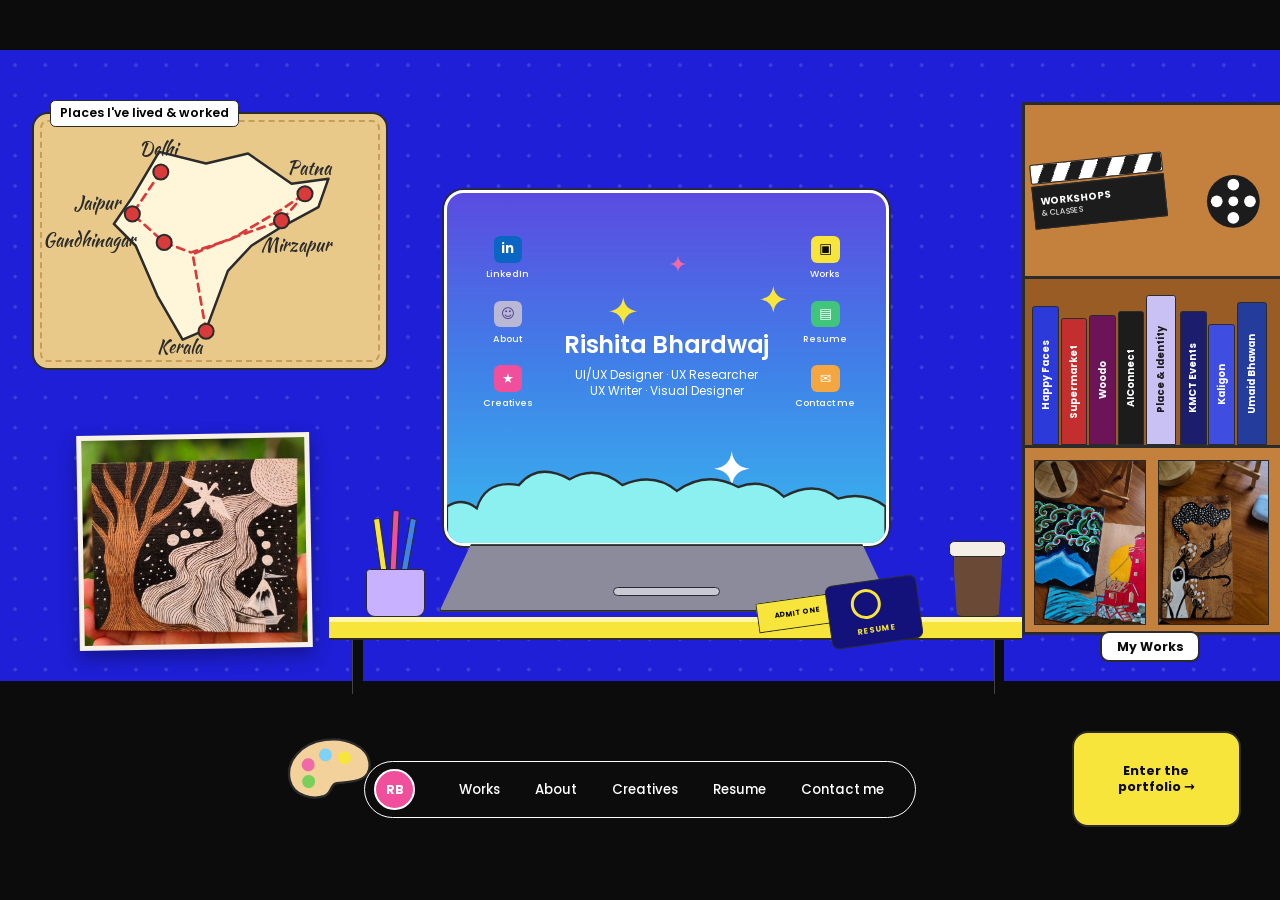
<file: index.html>
<!doctype html>
<html lang="en">
<head>
<meta charset="utf-8">
<meta name="viewport" content="width=device-width,initial-scale=1">
<title>Rishita Bhardwaj · UI/UX Designer · UX Researcher · UX Writer · Visual Designer</title>
<meta name="description" content="Rishita Bhardwaj: UI Designer, UX Researcher, UX Writer, UI/UX Designer and Visual Designer. Click around the desk to explore.">
<link rel="preconnect" href="https://fonts.googleapis.com"><link rel="preconnect" href="https://fonts.gstatic.com" crossorigin>
<link href="https://fonts.googleapis.com/css2?family=Caveat:wght@700&family=Kaushan+Script&family=Poppins:wght@400;500;600;700&display=swap" rel="stylesheet">
<link rel="stylesheet" href="assets/css/scene.css">
</head>
<body>
<div class="stage" id="stage">

  <!-- map: places lived and worked -->
  <a class="map" href="about.html#experience" aria-label="Places I've lived and worked: see my career">
    <span class="tag">Places I've lived &amp; worked</span>
    <svg viewBox="0 0 400 290" aria-hidden="true">
      <path d="M140 38 L196 52 L246 40 L298 76 L342 70 L330 104 L282 130 L250 150 L222 180 L196 250 L168 262 L138 210 L112 150 L86 124 L108 92 Z" fill="#fff5d8" stroke="#2b2b2b" stroke-width="3" stroke-linejoin="round"/>
      <path d="M142 62 L108 112 L146 146 L178 158 L226 142 L284 108 L314 88" fill="none" stroke="#d93a3a" stroke-width="3.2" stroke-dasharray="9 7" stroke-linecap="round"/>
      <path d="M314 88 L286 120 L224 142 L180 160 L196 252" fill="none" stroke="#d93a3a" stroke-width="3.2" stroke-dasharray="9 7" stroke-linecap="round"/>
      <g fill="#d93a3a" stroke="#2b2b2b" stroke-width="2.4"><circle cx="142" cy="62" r="9"/><circle cx="108" cy="112" r="9"/><circle cx="314" cy="88" r="9"/><circle cx="286" cy="120" r="9"/><circle cx="146" cy="146" r="9"/><circle cx="196" cy="252" r="9"/></g>
      <g font-family="Kaushan Script, cursive" font-size="21" fill="#2b2b2b"><text x="116" y="42">Delhi</text><text x="38" y="106">Jaipur</text><text x="326" y="72" text-anchor="start" dx="-34" dy="-8">Patna</text><text x="262" y="156">Mirzapur</text><text x="2" y="150">Gandhinagar</text><text x="138" y="278">Kerala</text></g>
    </svg>
  </a>

  <!-- hand-drawn art on the wall -->
  <a class="frame" href="workshops.html#creatives" aria-label="Creatives: things I make by hand"><img src="assets/img/art-tree.jpg" alt="Hand-painted wooden tile of a tree"></a>

  <!-- laptop -->
  <div class="laptop">
    <div class="screen">
      <div class="side left">
        <a href="https://linkedin.com/in/rishitabhardwaj378" target="_blank" rel="noopener"><i class="ic li">in</i><span>LinkedIn</span></a>
        <a href="about.html"><i class="ic ab">☺</i><span>About</span></a>
        <a href="workshops.html#creatives"><i class="ic cr">★</i><span>Creatives</span></a>
      </div>
      <div class="hello"><h1>Rishita Bhardwaj</h1><p>UI/UX Designer · UX Researcher<br>UX Writer · Visual Designer</p></div>
      <svg class="sp s1" viewBox="0 0 40 40"><path d="M20 0 Q22 18 40 20 Q22 22 20 40 Q18 22 0 20 Q18 18 20 0Z" fill="#f7e53c"/></svg>
      <svg class="sp s2" viewBox="0 0 40 40"><path d="M20 0 Q22 18 40 20 Q22 22 20 40 Q18 22 0 20 Q18 18 20 0Z" fill="#f7e53c"/></svg>
      <svg class="sp s3" viewBox="0 0 40 40"><path d="M20 0 Q22 18 40 20 Q22 22 20 40 Q18 22 0 20 Q18 18 20 0Z" fill="#fff"/></svg>
      <svg class="sp s4" viewBox="0 0 40 40"><path d="M20 0 Q22 18 40 20 Q22 22 20 40 Q18 22 0 20 Q18 18 20 0Z" fill="#f06aa8"/></svg>
      <div class="side right">
        <a href="works.html"><i class="ic wk">▣</i><span>Works</span></a>
        <a href="assets/files/Rishita_Bhardwaj_Resume.pdf" target="_blank" rel="noopener"><i class="ic rs">▤</i><span>Resume</span></a>
        <a href="mailto:bhardwajris378@gmail.com"><i class="ic ct">✉</i><span>Contact me</span></a>
      </div>
      <svg class="cloud" viewBox="0 0 500 90" preserveAspectRatio="none" aria-hidden="true"><path d="M0 90 V50 Q18 40 34 52 Q44 22 82 28 Q104 4 140 22 Q170 6 200 28 Q236 14 262 34 Q296 12 332 30 Q362 20 384 40 Q420 22 446 42 Q476 34 500 50 V90Z" fill="#8cf0f0" stroke="#2b2b2b" stroke-width="2.5"/></svg>
    </div>
    <div class="base"><i></i></div>
  </div>

  <!-- desk -->
  <div class="desk"></div><div class="leg l1"></div><div class="leg l2"></div>
  <div class="pencils" aria-hidden="true"><b class="p1"></b><b class="p2"></b><b class="p3"></b><span></span></div>
  <div class="coffee" aria-hidden="true"><s></s><span></span></div>
  <div class="ticket" aria-hidden="true">ADMIT ONE</div>
  <a class="resume" href="assets/files/Rishita_Bhardwaj_Resume.pdf" target="_blank" rel="noopener" aria-label="Resume (PDF)"><i></i><b>RESUME</b></a>

  <!-- bookshelf -->
  <div class="shelf">
    <div class="row top">
      <a class="clap" href="workshops.html" aria-label="Workshops and classes"><span class="stripes"></span><span class="board">WORKSHOPS<small>&amp; CLASSES</small></span></a>
      <svg class="reel" viewBox="0 0 60 60" aria-hidden="true"><circle cx="30" cy="30" r="27" fill="#1c1c1c"/><g fill="#fff"><circle cx="30" cy="30" r="5"/><circle cx="30" cy="13" r="6"/><circle cx="30" cy="47" r="6"/><circle cx="13" cy="30" r="6"/><circle cx="47" cy="30" r="6"/></g></svg>
    </div>
    <div class="row mid">
      <a class="book b1" href="works.html#happy-faces"><span>Happy Faces</span></a>
      <a class="book b2" href="works.html#supermarket"><span>Supermarket</span></a>
      <a class="book b8" href="works.html#woodo"><span>Woodo</span></a>
      <a class="book b3" href="works.html#aiconnect"><span>AIConnect</span></a>
      <a class="book b4" href="works.html#place"><span>Place &amp; Identity</span></a>
      <a class="book b5" href="works.html#kmct-events"><span>KMCT Events</span></a>
      <a class="book b6" href="works.html#kaligon"><span>Kaligon</span></a>
      <a class="book b7" href="works.html#umaid"><span>Umaid Bhawan</span></a>
    </div>
    <div class="row low">
      <a href="workshops.html#creatives" aria-label="Creatives"><img src="assets/img/art-colour.jpg" alt="Painted wooden tiles"></a>
      <a href="workshops.html#creatives" aria-label="Creatives"><img src="assets/img/art-wood.jpg" alt="Carved wooden panel"></a>
    </div>
  </div>
  <a class="mywork" href="works.html">My Works</a>

  <!-- floor items -->
  <svg class="palette" viewBox="0 0 100 70" aria-hidden="true"><path d="M50 4C22 4 4 22 6 42c2 18 22 24 34 22 10-2 8-12 16-12 12 0 38 6 38-18C94 18 74 4 50 4Z" fill="#f2d19a" stroke="#2b2b2b" stroke-width="2.5"/><circle cx="28" cy="28" r="7" fill="#f06aa8"/><circle cx="48" cy="20" r="7" fill="#7fd1f7"/><circle cx="68" cy="26" r="7" fill="#f7e53c"/><circle cx="26" cy="46" r="7" fill="#78d05a"/></svg>
  <nav class="dock" aria-label="Quick links">
    <a class="rb" href="home.html" aria-label="Home">RB</a>
    <a href="works.html">Works</a><a href="about.html">About</a><a href="workshops.html#creatives">Creatives</a><a href="assets/files/Rishita_Bhardwaj_Resume.pdf" target="_blank" rel="noopener">Resume</a><a href="mailto:bhardwajris378@gmail.com">Contact me</a>
  </nav>
  <a class="suitcase" href="home.html" aria-label="Enter the portfolio"><i></i><b>Enter the<br>portfolio →</b></a>
</div>
<nav class="m-nav" aria-label="Site pages"><a href="home.html">Home</a><a href="about.html">About &amp; Career</a><a href="works.html">Works</a><a href="workshops.html">Workshops &amp; Creatives</a><a href="mailto:bhardwajris378@gmail.com">Contact me</a></nav>
</body>
</html>
</file>
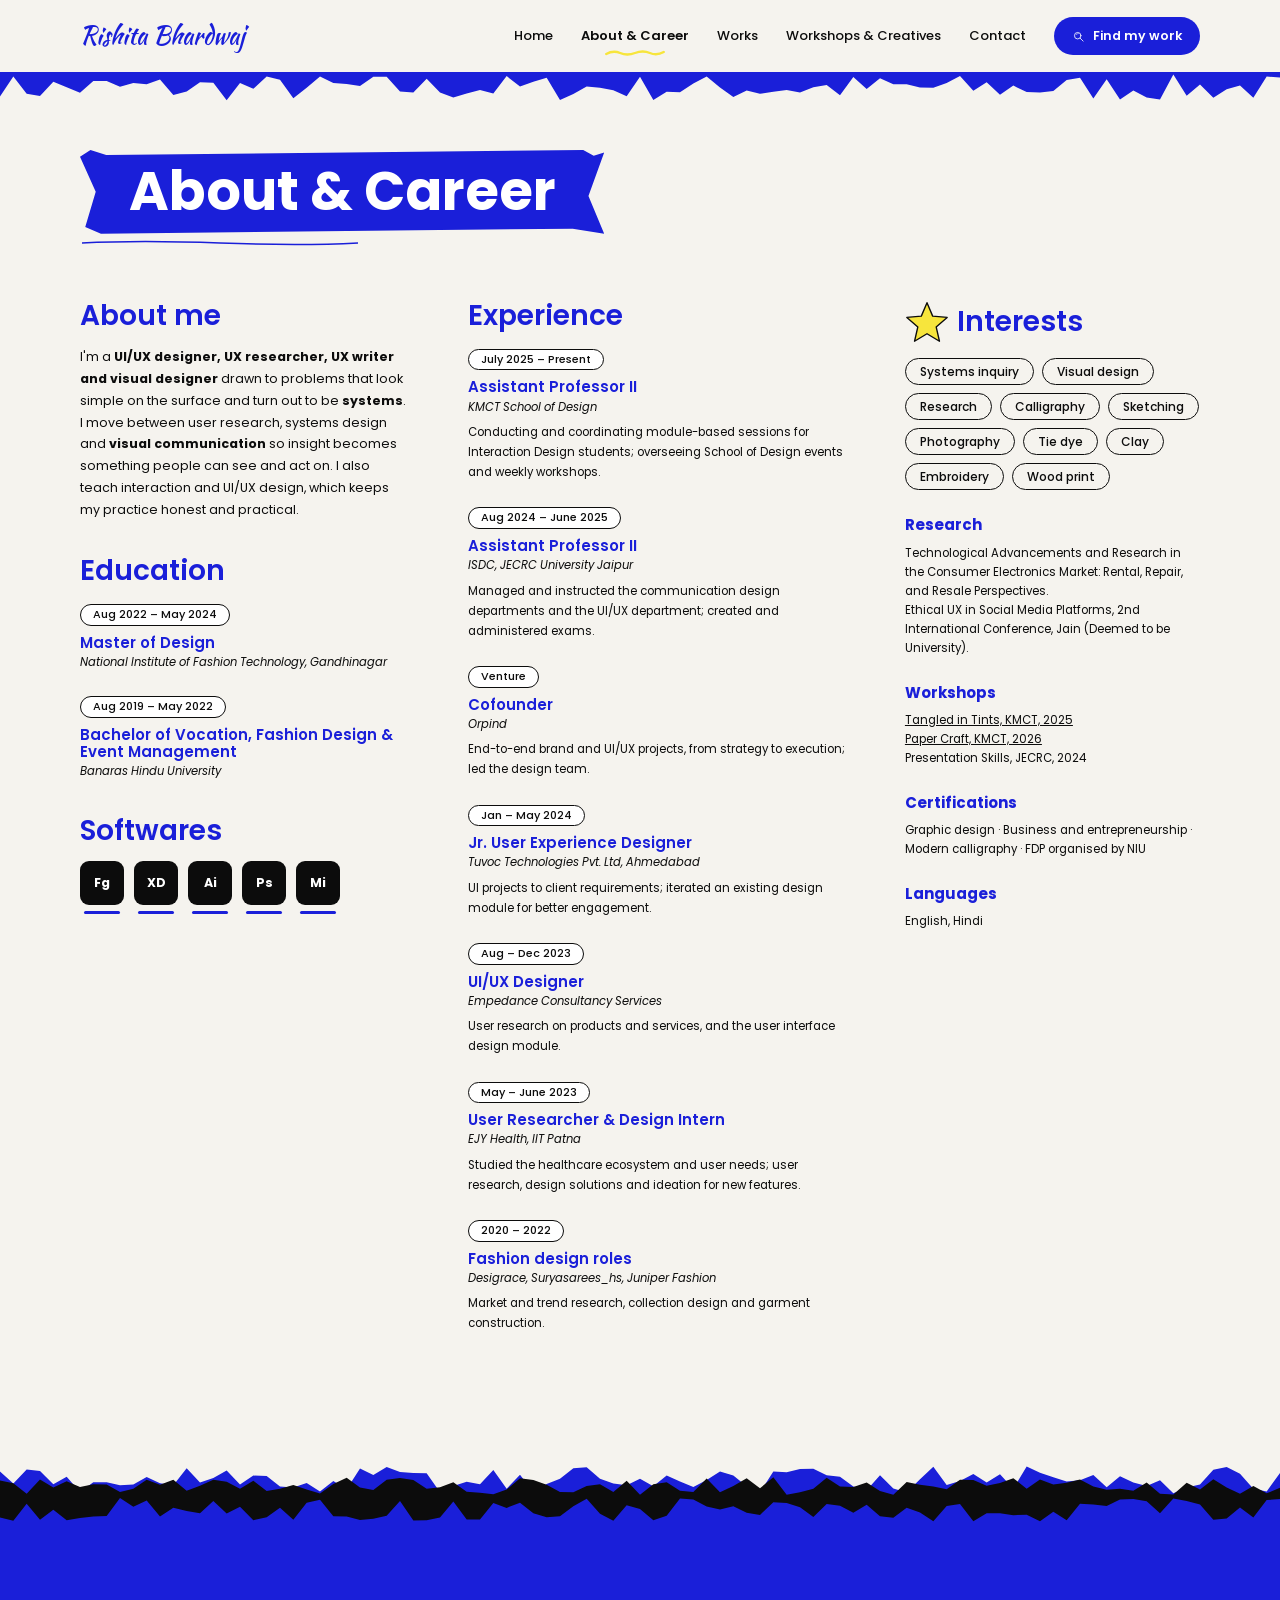
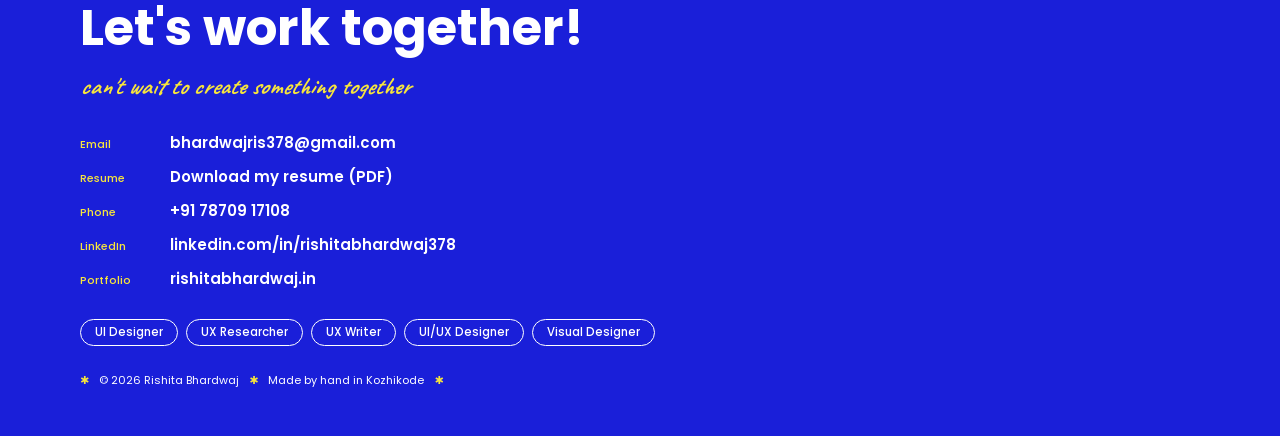
<file: about.html>
<!doctype html>
<html lang="en">
<head>
<meta charset="utf-8">
<meta name="viewport" content="width=device-width,initial-scale=1">
<title>About & Career · Rishita Bhardwaj · UI/UX Designer · UX Researcher · UX Writer · Visual Designer</title>
<meta name="description" content="Rishita Bhardwaj: UI Designer, UX Researcher, UX Writer, UI/UX Designer and Visual Designer, based in Kozhikode.">
<link rel="preconnect" href="https://fonts.googleapis.com"><link rel="preconnect" href="https://fonts.gstatic.com" crossorigin>
<link href="https://fonts.googleapis.com/css2?family=Caveat:wght@700&family=Gochi+Hand&family=Inter:wght@500;700;800&family=Kaushan+Script&family=Poppins:wght@400;500;600;700&display=swap" rel="stylesheet">
<link rel="stylesheet" href="assets/css/style.css">
</head>
<body class="">
<header class="site-header">
 <div class="wrap">
  <a class="logo" href="index.html" aria-label="Rishita Bhardwaj, back to the desk">Rishita Bhardwaj</a>
  <button class="menu-btn" aria-label="Menu" aria-expanded="false">☰</button>
  <nav class="nav" aria-label="Main">
   <a class="nl" href="home.html">Home</a>
   <a class="nl on" href="about.html" aria-current=page>About &amp; Career</a>
   <a class="nl" href="works.html">Works</a>
   <a class="nl" href="workshops.html">Workshops &amp; Creatives</a>
   <a class="nl" href="#contact">Contact</a>
   <a class="btn-find" href="works.html"><svg viewBox="0 0 48 48" fill="none" stroke="#fff" stroke-width="3" stroke-linecap="round"><circle cx="21" cy="21" r="12"/><path d="M30 30 L41 41"/><path d="M15 17 Q18 13 23 13" stroke-width="2"/></svg>Find my work</a>
  </nav>
 </div>
</header>
<main>

<section class="about">
 <span class="torn top" data-fill="#1a1fd9" ></span>
 <div class="wrap">
  <div class="head"><h1 class="brush" style="color:#fff">About &amp; Career</h1><span class="underline-hand"></span></div>
  <div class="cols">
   <div class="col">
    <section><h2>About me</h2>
     <p>I'm a <b>UI/UX designer, UX researcher, UX writer and visual designer</b> drawn to problems that look simple on the surface and turn out to be <b>systems</b>. I move between user research, systems design and <b>visual communication</b> so insight becomes something people can see and act on. I also teach interaction and UI/UX design, which keeps my practice honest and practical.</p></section>
    <section><h2>Education</h2>
     <div class="tl"><span class="when">Aug 2022 – May 2024</span><h3>Master of Design</h3><em>National Institute of Fashion Technology, Gandhinagar</em></div>
     <div class="tl"><span class="when">Aug 2019 – May 2022</span><h3>Bachelor of Vocation, Fashion Design &amp; Event Management</h3><em>Banaras Hindu University</em></div></section>
    <section><h2>Softwares</h2>
     <div class="softwares"><span class="sw" title="Figma">Fg</span><span class="sw" title="Adobe XD">XD</span><span class="sw" title="Illustrator">Ai</span><span class="sw" title="Photoshop">Ps</span><span class="sw" title="Miro">Mi</span></div></section>
   </div>
   <div class="col" id="experience">
    <h2>Experience</h2>
    <div class="tl"><span class="when">July 2025 – Present</span><h3>Assistant Professor II</h3><em>KMCT School of Design</em><p>Conducting and coordinating module-based sessions for Interaction Design students; overseeing School of Design events and weekly workshops.</p></div>
    <div class="tl"><span class="when">Aug 2024 – June 2025</span><h3>Assistant Professor II</h3><em>ISDC, JECRC University Jaipur</em><p>Managed and instructed the communication design departments and the UI/UX department; created and administered exams.</p></div>
    <div class="tl"><span class="when">Venture</span><h3>Cofounder</h3><em>Orpind</em><p>End-to-end brand and UI/UX projects, from strategy to execution; led the design team.</p></div>
    <div class="tl"><span class="when">Jan – May 2024</span><h3>Jr. User Experience Designer</h3><em>Tuvoc Technologies Pvt. Ltd, Ahmedabad</em><p>UI projects to client requirements; iterated an existing design module for better engagement.</p></div>
    <div class="tl"><span class="when">Aug – Dec 2023</span><h3>UI/UX Designer</h3><em>Empedance Consultancy Services</em><p>User research on products and services, and the user interface design module.</p></div>
    <div class="tl"><span class="when">May – June 2023</span><h3>User Researcher &amp; Design Intern</h3><em>EJY Health, IIT Patna</em><p>Studied the healthcare ecosystem and user needs; user research, design solutions and ideation for new features.</p></div>
    <div class="tl"><span class="when">2020 – 2022</span><h3>Fashion design roles</h3><em>Desigrace, Suryasarees_hs, Juniper Fashion</em><p>Market and trend research, collection design and garment construction.</p></div>
   </div>
   <div class="col side interests">
    <h2><svg viewBox="0 0 48 48"><path d="M24 3l6.2 14.6L46 19l-12 10.4L37.6 45 24 36.8 10.4 45 14 29.4 2 19l15.8-1.4z" fill="#f7e53c" stroke="#0c0c0c" stroke-width="1.5" stroke-linejoin="round"/></svg>Interests</h2>
    <div class="pills"><span class="pill">Systems inquiry</span><span class="pill">Visual design</span><span class="pill">Research</span><span class="pill">Calligraphy</span><span class="pill">Sketching</span><span class="pill">Photography</span><span class="pill">Tie dye</span><span class="pill">Clay</span><span class="pill">Embroidery</span><span class="pill">Wood print</span></div>
    <h3>Research</h3><p>Technological Advancements and Research in the Consumer Electronics Market: Rental, Repair, and Resale Perspectives.<br>Ethical UX in Social Media Platforms, 2nd International Conference, Jain (Deemed to be University).</p>
    <h3>Workshops</h3><p><a href="workshops.html#tangled">Tangled in Tints, KMCT, 2025</a><br><a href="workshops.html#paper">Paper Craft, KMCT, 2026</a><br>Presentation Skills, JECRC, 2024</p>
    <h3>Certifications</h3><p>Graphic design · Business and entrepreneurship · Modern calligraphy · FDP organised by NIU</p>
    <h3>Languages</h3><p>English, Hindi</p>
   </div>
  </div>
 </div>
 <span class="torn bottom" data-fill="#1a1fd9" ></span><span class="torn bottom" data-fill="#0c0c0c" style="height:22px"></span>
</section>
</main>
<footer class="site-footer" id="contact">
 <span class="torn top" data-fill="#0c0c0c"></span>
 <div class="wrap">
  <h2>Let's work together!</h2>
  <p class="script">can't wait to create something together</p>
  <dl class="contact-list">
   <dt>Email</dt><dd><a href="mailto:bhardwajris378@gmail.com">bhardwajris378@gmail.com</a></dd>
   <dt>Resume</dt><dd><a href="assets/files/Rishita_Bhardwaj_Resume.pdf" target="_blank" rel="noopener" download>Download my resume (PDF)</a></dd>
   <dt>Phone</dt><dd><a href="tel:+917870917108">+91 78709 17108</a></dd>
   <dt>LinkedIn</dt><dd><a href="https://linkedin.com/in/rishitabhardwaj378" target="_blank" rel="noopener">linkedin.com/in/rishitabhardwaj378</a></dd>
   <dt>Portfolio</dt><dd><a href="https://rishitabhardwaj.in" target="_blank" rel="noopener">rishitabhardwaj.in</a></dd>
  </dl>
  <div class="pills on-dark"><span class="pill">UI Designer</span><span class="pill">UX Researcher</span><span class="pill">UX Writer</span><span class="pill">UI/UX Designer</span><span class="pill">Visual Designer</span></div>
  <p class="copy"><b>✱</b> © 2026 Rishita Bhardwaj <b>✱</b> Made by hand in Kozhikode <b>✱</b></p>
 </div>
</footer>
<script src="assets/js/site.js"></script>
</body>
</html>
</file>
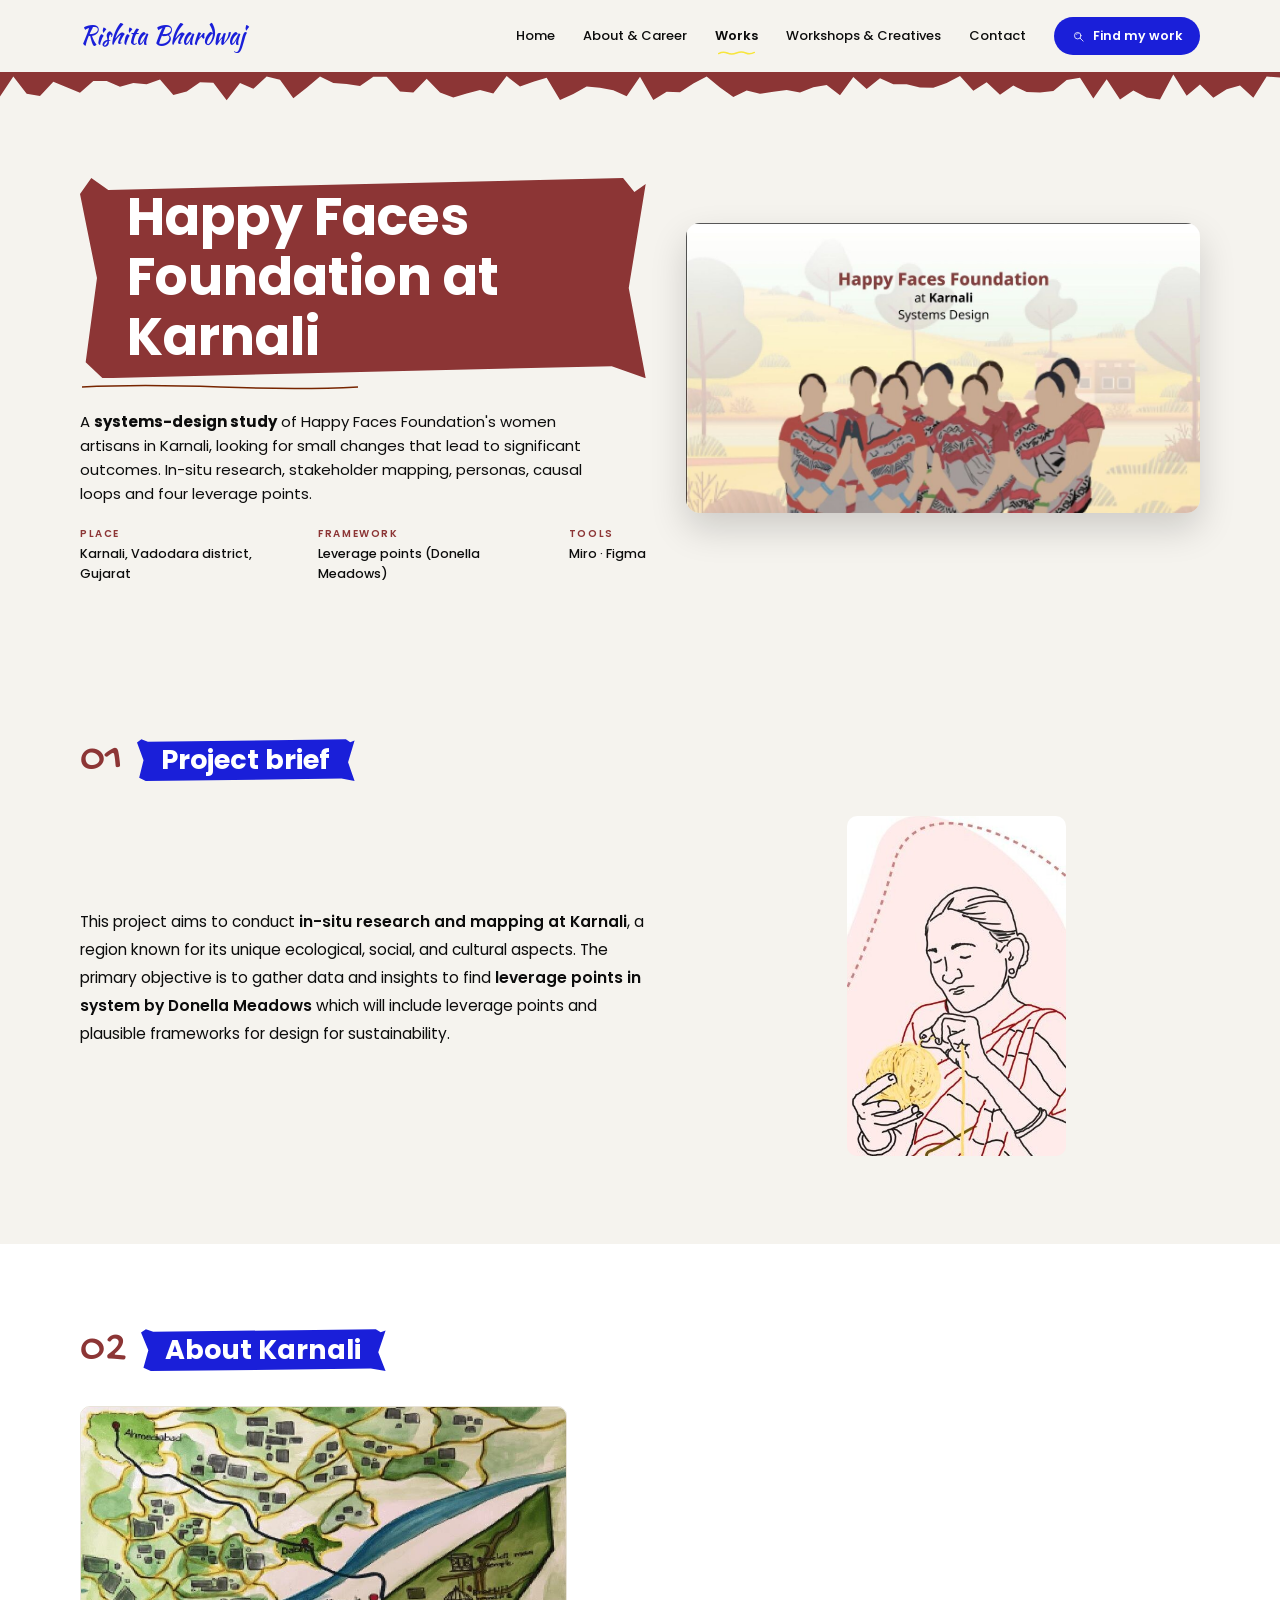
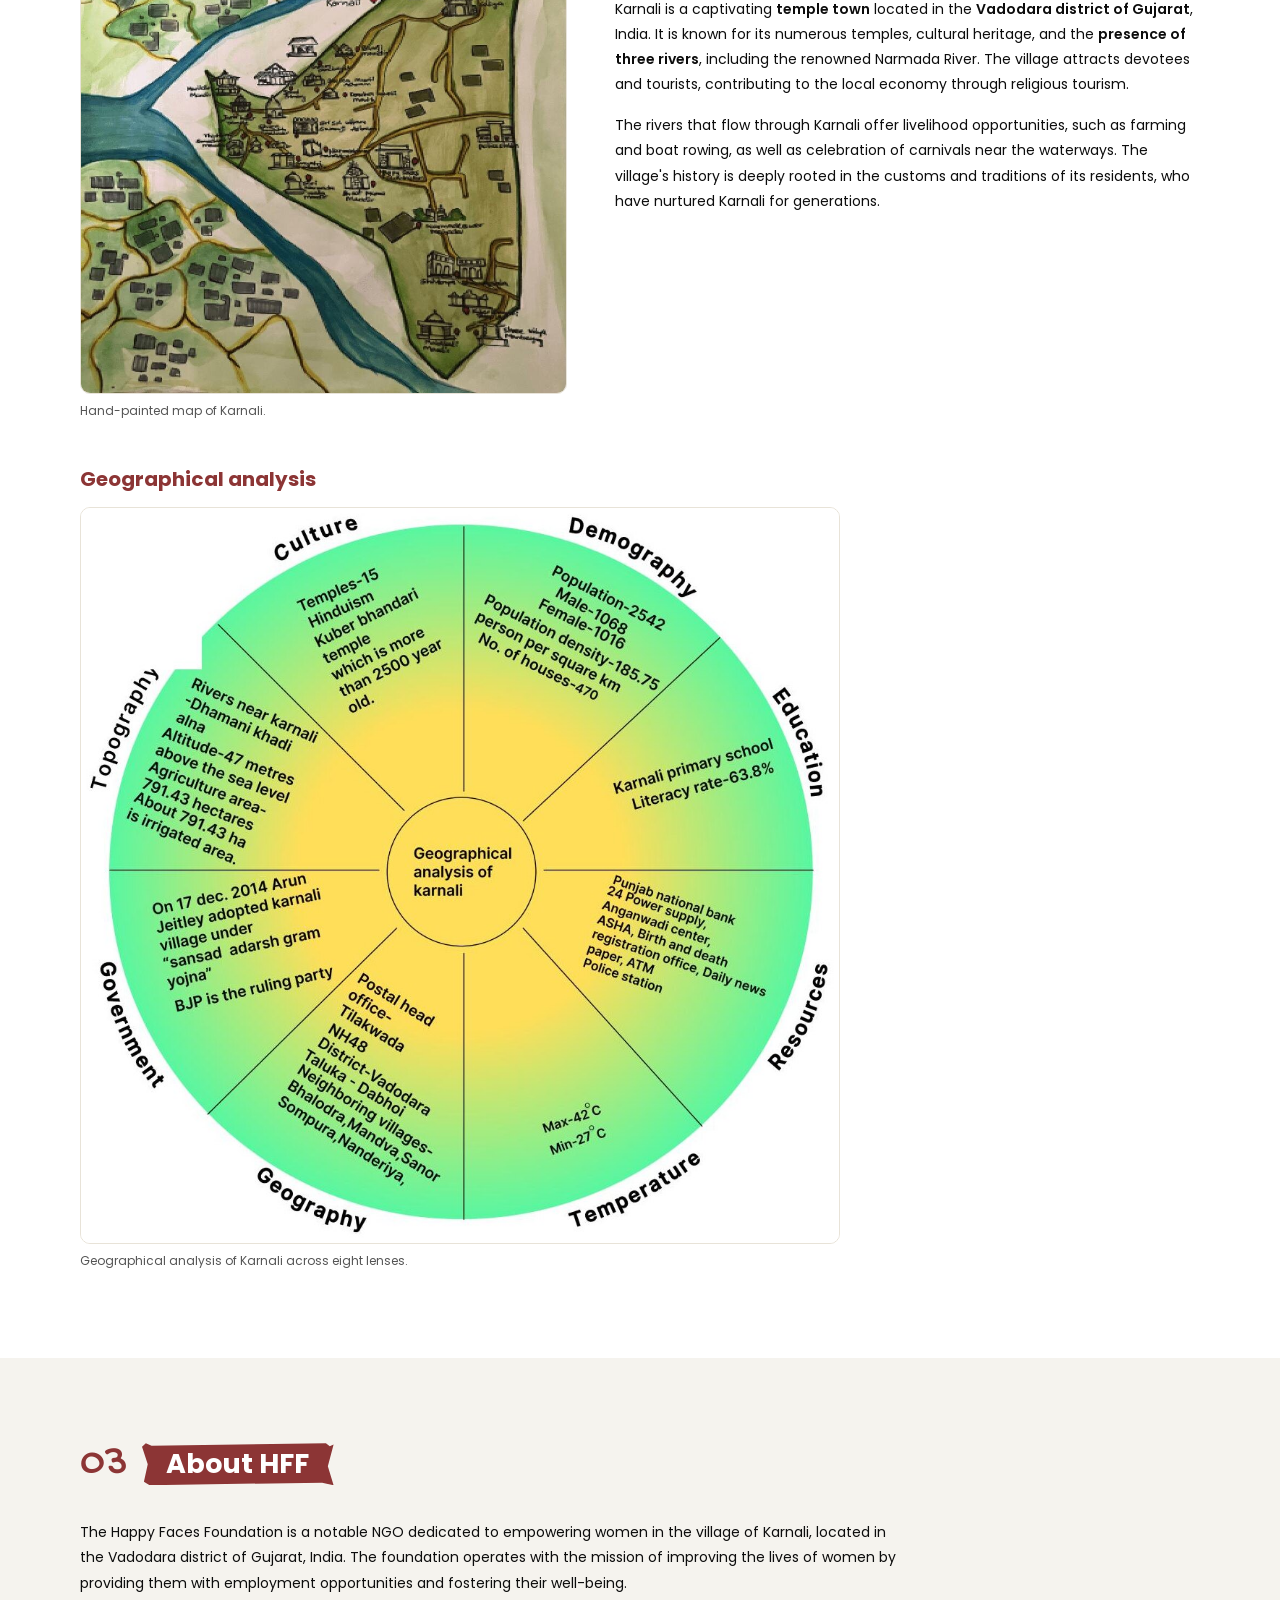
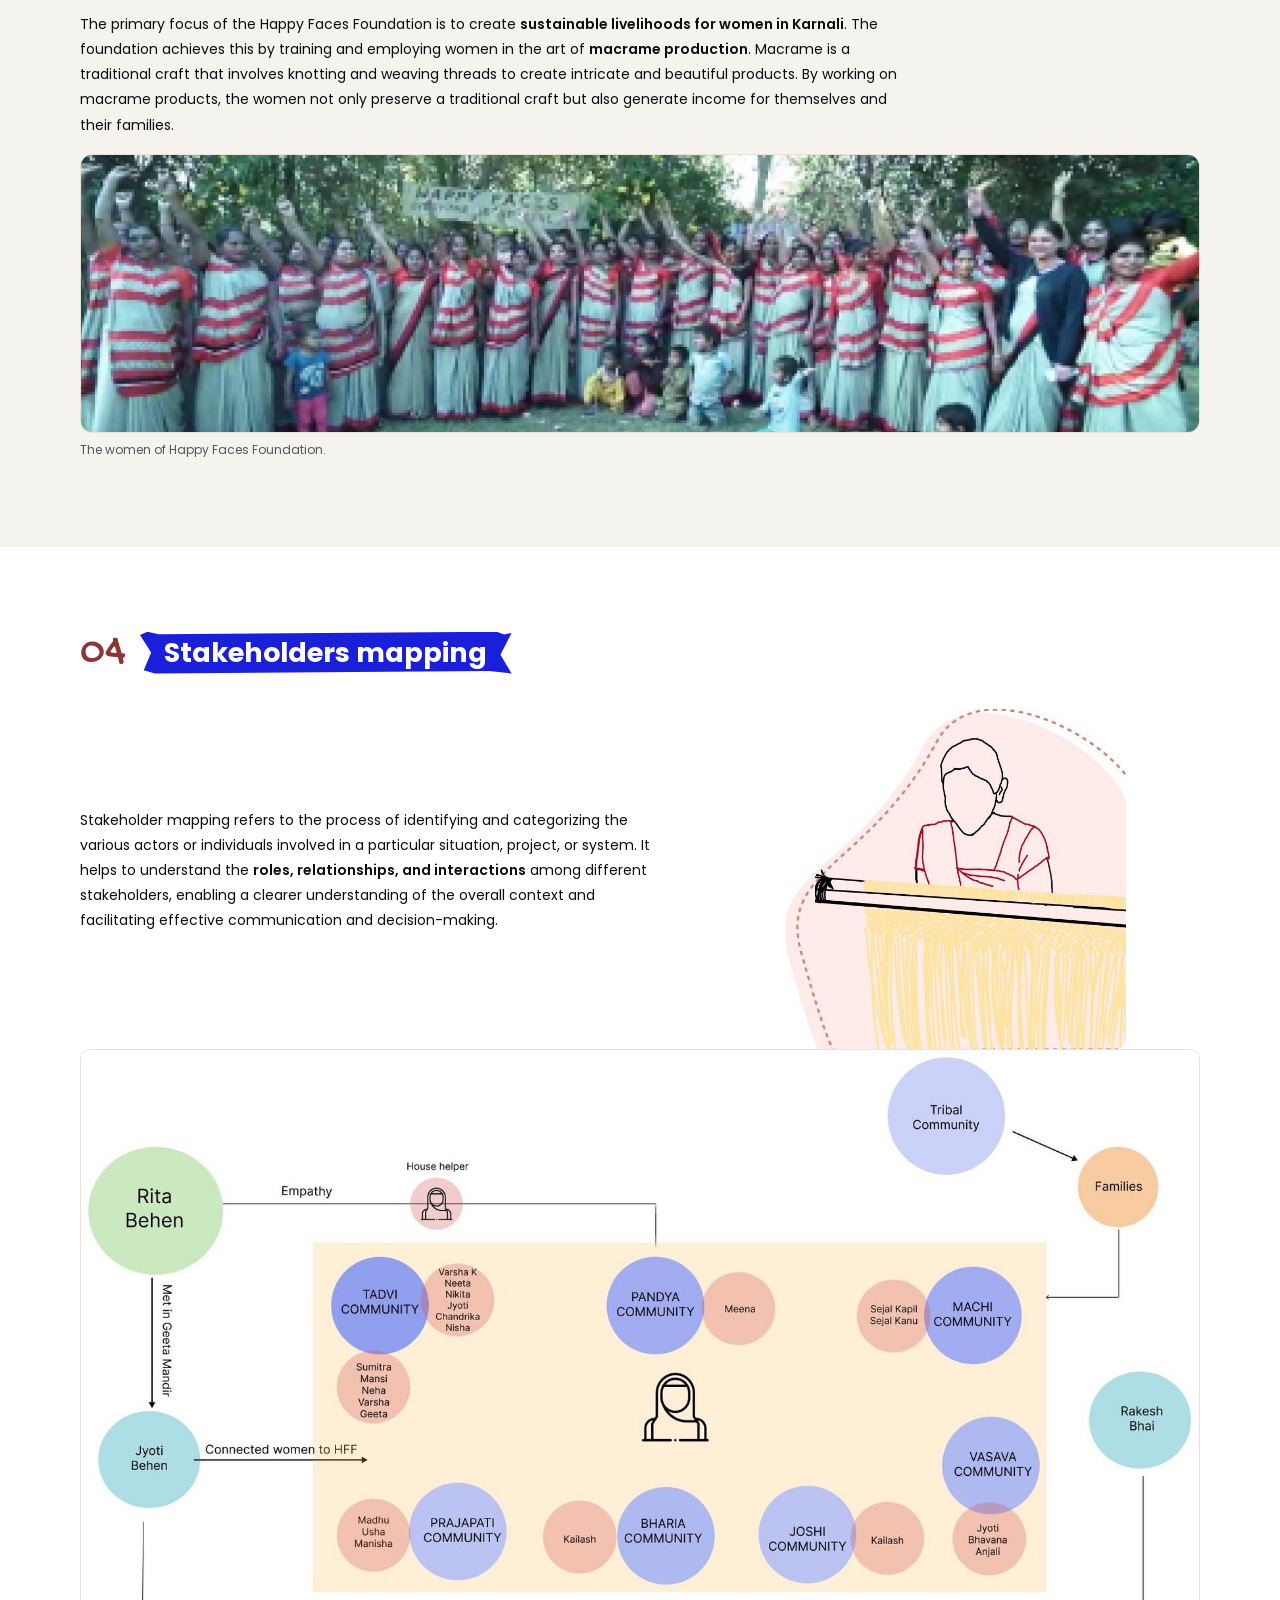
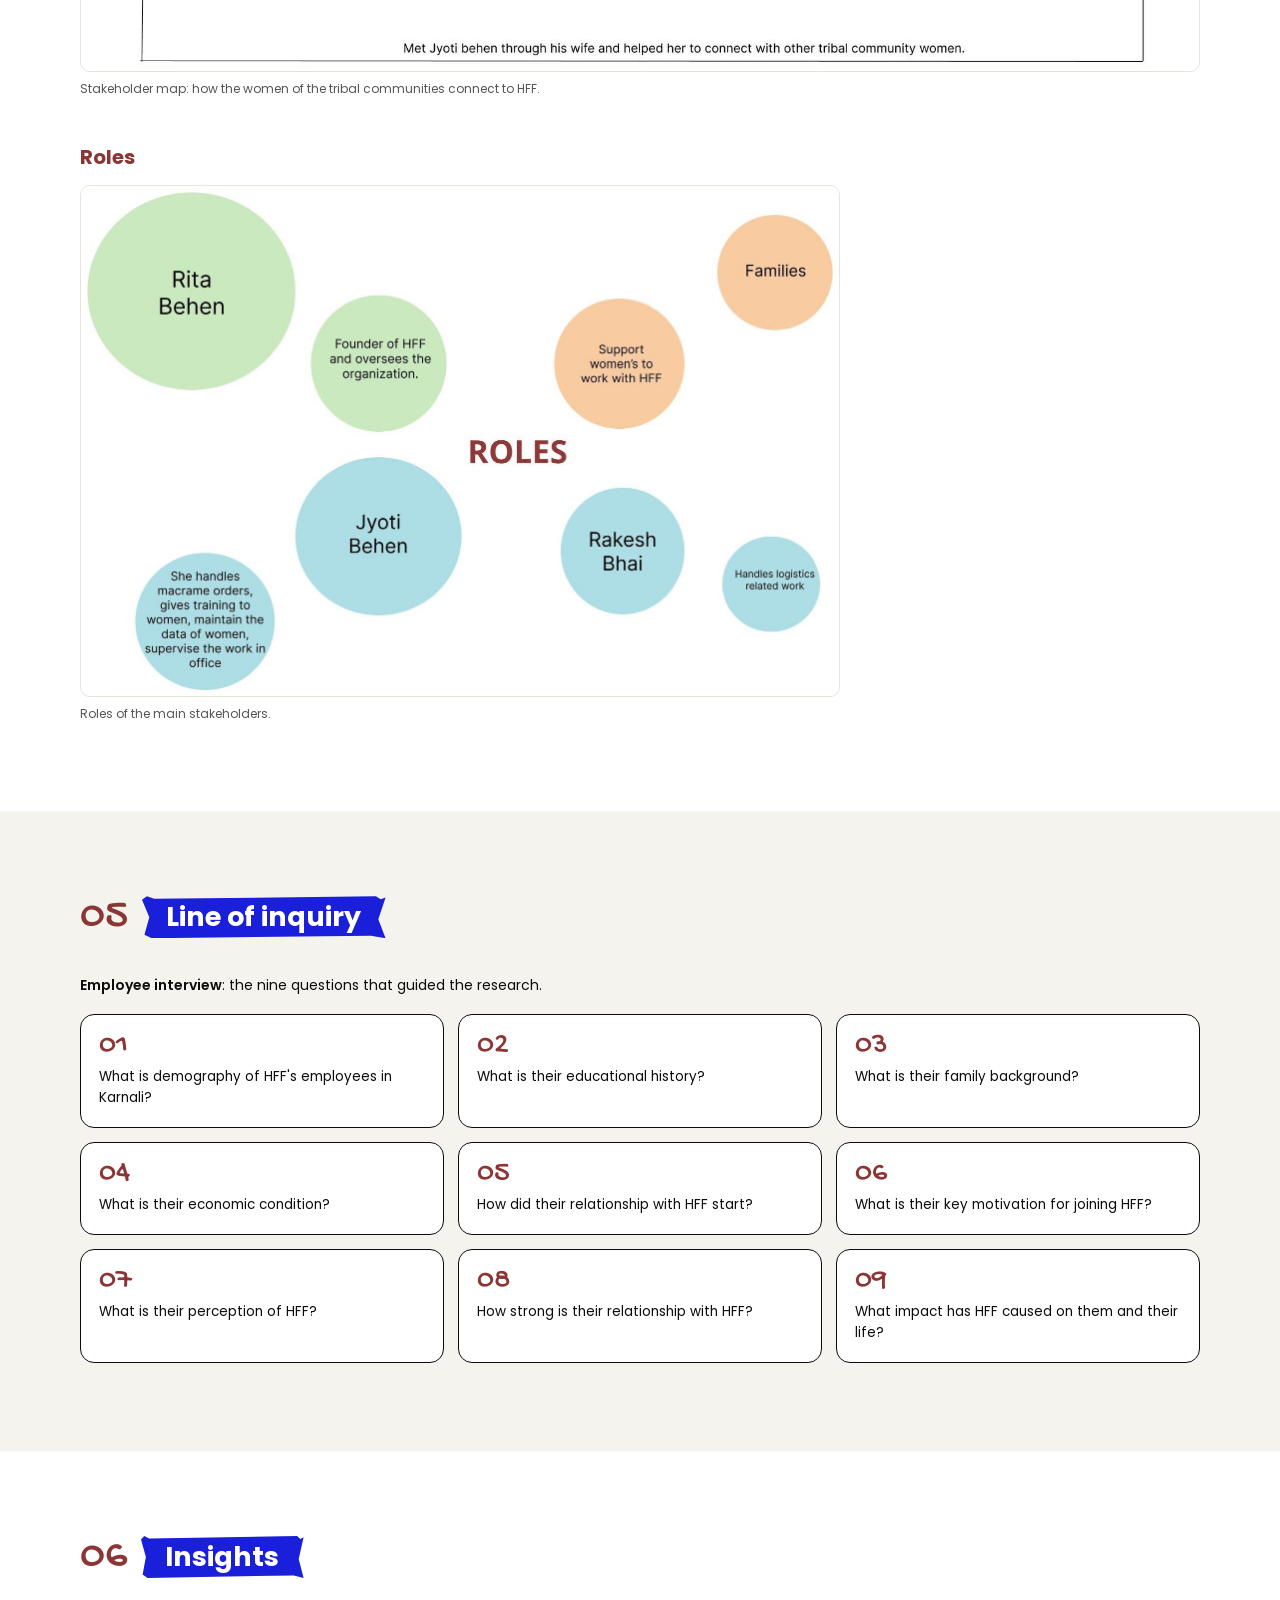
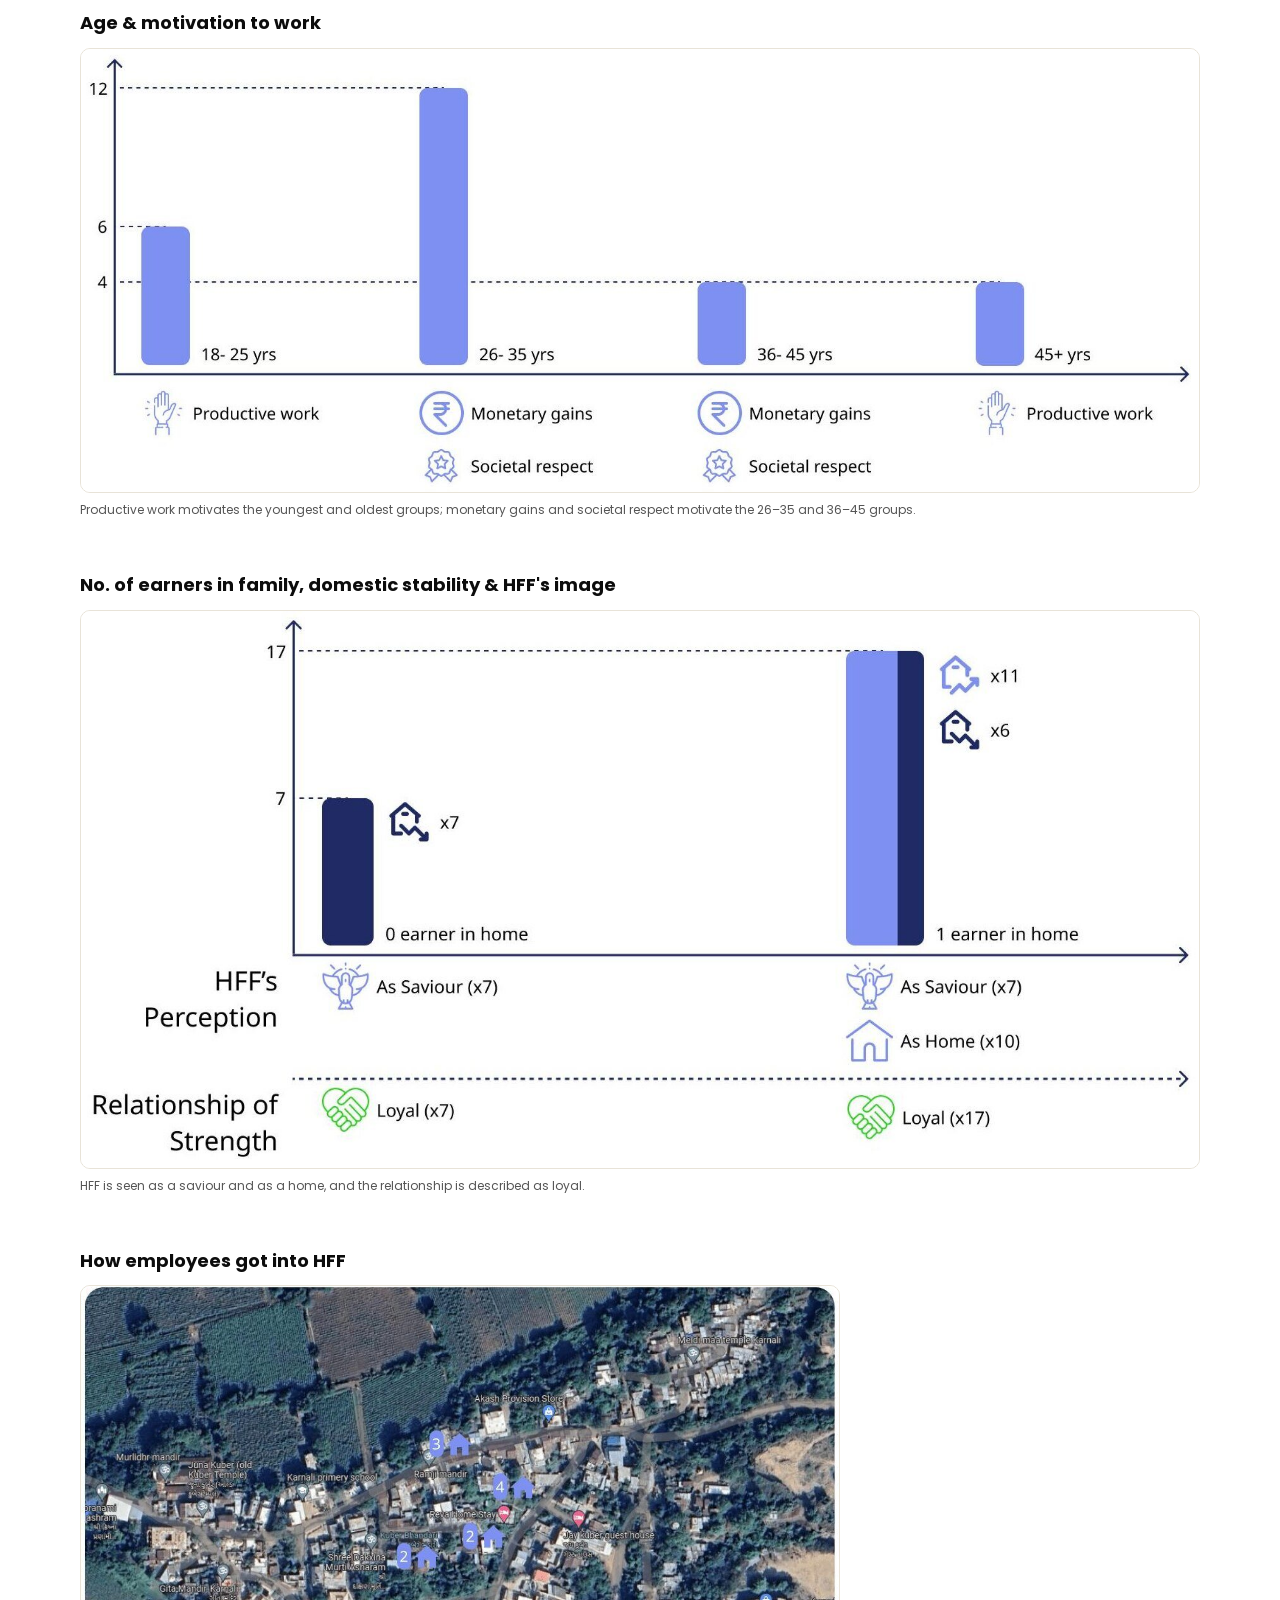
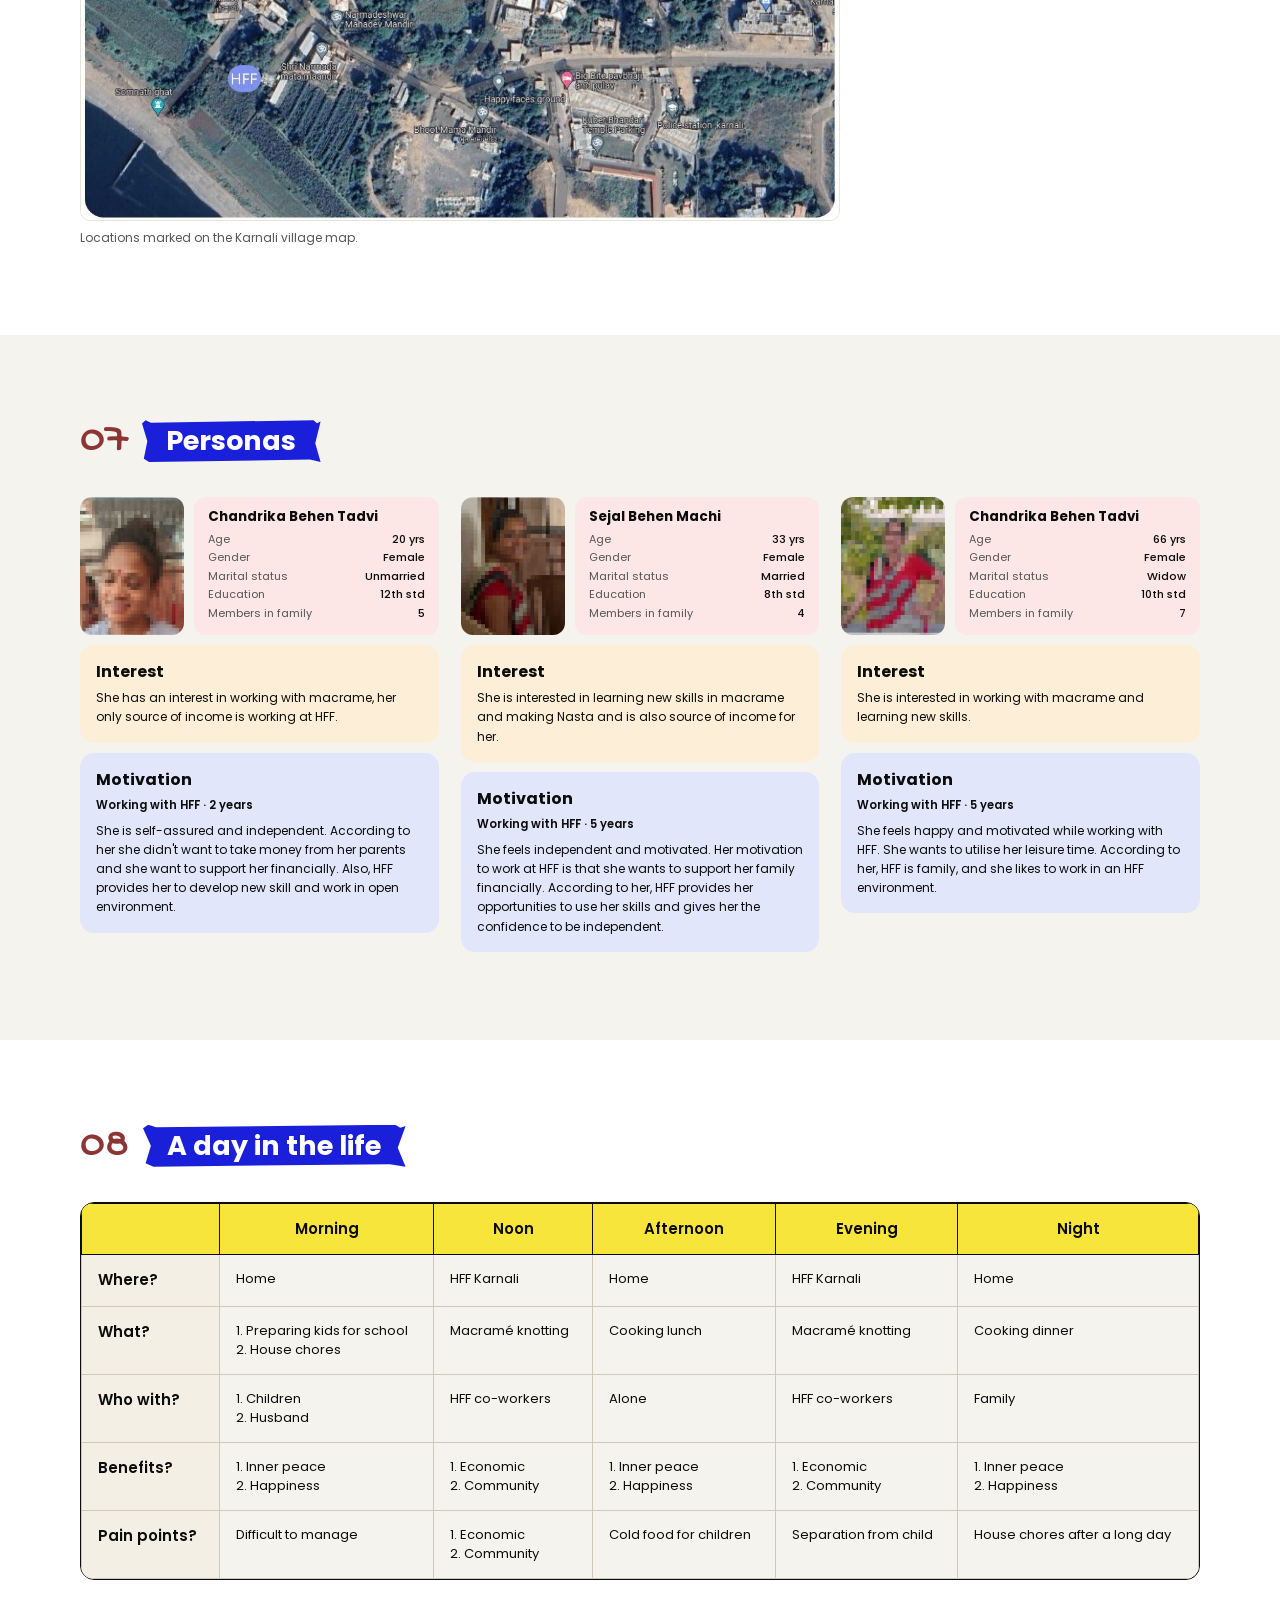
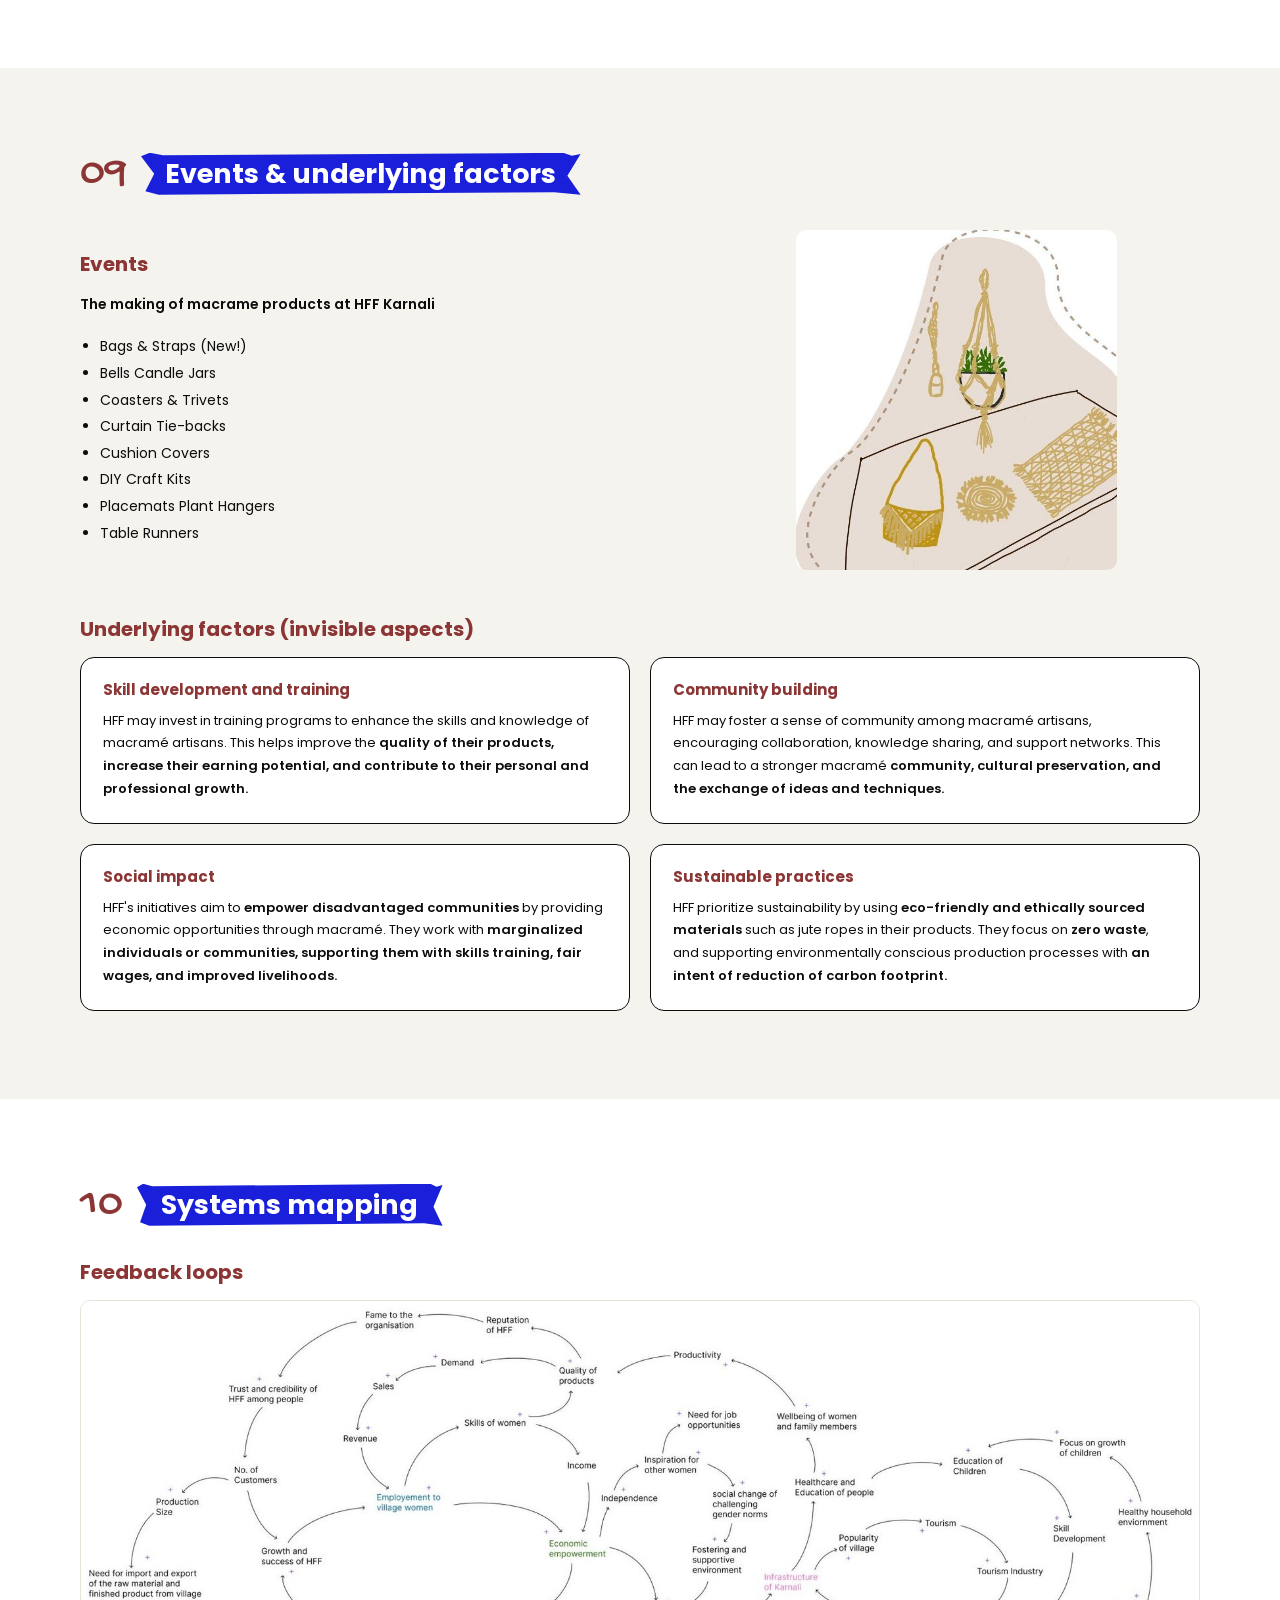
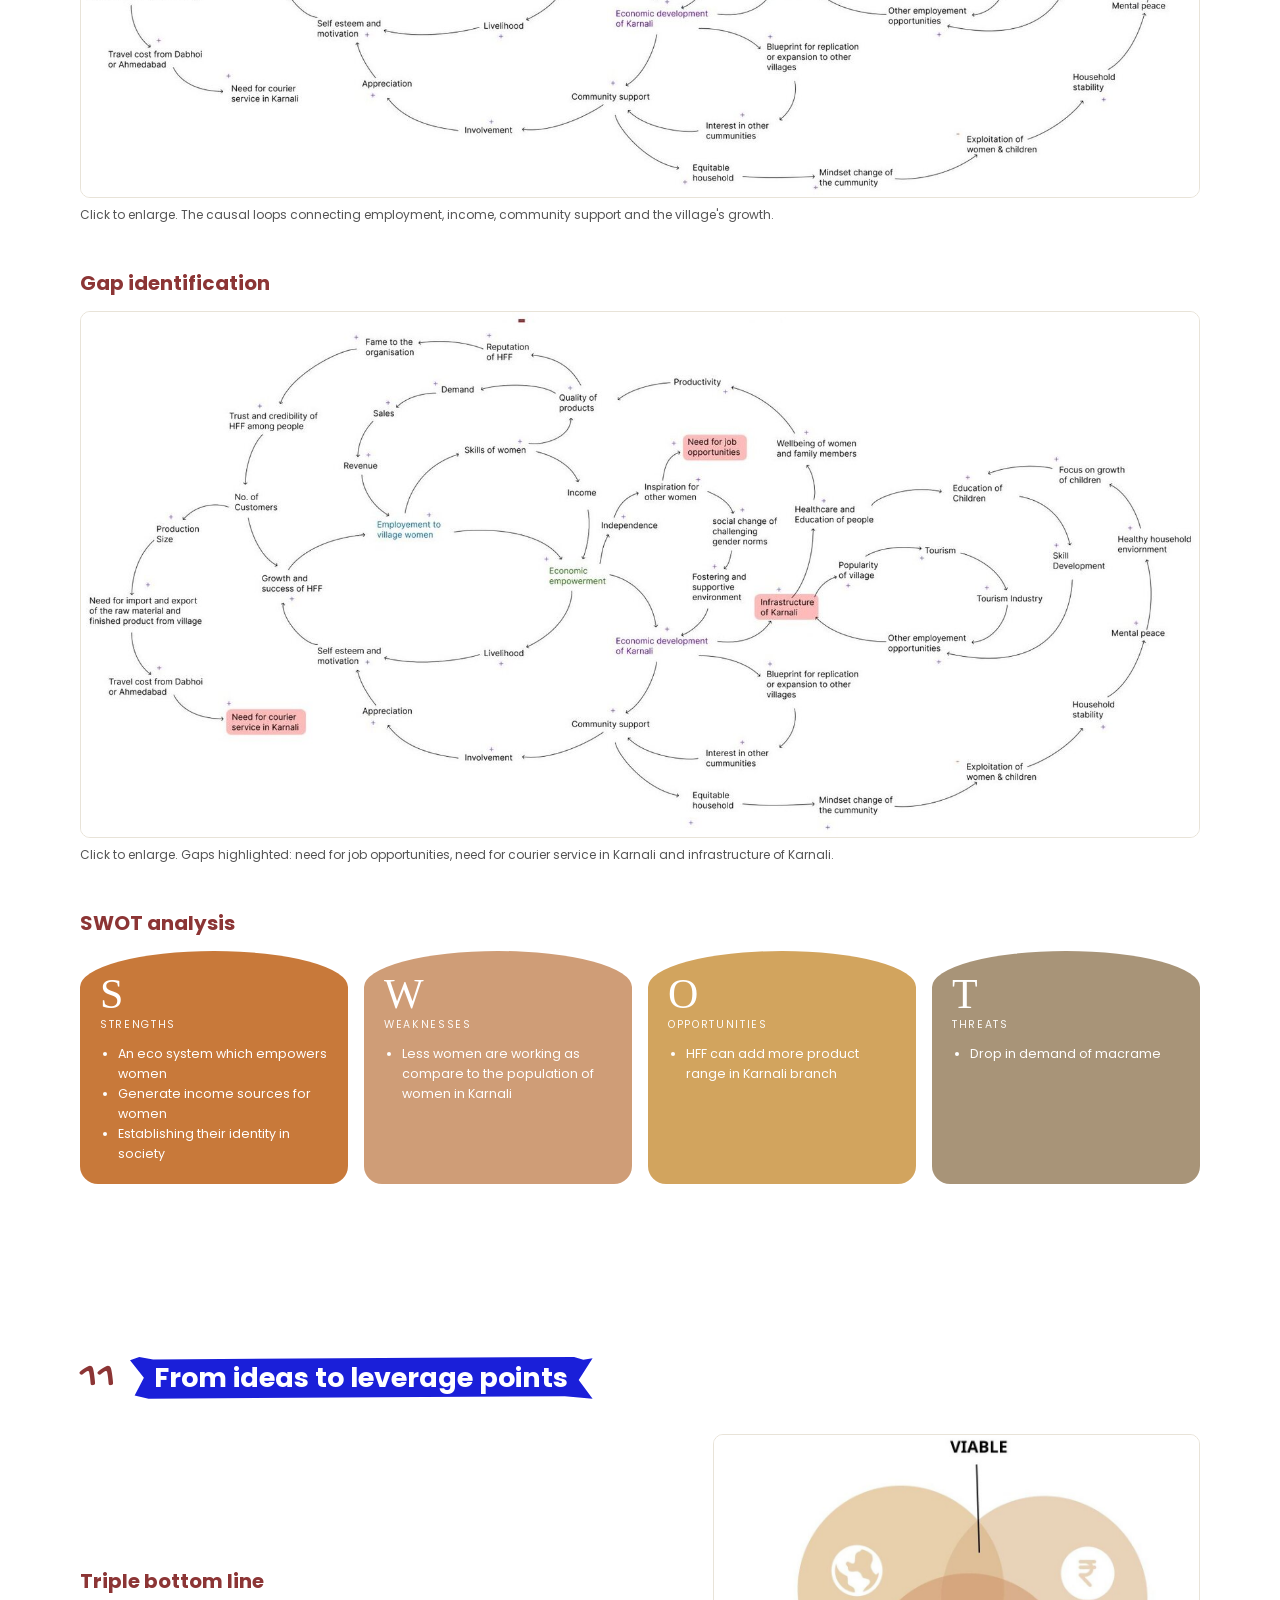
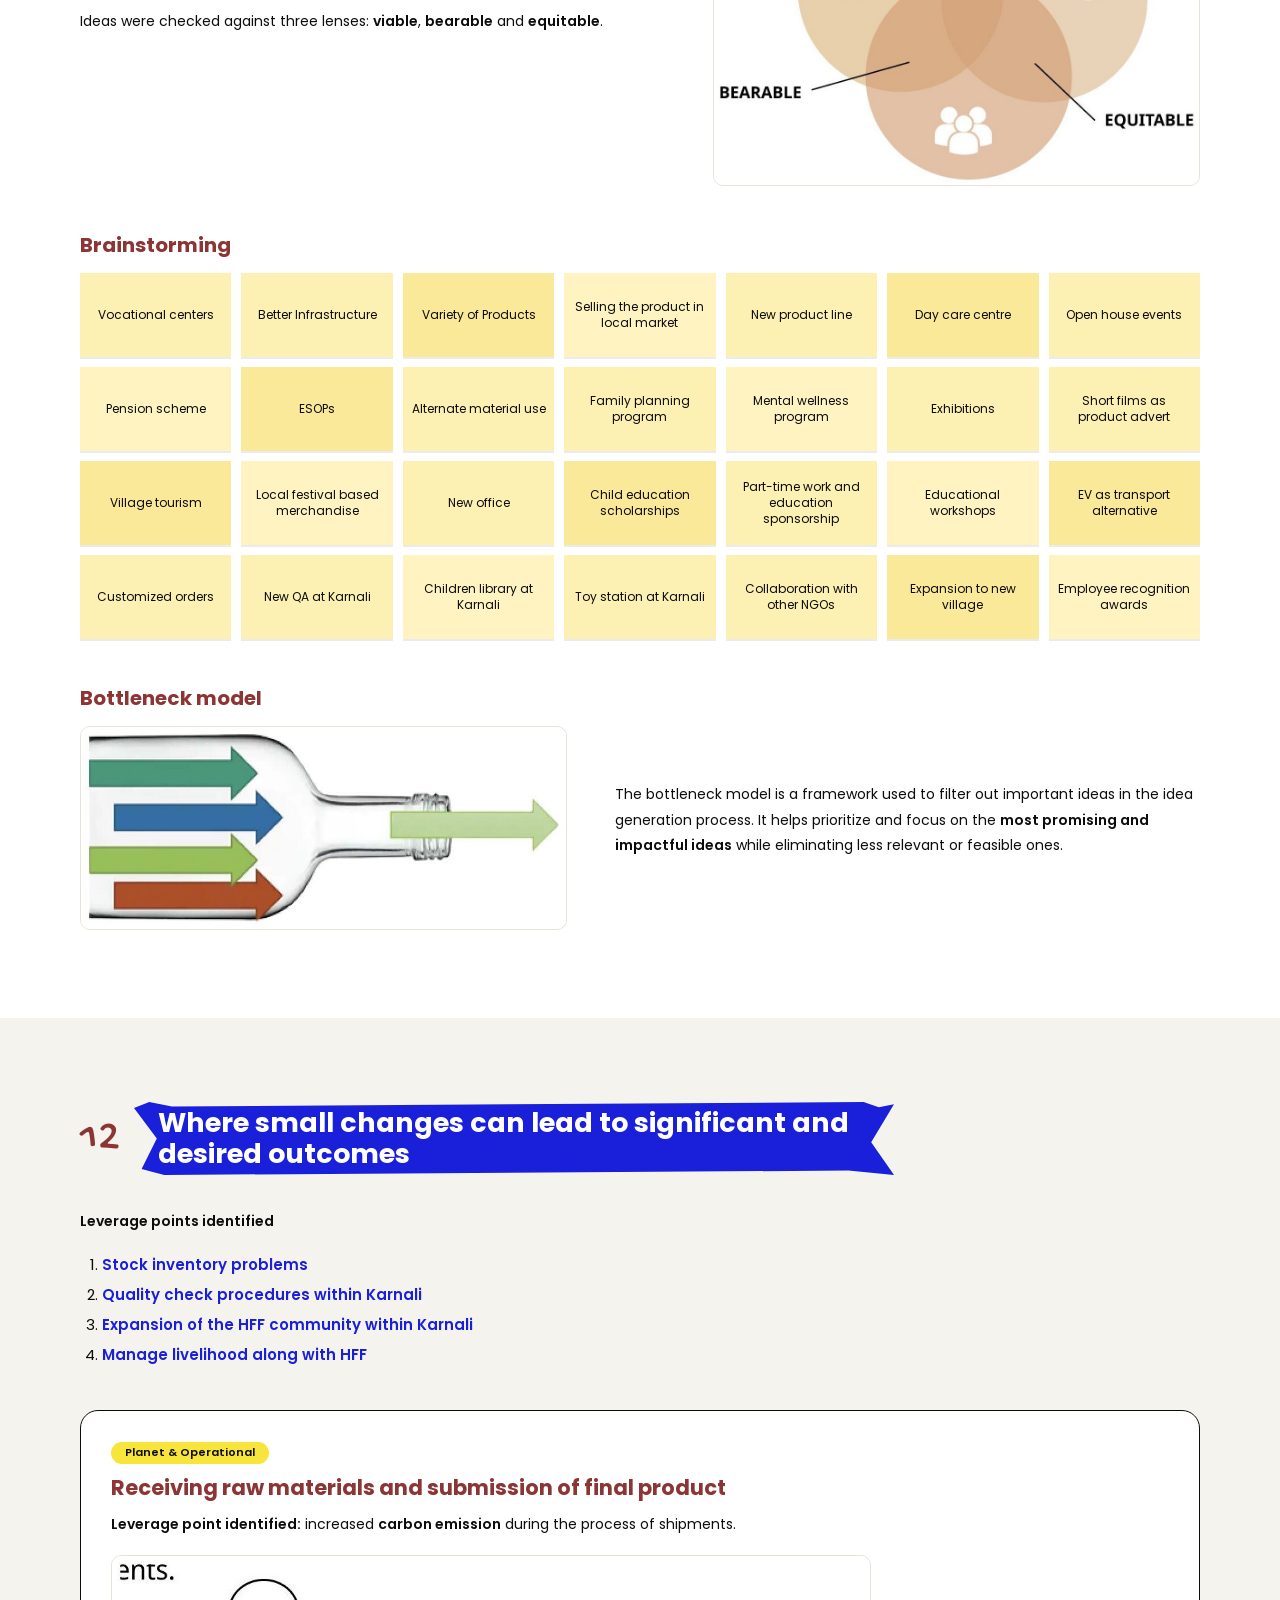
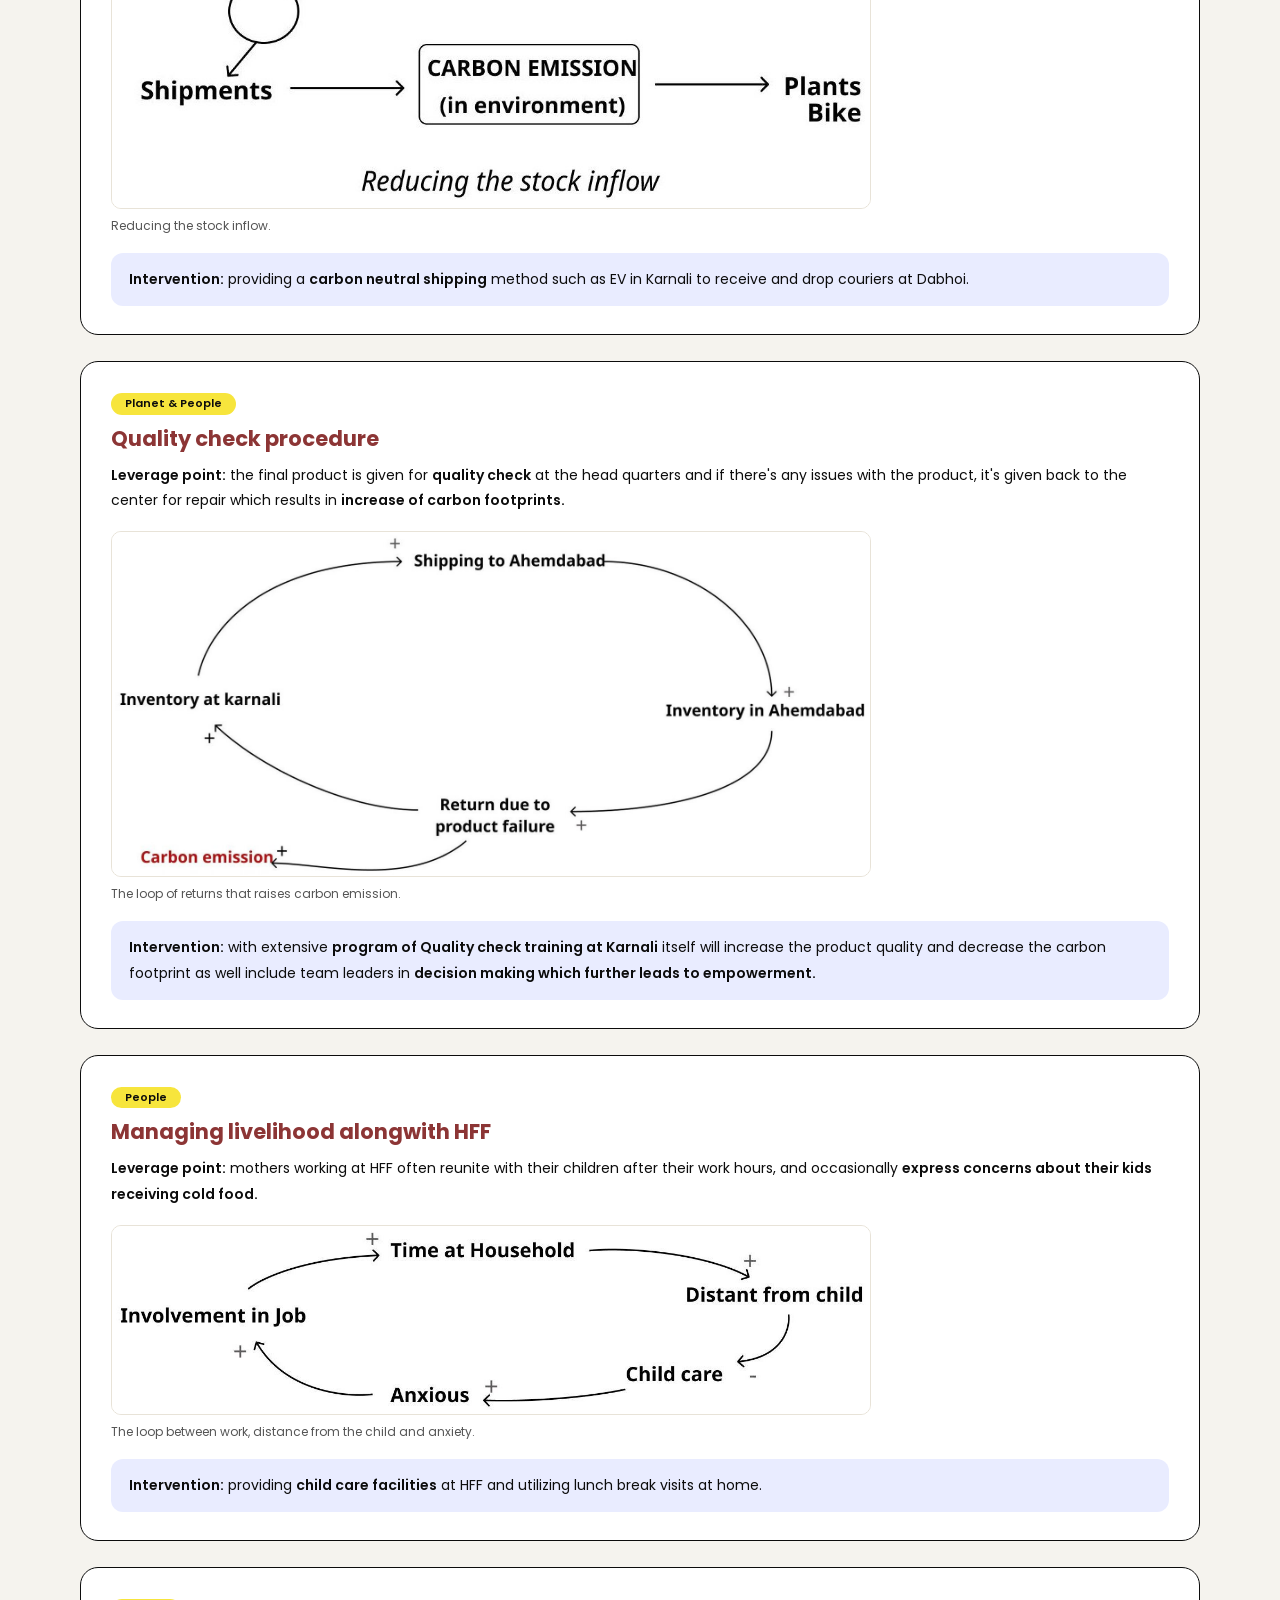
<file: happy-faces.html>
<!doctype html>
<html lang="en">
<head>
<meta charset="utf-8">
<meta name="viewport" content="width=device-width,initial-scale=1">
<title>Happy Faces Foundation · Rishita Bhardwaj · UI/UX Designer · UX Researcher · UX Writer · Visual Designer</title>
<meta name="description" content="Rishita Bhardwaj: UI Designer, UX Researcher, UX Writer, UI/UX Designer and Visual Designer, based in Kozhikode.">
<link rel="preconnect" href="https://fonts.googleapis.com"><link rel="preconnect" href="https://fonts.gstatic.com" crossorigin>
<link href="https://fonts.googleapis.com/css2?family=Caveat:wght@700&family=Gochi+Hand&family=Inter:wght@500;700;800&family=Kaushan+Script&family=Poppins:wght@400;500;600;700&display=swap" rel="stylesheet">
<link rel="stylesheet" href="assets/css/style.css">
</head>
<body class="">
<header class="site-header">
 <div class="wrap">
  <a class="logo" href="index.html" aria-label="Rishita Bhardwaj, back to the desk">Rishita Bhardwaj</a>
  <button class="menu-btn" aria-label="Menu" aria-expanded="false">☰</button>
  <nav class="nav" aria-label="Main">
   <a class="nl" href="home.html">Home</a>
   <a class="nl" href="about.html">About &amp; Career</a>
   <a class="nl on" href="works.html" aria-current=page>Works</a>
   <a class="nl" href="workshops.html">Workshops &amp; Creatives</a>
   <a class="nl" href="#contact">Contact</a>
   <a class="btn-find" href="works.html"><svg viewBox="0 0 48 48" fill="none" stroke="#fff" stroke-width="3" stroke-linecap="round"><circle cx="21" cy="21" r="12"/><path d="M30 30 L41 41"/><path d="M15 17 Q18 13 23 13" stroke-width="2"/></svg>Find my work</a>
  </nav>
 </div>
</header>
<main>

<section class="page-hero hff-hero">
 <span class="torn top" data-fill="#8c3535" ></span>
 <div class="wrap">
  <div><div style="height:26px"></div>
   <h1 class="brush" style="background:#8c3535">Happy Faces Foundation at Karnali</h1><span class="underline-hand" style="filter:hue-rotate(160deg)"></span>
   <p>A <b>systems-design study</b> of Happy Faces Foundation's women artisans in Karnali, looking for small changes that lead to significant outcomes. In-situ research, stakeholder mapping, personas, causal loops and four leverage points.</p>
   <dl class="meta"><div><dt>Place</dt><dd>Karnali, Vadodara district, Gujarat</dd></div><div><dt>Framework</dt><dd>Leverage points (Donella Meadows)</dd></div><div><dt>Tools</dt><dd>Miro · Figma</dd></div></dl></div>
  <div class="cover"><img data-zoom src="assets/img/happy-faces.jpg" alt="Happy Faces Foundation at Karnali, Systems Design"></div>
 </div>
</section>

<section class="cs " id="brief">
 <div class="wrap">
  <div class="cs-head"><span class="num">01</span><h2 class="brush" style="background:#1a1fd9">Project brief</h2></div>
  
 <div class="two"><div><p class="lead-p">This project aims to conduct <b>in-situ research and mapping at Karnali</b>, a region known for its unique ecological, social, and cultural aspects. The primary objective is to gather data and insights to find <b>leverage points in system by Donella Meadows</b> which will include leverage points and plausible frameworks for design for sustainability.</p></div>
 <figure class="fig deco"><img data-zoom src="assets/img/hff/deco-knit.jpg" alt="Illustration of a woman knotting macramé thread"></figure></div>
 </div>
</section>
<section class="cs alt" id="karnali">
 <div class="wrap">
  <div class="cs-head"><span class="num">02</span><h2 class="brush" style="background:#1a1fd9">About Karnali</h2></div>
  
 <div class="two rev"><figure class="fig "><img data-zoom src="assets/img/hff/karnali-map.jpg" alt="Hand-painted map of Karnali village between the rivers"><figcaption>Hand-painted map of Karnali.</figcaption></figure>
 <div><p>Karnali is a captivating <b>temple town</b> located in the <b>Vadodara district of Gujarat</b>, India. It is known for its numerous temples, cultural heritage, and the <b>presence of three rivers</b>, including the renowned Narmada River. The village attracts devotees and tourists, contributing to the local economy through religious tourism.</p>
 <p>The rivers that flow through Karnali offer livelihood opportunities, such as farming and boat rowing, as well as celebration of carnivals near the waterways. The village's history is deeply rooted in the customs and traditions of its residents, who have nurtured Karnali for generations.</p></div></div>
 <h3 class="sub">Geographical analysis</h3>
 <figure class="fig narrow"><img data-zoom src="assets/img/hff/geo-wheel.jpg" alt="Wheel diagram of Karnali: culture, demography, education, resources, temperature, geography, government and topography"><figcaption>Geographical analysis of Karnali across eight lenses.</figcaption></figure>
 </div>
</section>
<section class="cs " id="hff">
 <div class="wrap">
  <div class="cs-head"><span class="num">03</span><h2 class="brush" style="background:#8c3535">About HFF</h2></div>
  
 <p class="wide">The Happy Faces Foundation is a notable NGO dedicated to empowering women in the village of Karnali, located in the Vadodara district of Gujarat, India. The foundation operates with the mission of improving the lives of women by providing them with employment opportunities and fostering their well-being.</p>
 <p class="wide">The primary focus of the Happy Faces Foundation is to create <b>sustainable livelihoods for women in Karnali</b>. The foundation achieves this by training and employing women in the art of <b>macrame production</b>. Macrame is a traditional craft that involves knotting and weaving threads to create intricate and beautiful products. By working on macrame products, the women not only preserve a traditional craft but also generate income for themselves and their families.</p>
 <figure class="fig banner"><img data-zoom src="assets/img/hff/hff-group.jpg" alt="Women of the Happy Faces Foundation in red and grey striped saris"><figcaption>The women of Happy Faces Foundation.</figcaption></figure>
 </div>
</section>
<section class="cs alt" id="stakeholders">
 <div class="wrap">
  <div class="cs-head"><span class="num">04</span><h2 class="brush" style="background:#1a1fd9">Stakeholders mapping</h2></div>
  
 <div class="two"><p>Stakeholder mapping refers to the process of identifying and categorizing the various actors or individuals involved in a particular situation, project, or system. It helps to understand the <b>roles, relationships, and interactions</b> among different stakeholders, enabling a clearer understanding of the overall context and facilitating effective communication and decision-making.</p>
 <figure class="fig deco"><img data-zoom src="assets/img/hff/deco-weave.jpg" alt="Illustration of a woman weaving"></figure></div>
 <figure class="fig "><img data-zoom src="assets/img/hff/stakeholder-map.jpg" alt="Stakeholder map: Rita Behen, Jyoti Behen, Rakesh Bhai, tribal communities and families around HFF"><figcaption>Stakeholder map: how the women of the tribal communities connect to HFF.</figcaption></figure>
 <h3 class="sub">Roles</h3>
 <figure class="fig narrow"><img data-zoom src="assets/img/hff/roles.jpg" alt="Roles: Rita Behen founds and oversees HFF; Jyoti Behen handles orders and training; Rakesh Bhai handles logistics"><figcaption>Roles of the main stakeholders.</figcaption></figure>
 </div>
</section>
<section class="cs " id="inquiry">
 <div class="wrap">
  <div class="cs-head"><span class="num">05</span><h2 class="brush" style="background:#1a1fd9">Line of inquiry</h2></div>
  
 <p class="wide"><b>Employee interview</b>: the nine questions that guided the research.</p>
 <ol class="qs"><li>What is demography of HFF's employees in Karnali?</li><li>What is their educational history?</li><li>What is their family background?</li><li>What is their economic condition?</li><li>How did their relationship with HFF start?</li><li>What is their key motivation for joining HFF?</li><li>What is their perception of HFF?</li><li>How strong is their relationship with HFF?</li><li>What impact has HFF caused on them and their life?</li></ol>
 </div>
</section>
<section class="cs alt" id="insights">
 <div class="wrap">
  <div class="cs-head"><span class="num">06</span><h2 class="brush" style="background:#1a1fd9">Insights</h2></div>
  
 <div class="ins"><h3>Age &amp; motivation to work</h3><figure class="fig "><img data-zoom src="assets/img/hff/chart-age.jpg" alt="Bar chart of employees by age group: 18–25 yrs six, 26–35 yrs twelve, 36–45 yrs four, 45+ yrs four"><figcaption>Productive work motivates the youngest and oldest groups; monetary gains and societal respect motivate the 26–35 and 36–45 groups.</figcaption></figure></div>
 <div class="ins"><h3>No. of earners in family, domestic stability &amp; HFF's image</h3><figure class="fig "><img data-zoom src="assets/img/hff/chart-earners.jpg" alt="Chart of earners in the family against HFF's perception and relationship strength"><figcaption>HFF is seen as a saviour and as a home, and the relationship is described as loyal.</figcaption></figure></div>
 <div class="ins"><h3>How employees got into HFF</h3><figure class="fig narrow"><img data-zoom src="assets/img/hff/satellite.jpg" alt="Satellite map of Karnali with HFF and employee locations marked"><figcaption>Locations marked on the Karnali village map.</figcaption></figure></div>
 </div>
</section>
<section class="cs " id="personas">
 <div class="wrap">
  <div class="cs-head"><span class="num">07</span><h2 class="brush" style="background:#1a1fd9">Personas</h2></div>
  <div class="personas"><article class="persona"><div class="pt"><img src="assets/img/hff/persona1.jpg" alt="Portrait of Chandrika Behen Tadvi"><div class="pi"><h3>Chandrika Behen Tadvi</h3>
<dl><dt>Age</dt><dd>20 yrs</dd><dt>Gender</dt><dd>Female</dd><dt>Marital status</dt><dd>Unmarried</dd><dt>Education</dt><dd>12th std</dd><dt>Members in family</dt><dd>5</dd></dl></div></div>
<div class="pb int"><h4>Interest</h4><p>She has an interest in working with macrame, her only source of income is working at HFF.</p></div>
<div class="pb mot"><h4>Motivation</h4><b>Working with HFF · 2 years</b><p>She is self-assured and independent. According to her she didn't want to take money from her parents and she want to support her financially. Also, HFF provides her to develop new skill and work in open environment.</p></div></article><article class="persona"><div class="pt"><img src="assets/img/hff/persona2.jpg" alt="Portrait of Sejal Behen Machi"><div class="pi"><h3>Sejal Behen Machi</h3>
<dl><dt>Age</dt><dd>33 yrs</dd><dt>Gender</dt><dd>Female</dd><dt>Marital status</dt><dd>Married</dd><dt>Education</dt><dd>8th std</dd><dt>Members in family</dt><dd>4</dd></dl></div></div>
<div class="pb int"><h4>Interest</h4><p>She is interested in learning new skills in macrame and making Nasta and is also source of income for her.</p></div>
<div class="pb mot"><h4>Motivation</h4><b>Working with HFF · 5 years</b><p>She feels independent and motivated. Her motivation to work at HFF is that she wants to support her family financially. According to her, HFF provides her opportunities to use her skills and gives her the confidence to be independent.</p></div></article><article class="persona"><div class="pt"><img src="assets/img/hff/persona3.jpg" alt="Portrait of Chandrika Behen Tadvi"><div class="pi"><h3>Chandrika Behen Tadvi</h3>
<dl><dt>Age</dt><dd>66 yrs</dd><dt>Gender</dt><dd>Female</dd><dt>Marital status</dt><dd>Widow</dd><dt>Education</dt><dd>10th std</dd><dt>Members in family</dt><dd>7</dd></dl></div></div>
<div class="pb int"><h4>Interest</h4><p>She is interested in working with macrame and learning new skills.</p></div>
<div class="pb mot"><h4>Motivation</h4><b>Working with HFF · 5 years</b><p>She feels happy and motivated while working with HFF. She wants to utilise her leisure time. According to her, HFF is family, and she likes to work in an HFF environment.</p></div></article></div>
 </div>
</section>
<section class="cs alt" id="day">
 <div class="wrap">
  <div class="cs-head"><span class="num">08</span><h2 class="brush" style="background:#1a1fd9">A day in the life</h2></div>
  
 <div class="tablewrap"><table class="day"><thead><tr><th></th><th>Morning</th><th>Noon</th><th>Afternoon</th><th>Evening</th><th>Night</th></tr></thead><tbody><tr><th scope="row">Where?</th><td>Home</td><td>HFF Karnali</td><td>Home</td><td>HFF Karnali</td><td>Home</td></tr><tr><th scope="row">What?</th><td>1. Preparing kids for school<br>2. House chores</td><td>Macramé knotting</td><td>Cooking lunch</td><td>Macramé knotting</td><td>Cooking dinner</td></tr><tr><th scope="row">Who with?</th><td>1. Children<br>2. Husband</td><td>HFF co-workers</td><td>Alone</td><td>HFF co-workers</td><td>Family</td></tr><tr><th scope="row">Benefits?</th><td>1. Inner peace<br>2. Happiness</td><td>1. Economic<br>2. Community</td><td>1. Inner peace<br>2. Happiness</td><td>1. Economic<br>2. Community</td><td>1. Inner peace<br>2. Happiness</td></tr><tr><th scope="row">Pain points?</th><td>Difficult to manage</td><td>1. Economic<br>2. Community</td><td>Cold food for children</td><td>Separation from child</td><td>House chores after a long day</td></tr></tbody></table></div>
 </div>
</section>
<section class="cs " id="factors">
 <div class="wrap">
  <div class="cs-head"><span class="num">09</span><h2 class="brush" style="background:#1a1fd9">Events &amp; underlying factors</h2></div>
  
 <div class="two"><div><h3 class="sub" style="margin-top:0">Events</h3><p><b>The making of macrame products at HFF Karnali</b></p>
 <ul class="bul"><li>Bags &amp; Straps (New!)</li><li>Bells Candle Jars</li><li>Coasters &amp; Trivets</li><li>Curtain Tie-backs</li><li>Cushion Covers</li><li>DIY Craft Kits</li><li>Placemats Plant Hangers</li><li>Table Runners</li></ul></div>
 <figure class="fig deco"><img data-zoom src="assets/img/hff/deco-products.jpg" alt="Illustration of macramé bags, plant hangers and mats"></figure></div>
 <h3 class="sub">Underlying factors (invisible aspects)</h3>
 <div class="factors">
  <div><h4>Skill development and training</h4><p>HFF may invest in training programs to enhance the skills and knowledge of macramé artisans. This helps improve the <b>quality of their products, increase their earning potential, and contribute to their personal and professional growth.</b></p></div>
  <div><h4>Community building</h4><p>HFF may foster a sense of community among macramé artisans, encouraging collaboration, knowledge sharing, and support networks. This can lead to a stronger macramé <b>community, cultural preservation, and the exchange of ideas and techniques.</b></p></div>
  <div><h4>Social impact</h4><p>HFF's initiatives aim to <b>empower disadvantaged communities</b> by providing economic opportunities through macramé. They work with <b>marginalized individuals or communities, supporting them with skills training, fair wages, and improved livelihoods.</b></p></div>
  <div><h4>Sustainable practices</h4><p>HFF prioritize sustainability by using <b>eco-friendly and ethically sourced materials</b> such as jute ropes in their products. They focus on <b>zero waste</b>, and supporting environmentally conscious production processes with <b>an intent of reduction of carbon footprint.</b></p></div>
 </div>
 </div>
</section>
<section class="cs alt" id="systems">
 <div class="wrap">
  <div class="cs-head"><span class="num">10</span><h2 class="brush" style="background:#1a1fd9">Systems mapping</h2></div>
  
 <h3 class="sub" style="margin-top:0">Feedback loops</h3>
 <figure class="fig "><img data-zoom src="assets/img/hff/feedback-loops.jpg" alt="Causal loop diagram of how employment of village women connects to the economic development of Karnali"><figcaption>Click to enlarge. The causal loops connecting employment, income, community support and the village's growth.</figcaption></figure>
 <h3 class="sub">Gap identification</h3>
 <figure class="fig "><img data-zoom src="assets/img/hff/gap-identification.jpg" alt="The same causal loop diagram with the gaps highlighted in red"><figcaption>Click to enlarge. Gaps highlighted: need for job opportunities, need for courier service in Karnali and infrastructure of Karnali.</figcaption></figure>
 <h3 class="sub">SWOT analysis</h3>
 <div class="swot">
  <div class="s"><b>S</b><span>Strengths</span><ul><li>An eco system which empowers women</li><li>Generate income sources for women</li><li>Establishing their identity in society</li></ul></div>
  <div class="w"><b>W</b><span>Weaknesses</span><ul><li>Less women are working as compare to the population of women in Karnali</li></ul></div>
  <div class="o"><b>O</b><span>Opportunities</span><ul><li>HFF can add more product range in Karnali branch</li></ul></div>
  <div class="t"><b>T</b><span>Threats</span><ul><li>Drop in demand of macrame</li></ul></div>
 </div>
 </div>
</section>
<section class="cs alt" id="ideas">
 <div class="wrap">
  <div class="cs-head"><span class="num">11</span><h2 class="brush" style="background:#1a1fd9">From ideas to leverage points</h2></div>
  
 <div class="two"><div><h3 class="sub" style="margin-top:0">Triple bottom line</h3><p>Ideas were checked against three lenses: <b>viable</b>, <b>bearable</b> and <b>equitable</b>.</p></div>
 <figure class="fig narrow"><img data-zoom src="assets/img/hff/tbl.jpg" alt="Venn diagram of viable, bearable and equitable"></figure></div>
 <h3 class="sub">Brainstorming</h3>
 <div class="sticky"><span>Vocational centers</span><span>Better Infrastructure</span><span>Variety of Products</span><span>Selling the product in local market</span><span>New product line</span><span>Day care centre</span><span>Open house events</span><span>Pension scheme</span><span>ESOPs</span><span>Alternate material use</span><span>Family planning program</span><span>Mental wellness program</span><span>Exhibitions</span><span>Short films as product advert</span><span>Village tourism</span><span>Local festival based merchandise</span><span>New office</span><span>Child education scholarships</span><span>Part-time work and education sponsorship</span><span>Educational workshops</span><span>EV as transport alternative</span><span>Customized orders</span><span>New QA at Karnali</span><span>Children library at Karnali</span><span>Toy station at Karnali</span><span>Collaboration with other NGOs</span><span>Expansion to new village</span><span>Employee recognition awards</span></div>
 <h3 class="sub">Bottleneck model</h3>
 <div class="two rev"><figure class="fig narrow"><img data-zoom src="assets/img/hff/bottleneck.jpg" alt="Bottle diagram: many ideas going in, the most promising coming out"></figure>
 <p>The bottleneck model is a framework used to filter out important ideas in the idea generation process. It helps prioritize and focus on the <b>most promising and impactful ideas</b> while eliminating less relevant or feasible ones.</p></div>
 </div>
</section>
<section class="cs " id="leverage">
 <div class="wrap">
  <div class="cs-head"><span class="num">12</span><h2 class="brush" style="background:#1a1fd9">Where small changes can lead to significant and desired outcomes</h2></div>
  
 <p class="wide"><b>Leverage points identified</b></p>
 <ol class="lp"><li><a href="#lp1">Stock inventory problems</a></li><li><a href="#lp2">Quality check procedures within Karnali</a></li><li><a href="#lp4">Expansion of the HFF community within Karnali</a></li><li><a href="#lp3">Manage livelihood along with HFF</a></li></ol>

 <article class="lpx" id="lp1"><span class="tag">Planet &amp; Operational</span><h3>Receiving raw materials and submission of final product</h3>
  <p><b>Leverage point identified:</b> increased <b>carbon emission</b> during the process of shipments.</p>
  <figure class="fig narrow"><img data-zoom src="assets/img/hff/flow-carbon.jpg" alt="Shipments lead to carbon emission in the environment, reducing the stock inflow"><figcaption>Reducing the stock inflow.</figcaption></figure>
  <p class="int2"><b>Intervention:</b> providing a <b>carbon neutral shipping</b> method such as EV in Karnali to receive and drop couriers at Dabhoi.</p></article>

 <article class="lpx" id="lp2"><span class="tag">Planet &amp; People</span><h3>Quality check procedure</h3>
  <p><b>Leverage point:</b> the final product is given for <b>quality check</b> at the head quarters and if there's any issues with the product, it's given back to the center for repair which results in <b>increase of carbon footprints.</b></p>
  <figure class="fig narrow"><img data-zoom src="assets/img/hff/loop-quality.jpg" alt="Loop: shipping to Ahmedabad, inventory in Ahmedabad, return due to product failure, inventory at Karnali, and carbon emission"><figcaption>The loop of returns that raises carbon emission.</figcaption></figure>
  <p class="int2"><b>Intervention:</b> with extensive <b>program of Quality check training at Karnali</b> itself will increase the product quality and decrease the carbon footprint as well include team leaders in <b>decision making which further leads to empowerment.</b></p></article>

 <article class="lpx" id="lp3"><span class="tag">People</span><h3>Managing livelihood alongwith HFF</h3>
  <p><b>Leverage point:</b> mothers working at HFF often reunite with their children after their work hours, and occasionally <b>express concerns about their kids receiving cold food.</b></p>
  <figure class="fig narrow"><img data-zoom src="assets/img/hff/loop-livelihood.jpg" alt="Loop: involvement in job, time at household, distant from child, child care, anxious"><figcaption>The loop between work, distance from the child and anxiety.</figcaption></figure>
  <p class="int2"><b>Intervention:</b> providing <b>child care facilities</b> at HFF and utilizing lunch break visits at home.</p></article>

 <article class="lpx" id="lp4"><span class="tag">People</span><h3>Expansion of the HFF community within Karnali</h3>
  <p><b>Leverage point:</b> there are 2,084 people in Karnali, out of which male population is 1,068 while <b>female population is 1,016.</b> Literacy rate of Karnali village is 63.77% out of which 70.88% males and <b>56.30% females are literate.</b></p>
  <div class="chain"><span>Social Inspiration</span><i>→</i><span>Positive Perception</span><i>→</i><span>Women Joining</span></div>
  <p class="int2"><b>Intervention:</b> initiative to <b>boost skill development</b> of the other women in Karnali who are yet not associated with HFF. <b>Awareness program</b> for the village with <b>Role Models and Mentoring campaigns.</b></p></article>
 </div>
</section>
<section class="cs thanks" id="thanks"><div class="wrap">
 <figure class="fig deco"><img data-zoom src="assets/img/hff/deco-sewing.jpg" alt="Illustration of a sewing machine"></figure>
 <h2>Thank you</h2>
 <p><a class="btn-blue" href="works.html#happy-faces">← Back to all works</a> &nbsp; <a class="btn-blue" href="works.html#supermarket" style="background:#0c0c0c">Next project: Supermarket →</a></p>
</div></section>
</main>
<footer class="site-footer" id="contact">
 <span class="torn top" data-fill="#0c0c0c"></span>
 <div class="wrap">
  <h2>Let's work together!</h2>
  <p class="script">can't wait to create something together</p>
  <dl class="contact-list">
   <dt>Email</dt><dd><a href="mailto:bhardwajris378@gmail.com">bhardwajris378@gmail.com</a></dd>
   <dt>Resume</dt><dd><a href="assets/files/Rishita_Bhardwaj_Resume.pdf" target="_blank" rel="noopener" download>Download my resume (PDF)</a></dd>
   <dt>Phone</dt><dd><a href="tel:+917870917108">+91 78709 17108</a></dd>
   <dt>LinkedIn</dt><dd><a href="https://linkedin.com/in/rishitabhardwaj378" target="_blank" rel="noopener">linkedin.com/in/rishitabhardwaj378</a></dd>
   <dt>Portfolio</dt><dd><a href="https://rishitabhardwaj.in" target="_blank" rel="noopener">rishitabhardwaj.in</a></dd>
  </dl>
  <div class="pills on-dark"><span class="pill">UI Designer</span><span class="pill">UX Researcher</span><span class="pill">UX Writer</span><span class="pill">UI/UX Designer</span><span class="pill">Visual Designer</span></div>
  <p class="copy"><b>✱</b> © 2026 Rishita Bhardwaj <b>✱</b> Made by hand in Kozhikode <b>✱</b></p>
 </div>
</footer>
<script src="assets/js/site.js"></script>
</body>
</html>
</file>
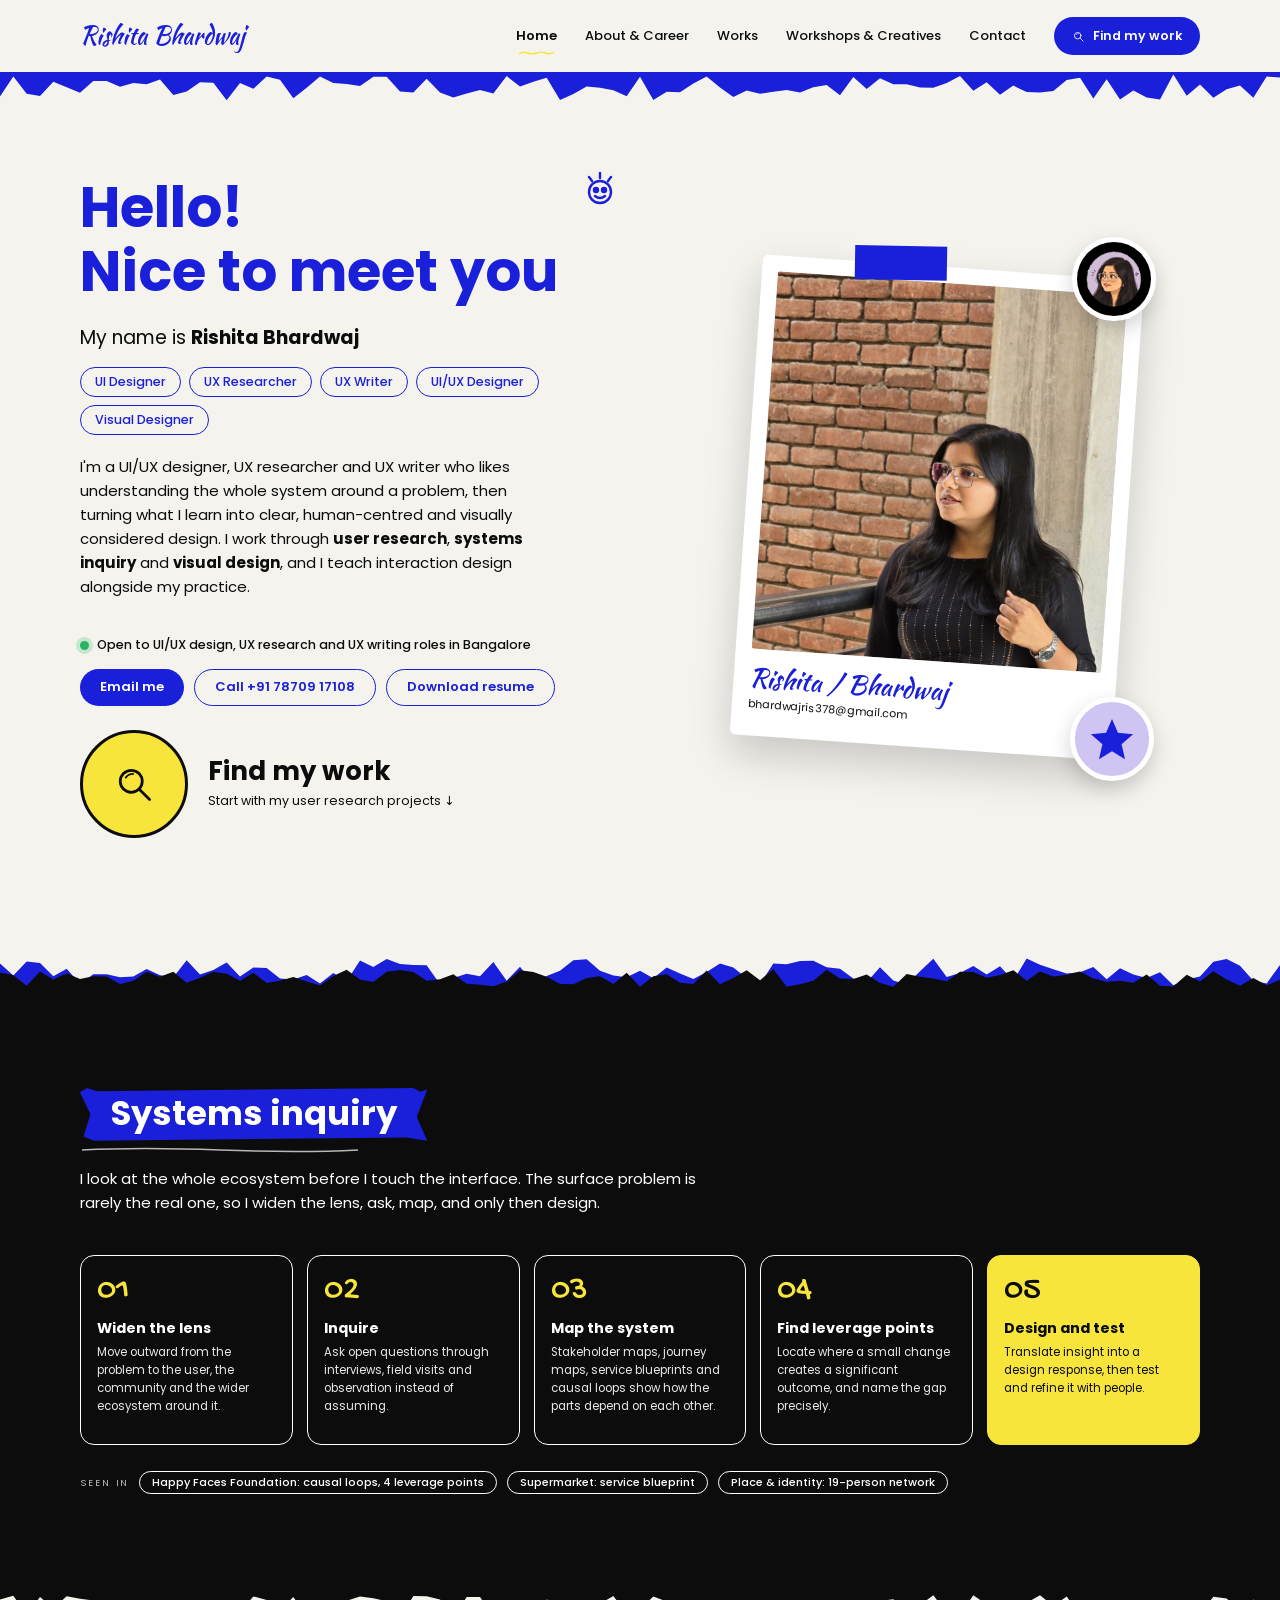
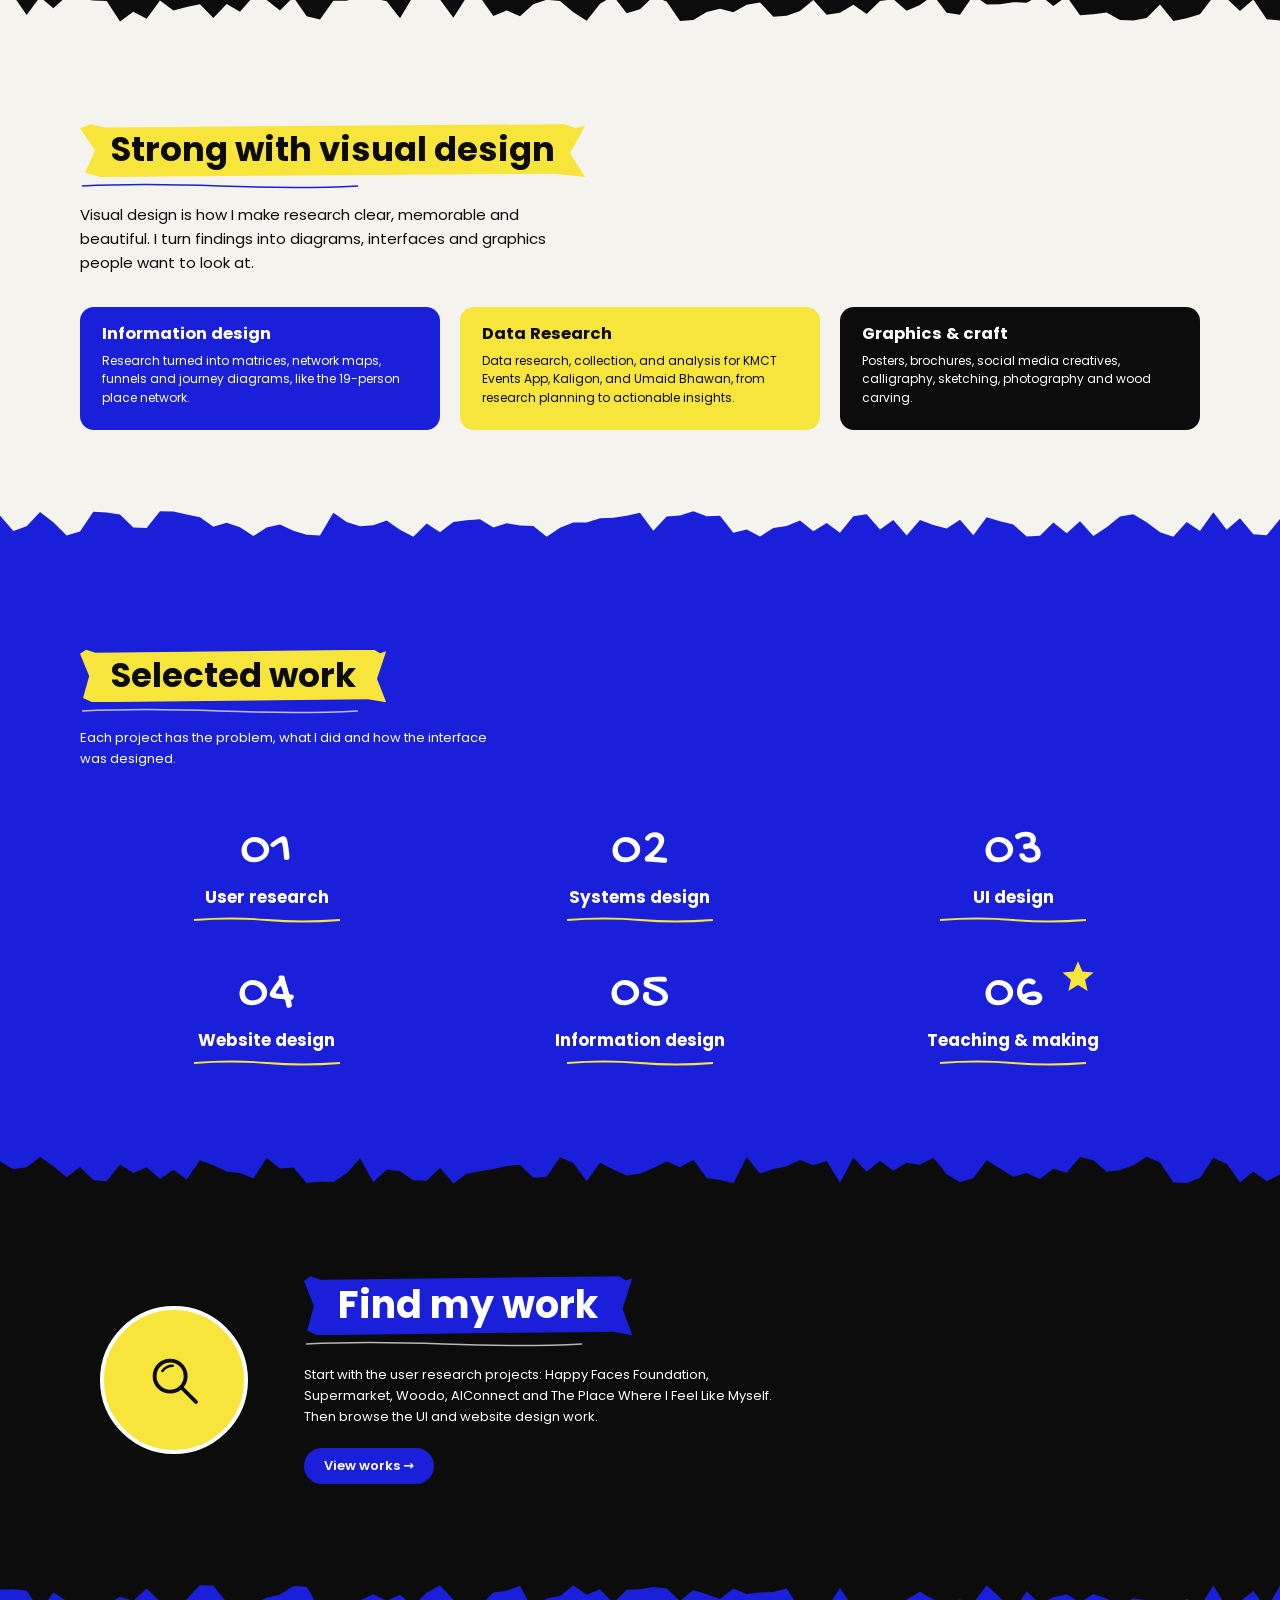
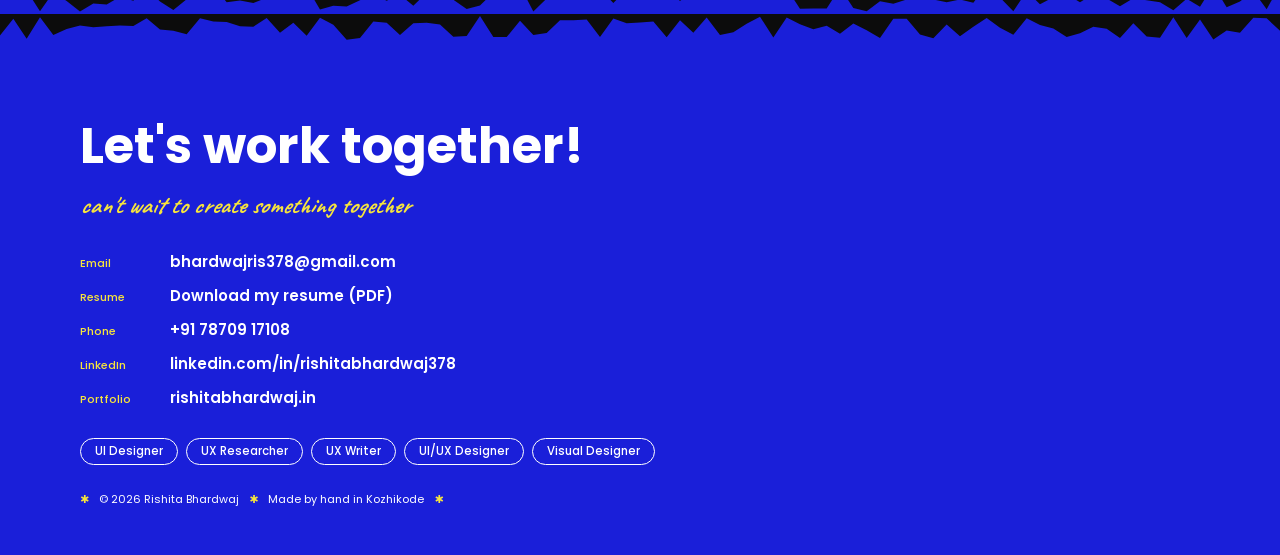
<file: home.html>
<!doctype html>
<html lang="en">
<head>
<meta charset="utf-8">
<meta name="viewport" content="width=device-width,initial-scale=1">
<title>Home · Rishita Bhardwaj · UI/UX Designer · UX Researcher · UX Writer · Visual Designer</title>
<meta name="description" content="Rishita Bhardwaj: UI Designer, UX Researcher, UX Writer, UI/UX Designer and Visual Designer, based in Kozhikode.">
<link rel="preconnect" href="https://fonts.googleapis.com"><link rel="preconnect" href="https://fonts.gstatic.com" crossorigin>
<link href="https://fonts.googleapis.com/css2?family=Caveat:wght@700&family=Gochi+Hand&family=Inter:wght@500;700;800&family=Kaushan+Script&family=Poppins:wght@400;500;600;700&display=swap" rel="stylesheet">
<link rel="stylesheet" href="assets/css/style.css">
</head>
<body class="">
<header class="site-header">
 <div class="wrap">
  <a class="logo" href="index.html" aria-label="Rishita Bhardwaj, back to the desk">Rishita Bhardwaj</a>
  <button class="menu-btn" aria-label="Menu" aria-expanded="false">☰</button>
  <nav class="nav" aria-label="Main">
   <a class="nl on" href="home.html" aria-current=page>Home</a>
   <a class="nl" href="about.html">About &amp; Career</a>
   <a class="nl" href="works.html">Works</a>
   <a class="nl" href="workshops.html">Workshops &amp; Creatives</a>
   <a class="nl" href="#contact">Contact</a>
   <a class="btn-find" href="works.html"><svg viewBox="0 0 48 48" fill="none" stroke="#fff" stroke-width="3" stroke-linecap="round"><circle cx="21" cy="21" r="12"/><path d="M30 30 L41 41"/><path d="M15 17 Q18 13 23 13" stroke-width="2"/></svg>Find my work</a>
  </nav>
 </div>
</header>
<main>

<section class="hero">
 <span class="torn top" data-fill="#1a1fd9" ></span>
 <div class="wrap">
  <div>
   <h1>Hello!<br>Nice to meet you<svg class="mascot" viewBox="0 0 40 40" fill="none" stroke="#1a1fd9" stroke-width="2.4" stroke-linecap="round"><circle cx="20" cy="22" r="11"/><circle cx="16" cy="20" r="2" fill="#1a1fd9"/><circle cx="24" cy="20" r="2" fill="#1a1fd9"/><path d="M15 26 Q20 30 25 26"/><path d="M20 8 V3 M12 11 L9 7 M28 11 L31 7"/></svg></h1>
   <p class="hi">My name is <b>Rishita Bhardwaj</b></p>
   <div class="roles"><span class="role">UI Designer</span><span class="role">UX Researcher</span><span class="role">UX Writer</span><span class="role">UI/UX Designer</span><span class="role">Visual Designer</span></div>
   <p class="lead">I'm a UI/UX designer, UX researcher and UX writer who likes understanding the whole system around a problem, then turning what I learn into clear, human-centred and visually considered design. I work through <b>user research</b>, <b>systems inquiry</b> and <b>visual design</b>, and I teach interaction design alongside my practice.</p>
   <p class="avail"><i></i>Open to UI/UX design, UX research and UX writing roles in Bangalore</p>
   <div class="cta"><a class="btn-blue" href="mailto:bhardwajris378@gmail.com">Email me</a><a class="btn-ghost" href="tel:+917870917108">Call +91 78709 17108</a><a class="btn-ghost" href="assets/files/Rishita_Bhardwaj_Resume.pdf" target="_blank" rel="noopener" download>Download resume</a></div>
   <a class="find-row" href="works.html"><span class="c"><svg viewBox="0 0 48 48" fill="none" stroke="#0c0c0c" stroke-width="3" stroke-linecap="round"><circle cx="21" cy="21" r="12"/><path d="M30 30 L41 41"/><path d="M15 17 Q18 13 23 13" stroke-width="2"/></svg></span><span><strong>Find my work</strong><small>Start with my user research projects ↓</small></span></a>
  </div>
  <div class="polaroid-wrap">
   <div class="avatar"><img src="assets/img/avatar.jpg" alt="Illustrated portrait of Rishita"></div>
   <div class="polaroid"><span class="tape"></span>
    <div class="photo"><img src="assets/img/portrait.jpg" alt="Rishita Bhardwaj"></div>
    <p class="sig">Rishita / Bhardwaj</p><p class="mail">bhardwajris378@gmail.com</p>
   </div>
   <a class="star-badge" href="about.html" aria-label="About and career"><svg viewBox="0 0 48 48"><path d="M24 3l6.2 14.6L46 19l-12 10.4L37.6 45 24 36.8 10.4 45 14 29.4 2 19l15.8-1.4z" fill="#1a1fd9"/></svg></a>
  </div>
 </div>
 <span class="torn bottom" data-fill="#1a1fd9" ></span><span class="torn bottom" data-fill="#0c0c0c" style="height:22px"></span>
</section>

<section class="dark on-dark" id="systems">
 <div class="wrap">
  <h2 class="brush" style="font-size:clamp(26px,3.4vw,34px)">Systems inquiry</h2><span class="underline-hand"></span>
  <p class="intro">I look at the whole ecosystem before I touch the interface. The surface problem is rarely the real one, so I widen the lens, ask, map, and only then design.</p>
  <div class="steps">
   <div class="step"><span class="n">01</span><h3>Widen the lens</h3><p>Move outward from the problem to the user, the community and the wider ecosystem around it.</p></div>
   <div class="step"><span class="n">02</span><h3>Inquire</h3><p>Ask open questions through interviews, field visits and observation instead of assuming.</p></div>
   <div class="step"><span class="n">03</span><h3>Map the system</h3><p>Stakeholder maps, journey maps, service blueprints and causal loops show how the parts depend on each other.</p></div>
   <div class="step"><span class="n">04</span><h3>Find leverage points</h3><p>Locate where a small change creates a significant outcome, and name the gap precisely.</p></div>
   <div class="step hl"><span class="n">05</span><h3>Design and test</h3><p>Translate insight into a design response, then test and refine it with people.</p></div>
  </div>
  <div class="seen"><span>SEEN IN</span>
   <a class="pill" href="works.html#happy-faces">Happy Faces Foundation: causal loops, 4 leverage points</a>
   <a class="pill" href="works.html#supermarket">Supermarket: service blueprint</a>
   <a class="pill" href="works.html#place">Place &amp; identity: 19-person network</a></div>
 </div>
 <span class="torn bottom" data-fill="#f5f3ee" ></span>
</section>

<section class="visual">
 <div class="wrap">
  <h2 class="brush y" style="font-size:clamp(26px,3.4vw,34px)">Strong with visual design</h2><span class="underline-hand"></span>
  <p class="intro">Visual design is how I make research clear, memorable and beautiful. I turn findings into diagrams, interfaces and graphics people want to look at.</p>
  <div class="vcards">
   <a class="vcard b" href="works.html#place"><h3>Information design</h3><p>Research turned into matrices, network maps, funnels and journey diagrams, like the 19-person place network.</p></a>
   <a class="vcard y" href="works.html#user-research"><h3>Data Research</h3><p>Data research, collection, and analysis for KMCT Events App, Kaligon, and Umaid Bhawan, from research planning to actionable insights.</p></a>
   <a class="vcard k" href="workshops.html#creatives"><h3>Graphics &amp; craft</h3><p>Posters, brochures, social media creatives, calligraphy, sketching, photography and wood carving.</p></a>
  </div>
 </div>
 <span class="torn bottom" data-fill="#1a1fd9" ></span>
</section>

<section class="selected on-dark" id="selected">
 <div class="wrap">
  <h2 class="brush y" style="font-size:clamp(26px,3.4vw,34px)">Selected work</h2><span class="underline-hand"></span>
  <p class="intro">Each project has the problem, what I did and how the interface was designed.</p>
  <div class="sel-grid">
   <a class="sel" href="works.html#user-research"><span class="n">01</span><b>User research</b><i></i></a>
   <a class="sel" href="works.html#happy-faces"><span class="n">02</span><b>Systems design</b><i></i></a>
   <a class="sel" href="works.html#ui-design"><span class="n">03</span><b>UI design</b><i></i></a>
   <a class="sel" href="works.html#kaligon"><span class="n">04</span><b>Website design</b><i></i></a>
   <a class="sel" href="works.html#place"><span class="n">05</span><b>Information design</b><i></i></a>
   <a class="sel" href="workshops.html"><span class="n">06</span><b>Teaching &amp; making</b><i></i><svg class="st" viewBox="0 0 48 48"><path d="M24 3l6.2 14.6L46 19l-12 10.4L37.6 45 24 36.8 10.4 45 14 29.4 2 19l15.8-1.4z" fill="#f7e53c"/></svg></a>
  </div>
 </div>
 <span class="torn bottom" data-fill="#0c0c0c" ></span>
</section>

<section class="findwork on-dark">
 <div class="wrap">
  <a class="big" href="works.html" aria-label="Find my work"><svg viewBox="0 0 48 48" fill="none" stroke="#0c0c0c" stroke-width="3" stroke-linecap="round"><circle cx="21" cy="21" r="12"/><path d="M30 30 L41 41"/><path d="M15 17 Q18 13 23 13" stroke-width="2"/></svg></a>
  <div><h2 class="brush">Find my work</h2><span class="underline-hand"></span>
   <p>Start with the user research projects: Happy Faces Foundation, Supermarket, Woodo, AIConnect and The Place Where I Feel Like Myself. Then browse the UI and website design work.</p>
   <a class="btn-blue" href="works.html">View works →</a></div>
 </div>
 <span class="torn bottom" data-fill="#1a1fd9" ></span>
</section>
</main>
<footer class="site-footer" id="contact">
 <span class="torn top" data-fill="#0c0c0c"></span>
 <div class="wrap">
  <h2>Let's work together!</h2>
  <p class="script">can't wait to create something together</p>
  <dl class="contact-list">
   <dt>Email</dt><dd><a href="mailto:bhardwajris378@gmail.com">bhardwajris378@gmail.com</a></dd>
   <dt>Resume</dt><dd><a href="assets/files/Rishita_Bhardwaj_Resume.pdf" target="_blank" rel="noopener" download>Download my resume (PDF)</a></dd>
   <dt>Phone</dt><dd><a href="tel:+917870917108">+91 78709 17108</a></dd>
   <dt>LinkedIn</dt><dd><a href="https://linkedin.com/in/rishitabhardwaj378" target="_blank" rel="noopener">linkedin.com/in/rishitabhardwaj378</a></dd>
   <dt>Portfolio</dt><dd><a href="https://rishitabhardwaj.in" target="_blank" rel="noopener">rishitabhardwaj.in</a></dd>
  </dl>
  <div class="pills on-dark"><span class="pill">UI Designer</span><span class="pill">UX Researcher</span><span class="pill">UX Writer</span><span class="pill">UI/UX Designer</span><span class="pill">Visual Designer</span></div>
  <p class="copy"><b>✱</b> © 2026 Rishita Bhardwaj <b>✱</b> Made by hand in Kozhikode <b>✱</b></p>
 </div>
</footer>
<script src="assets/js/site.js"></script>
</body>
</html>
</file>
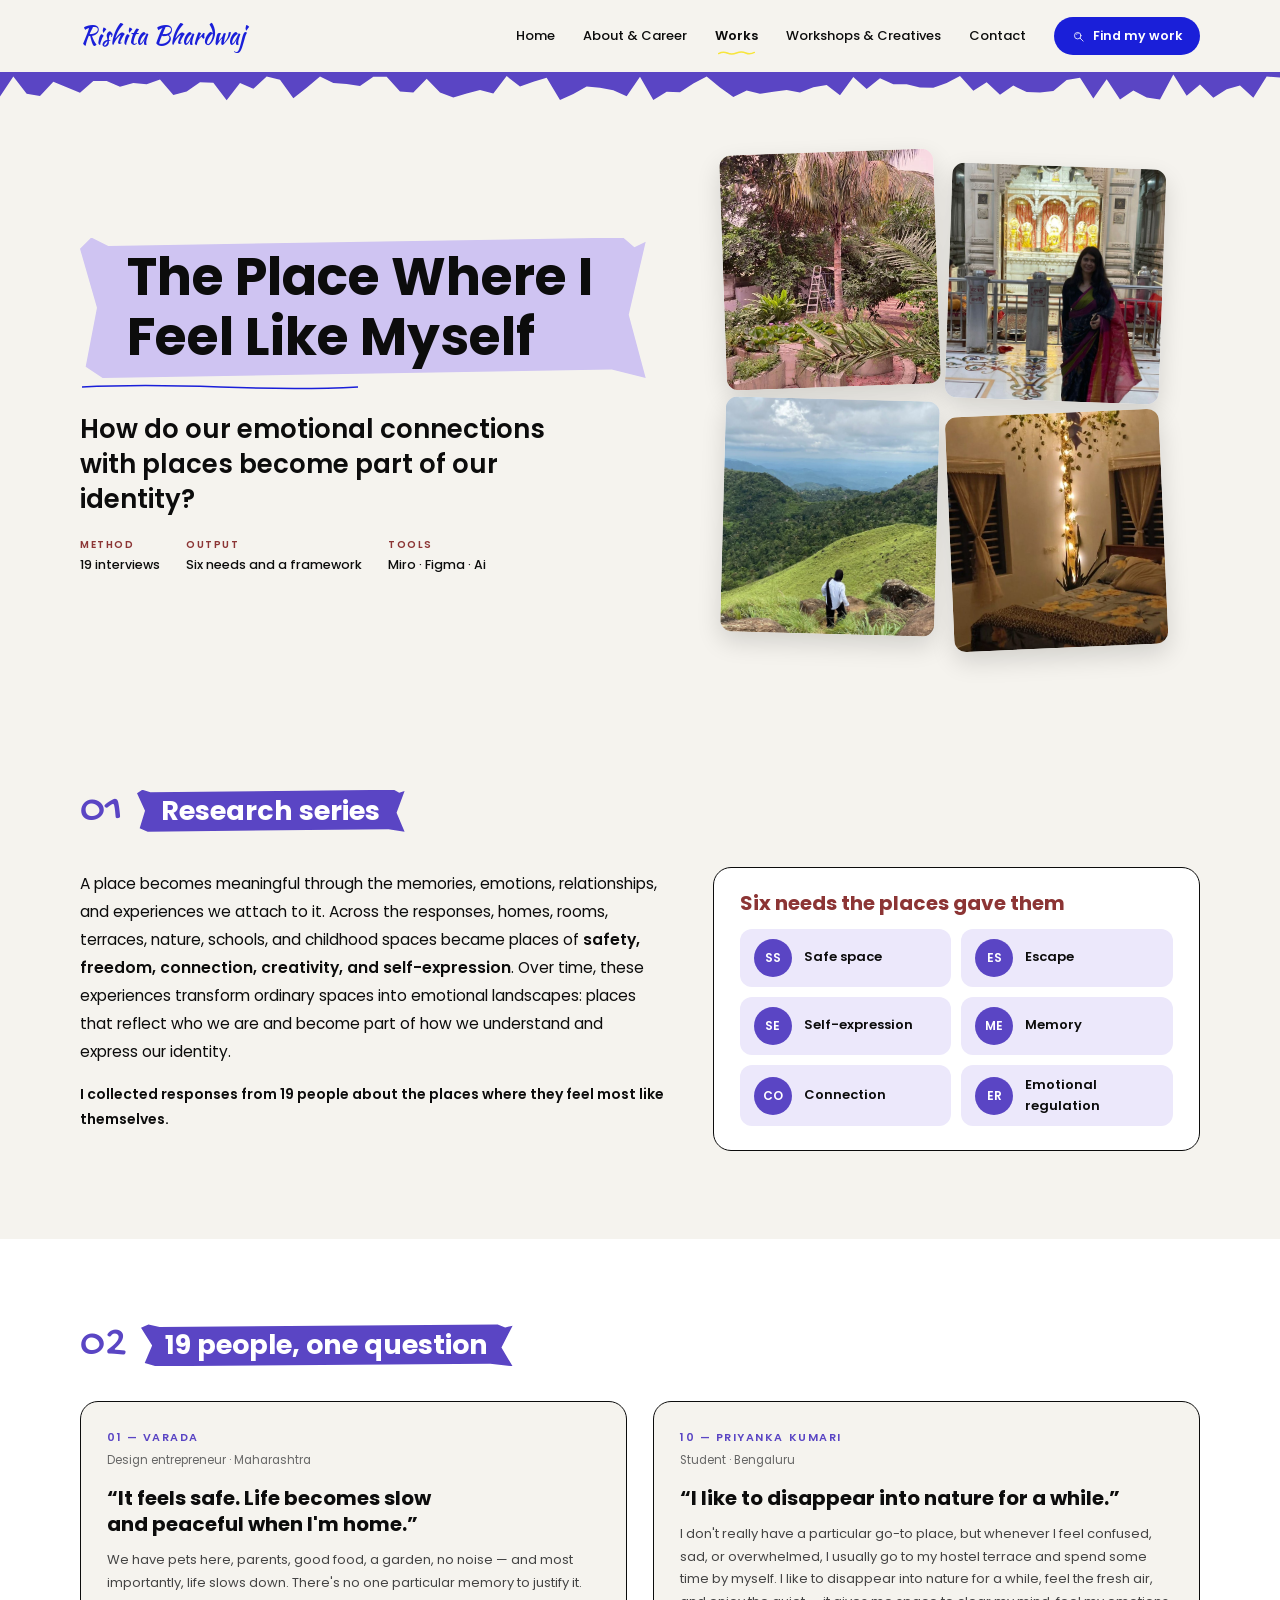
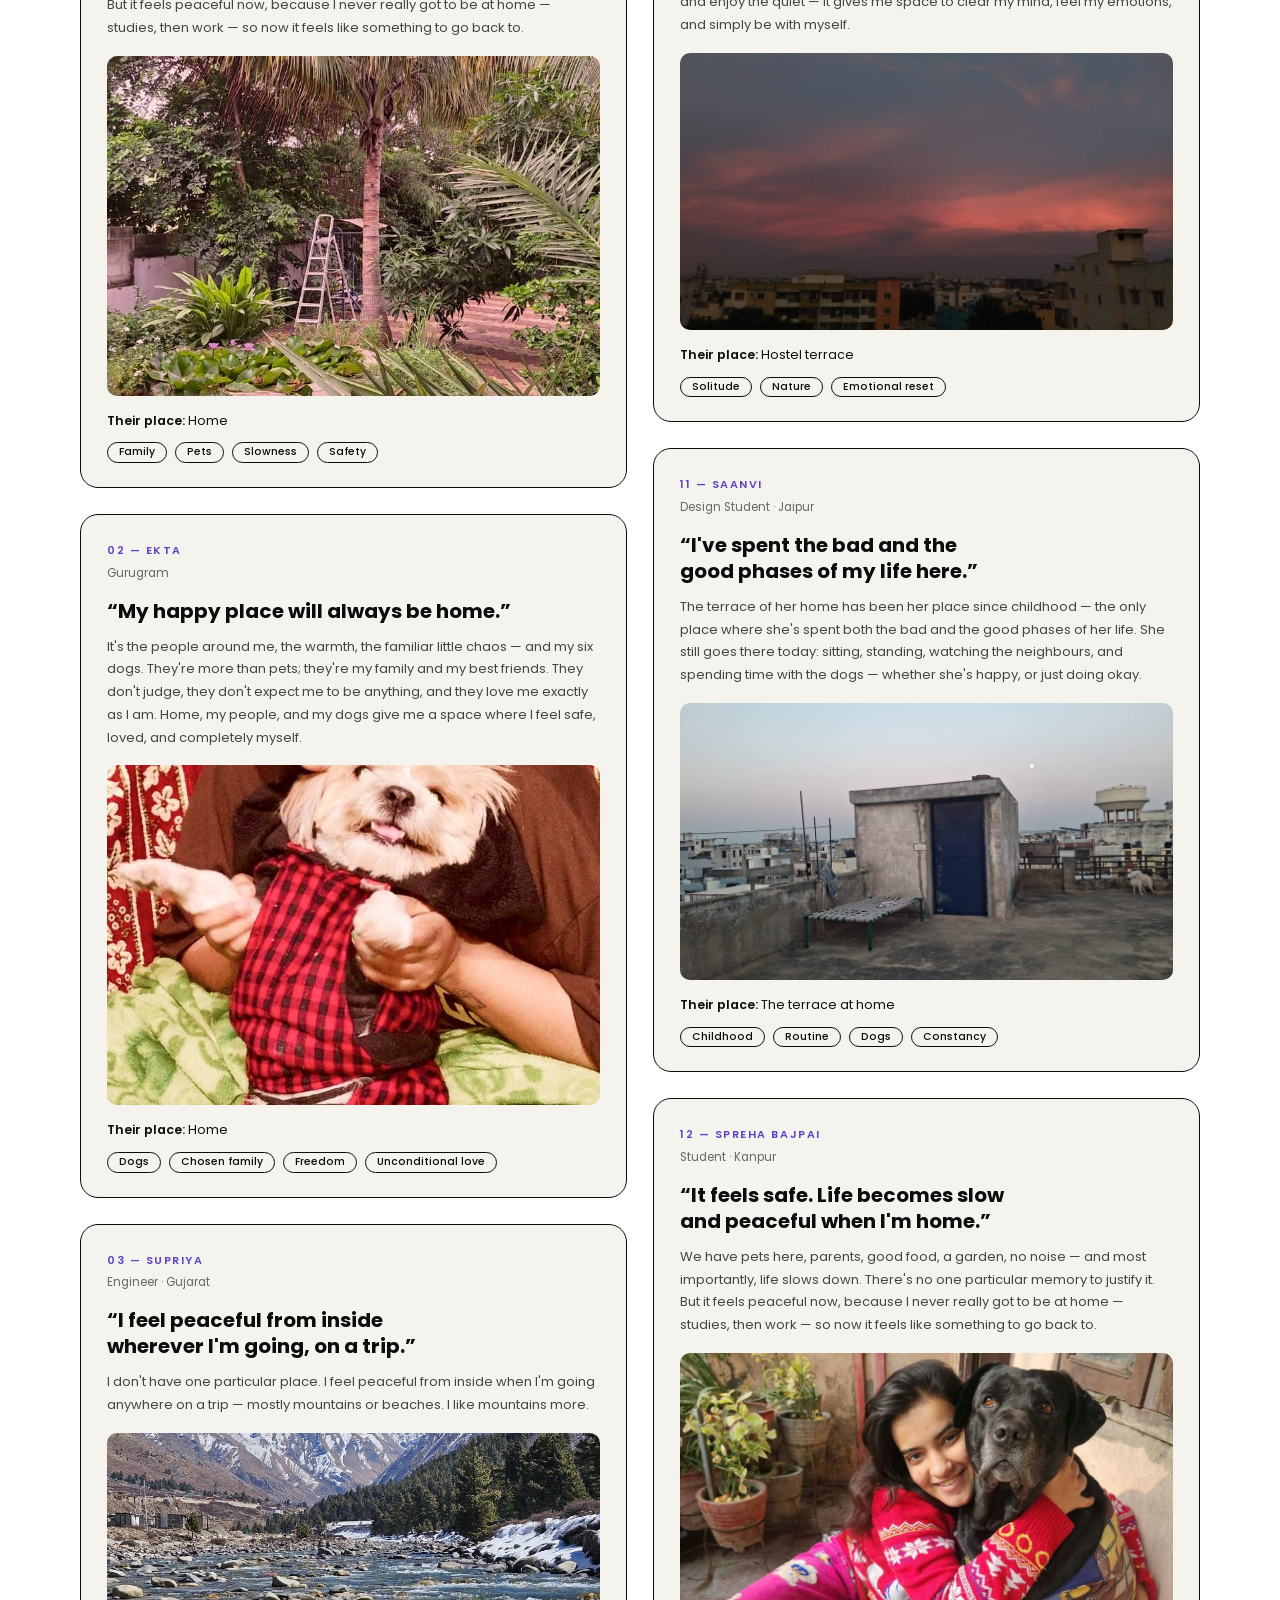
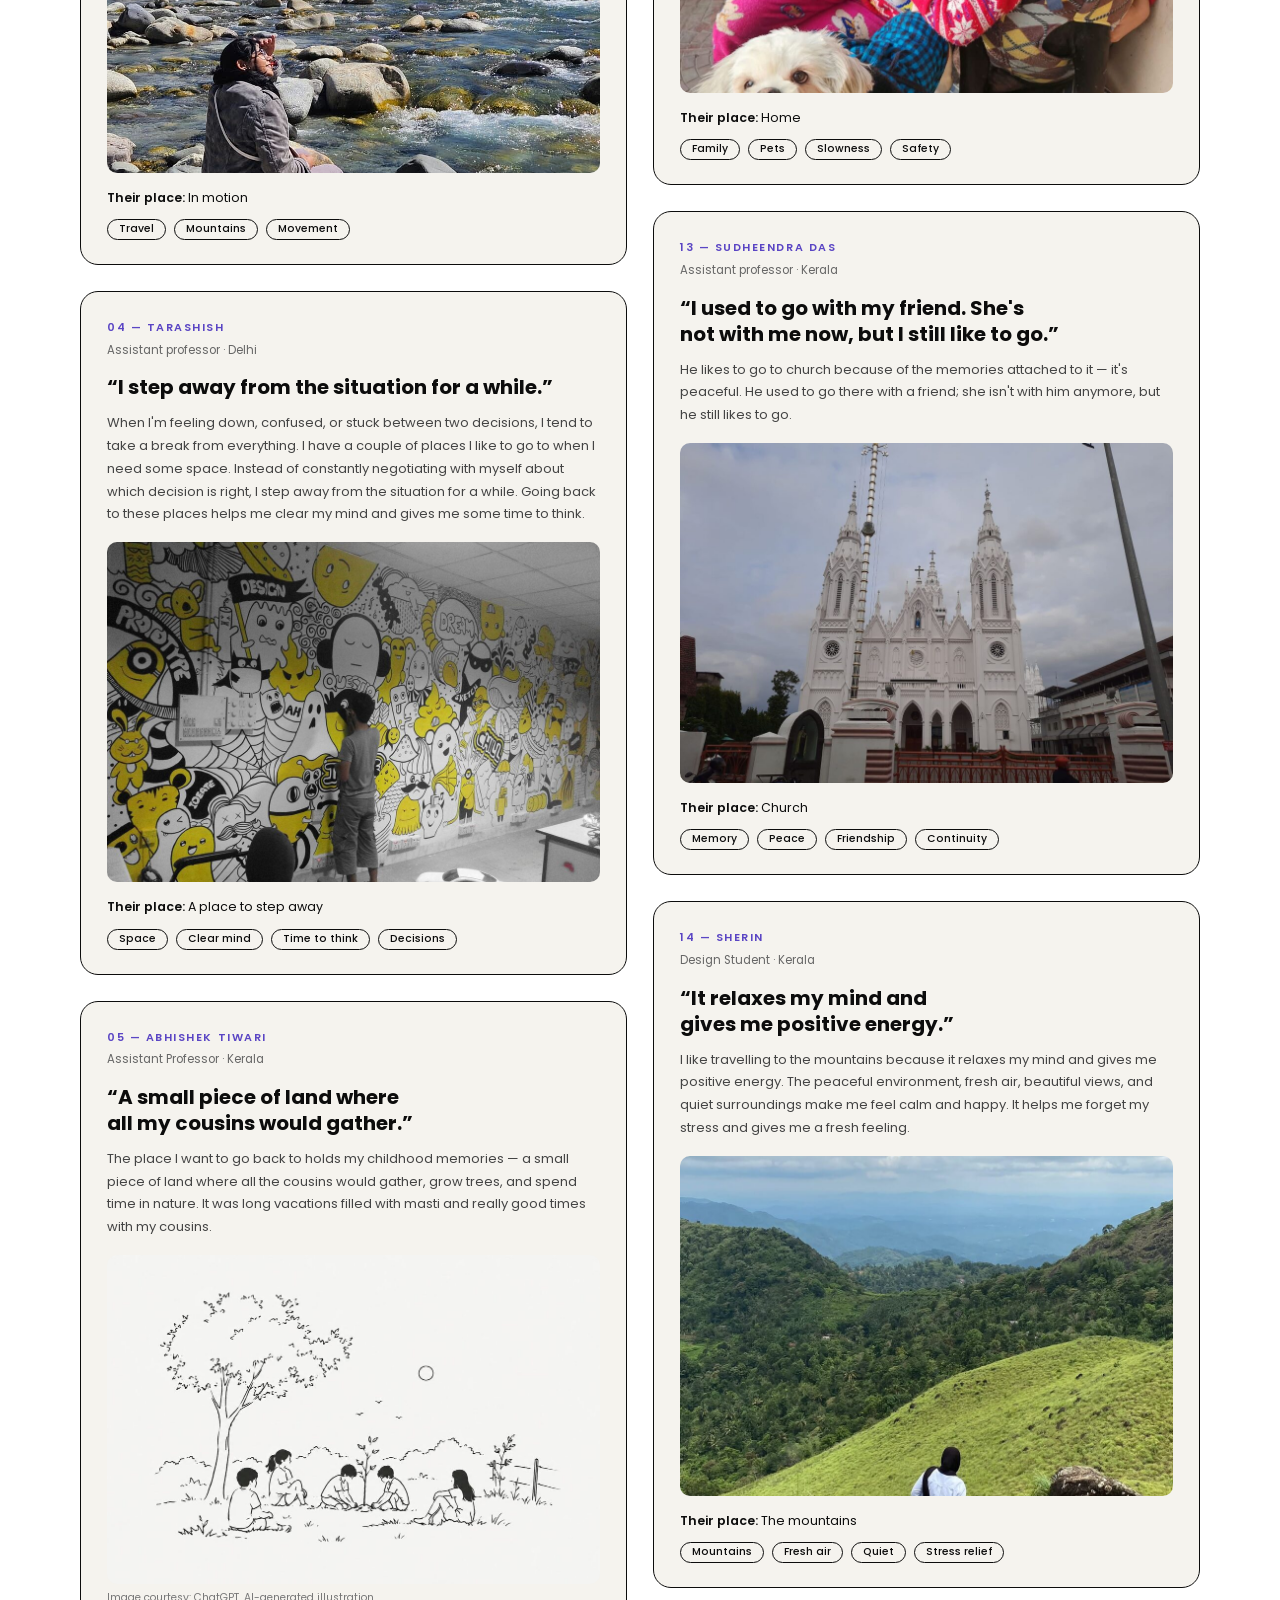
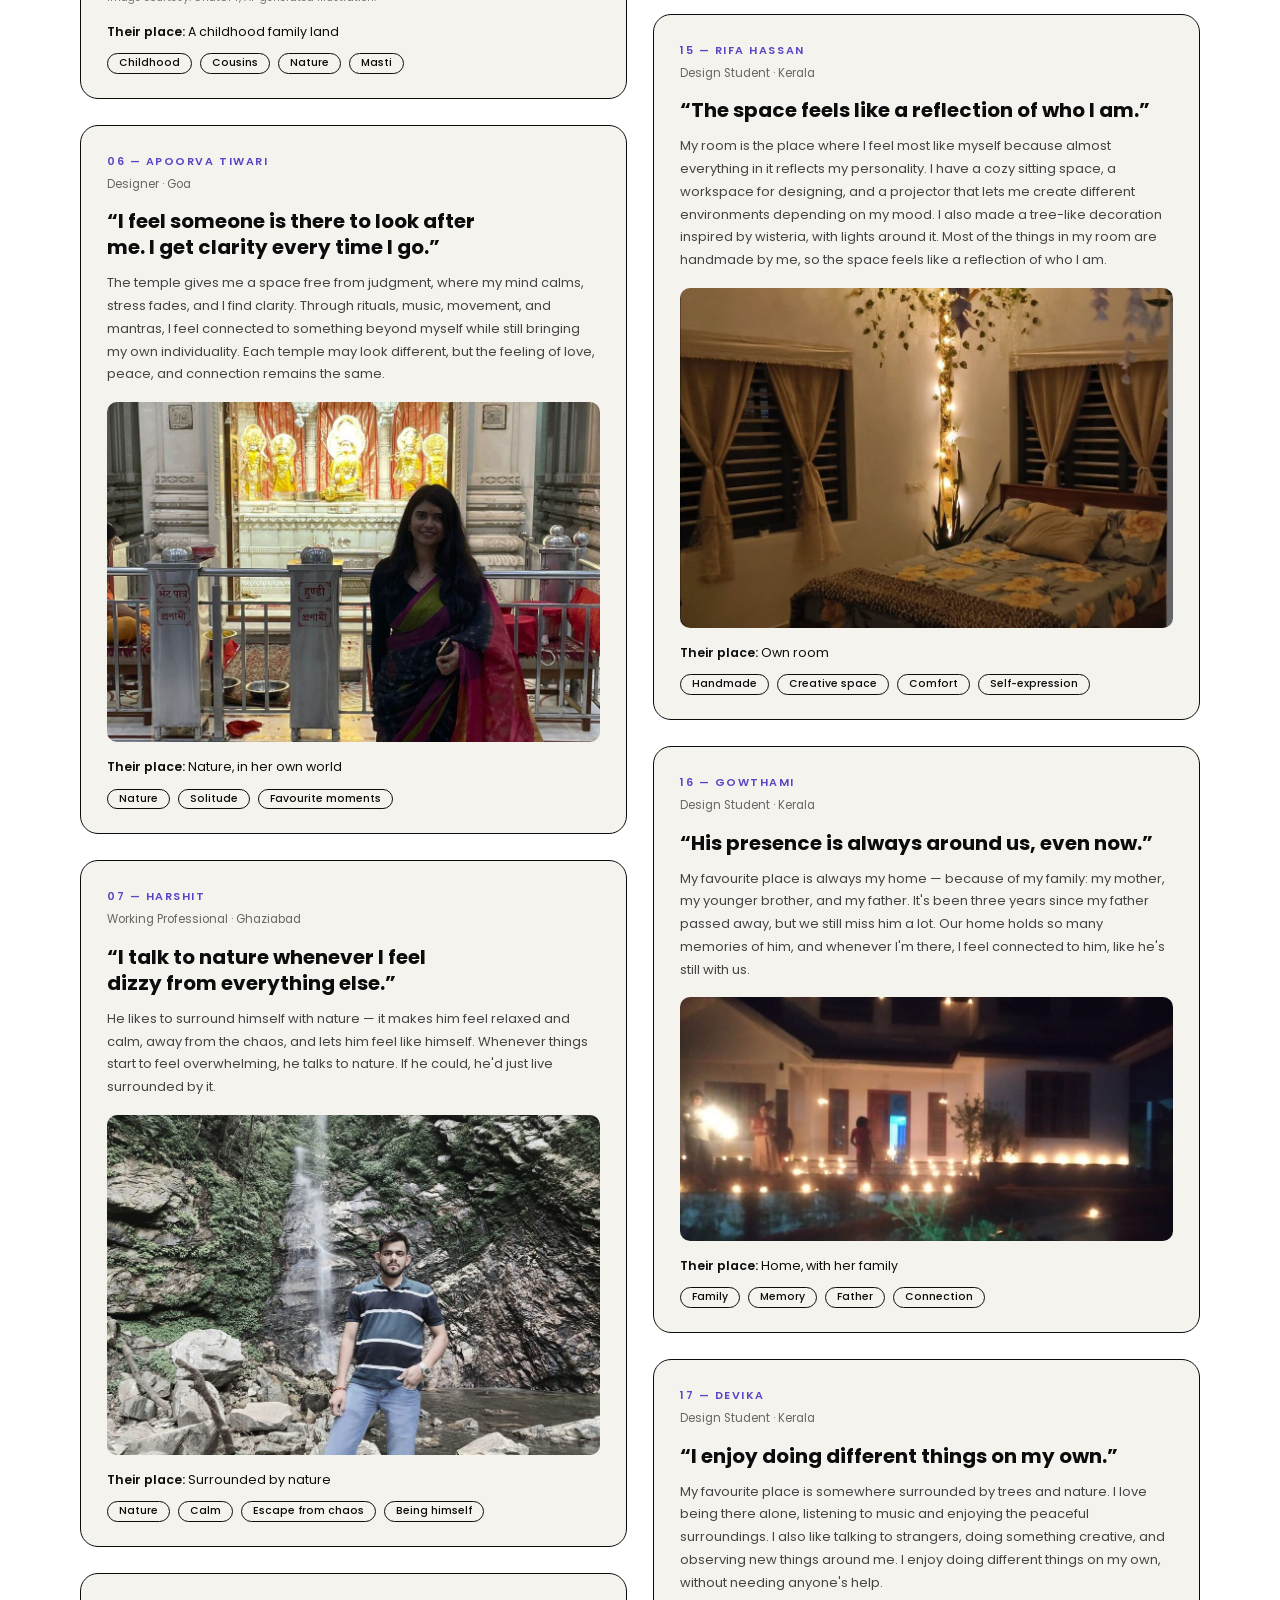
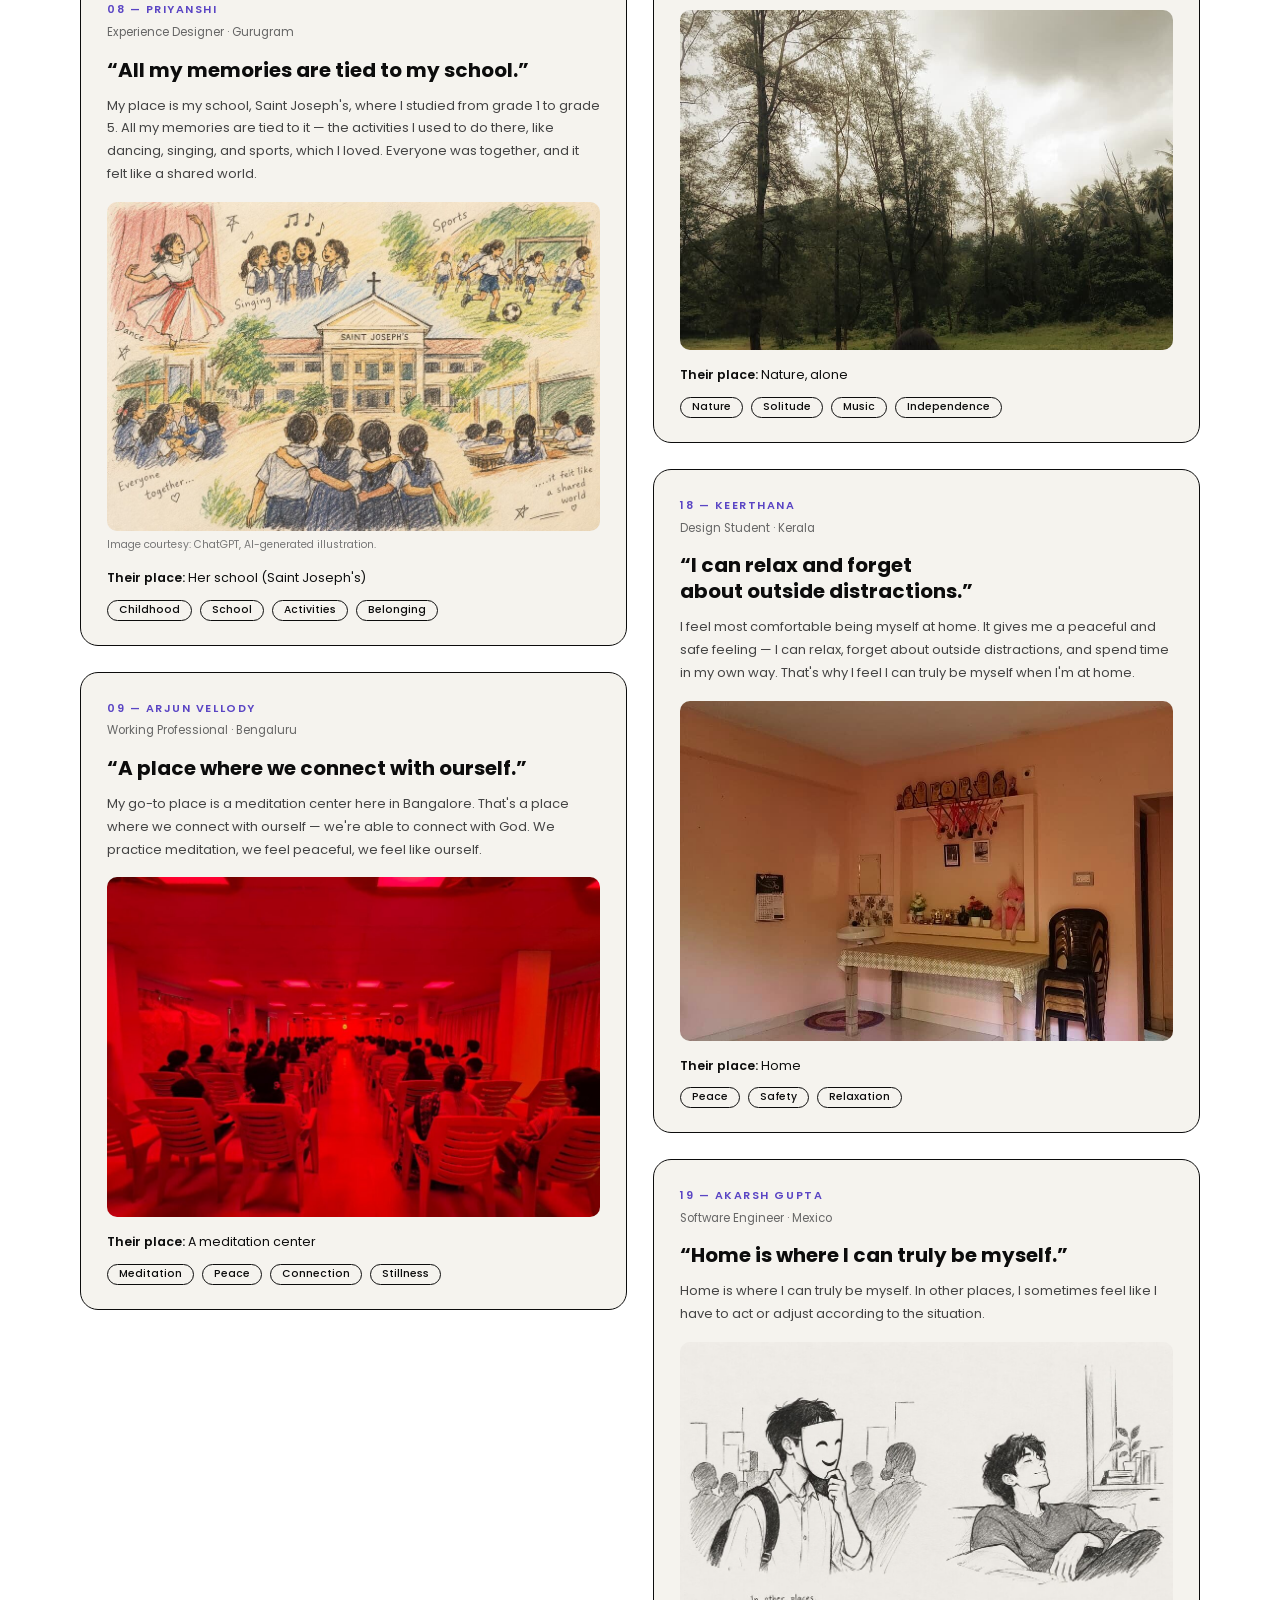
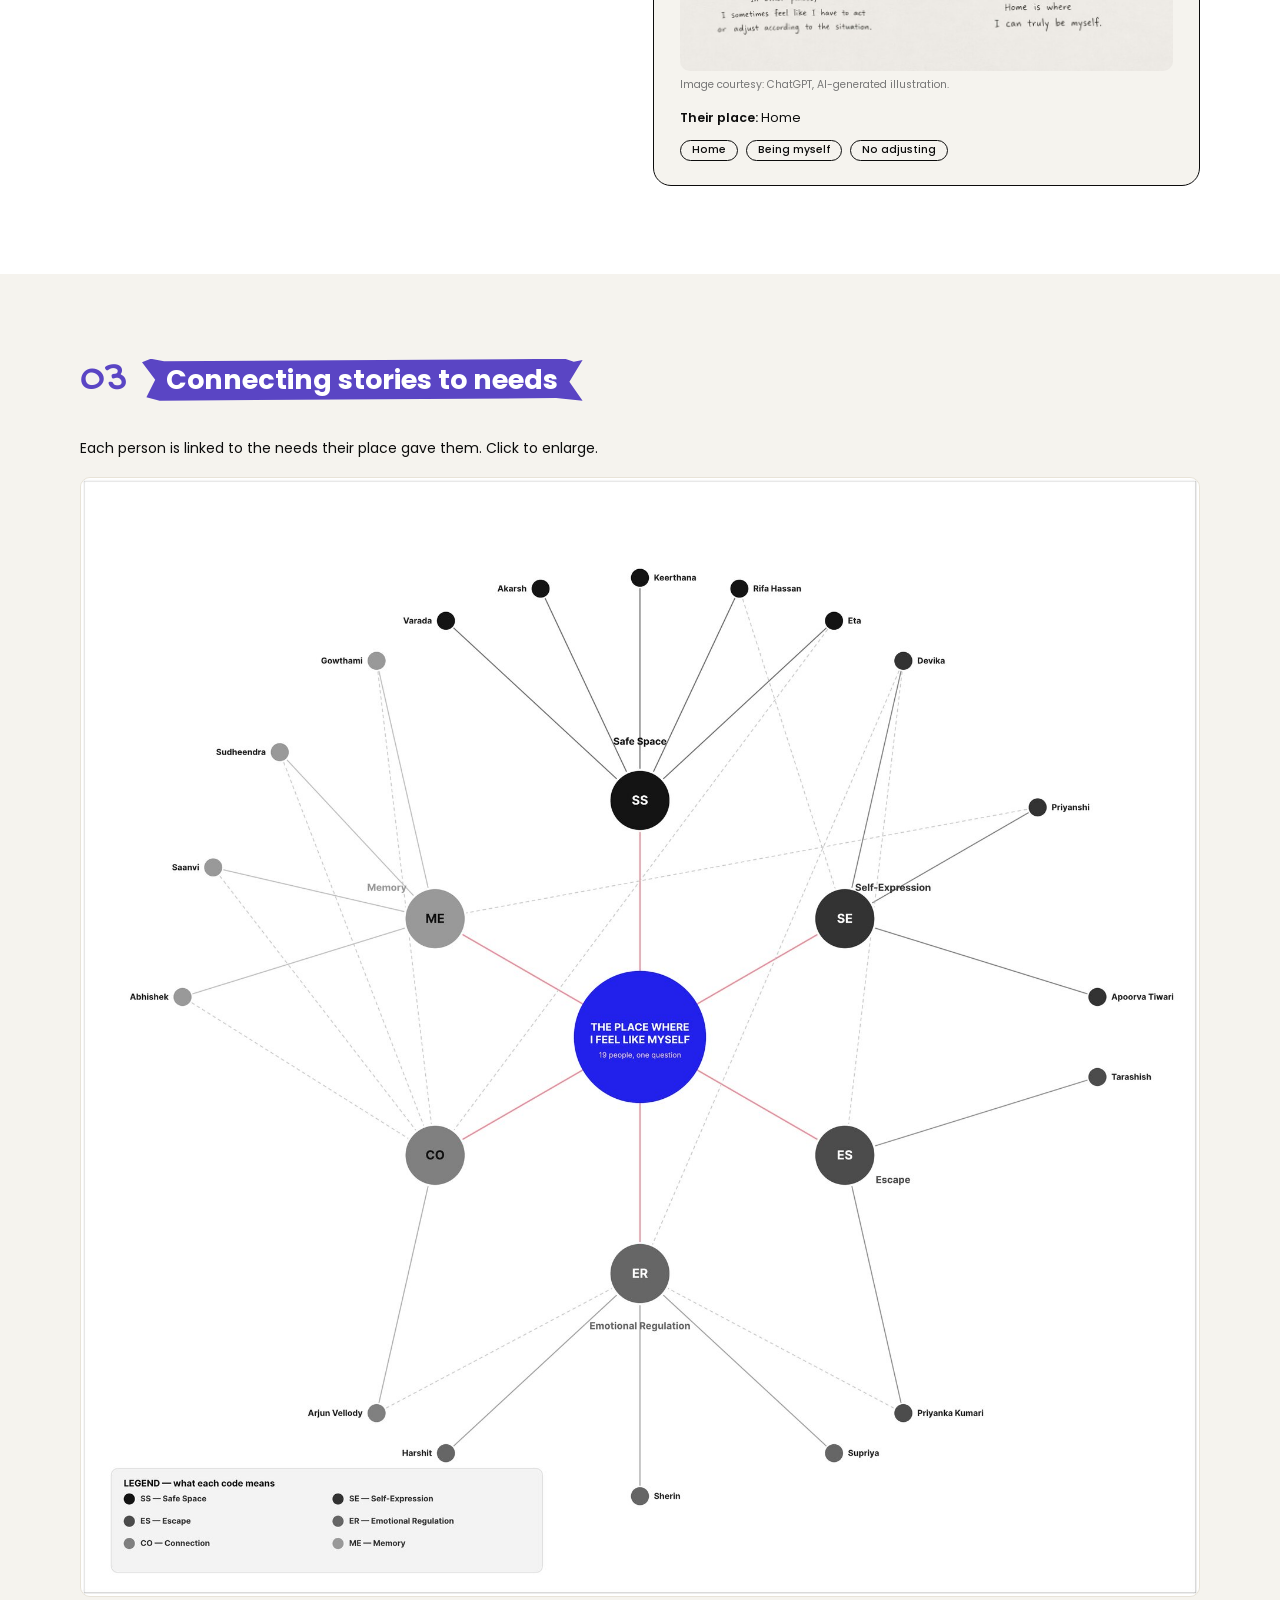
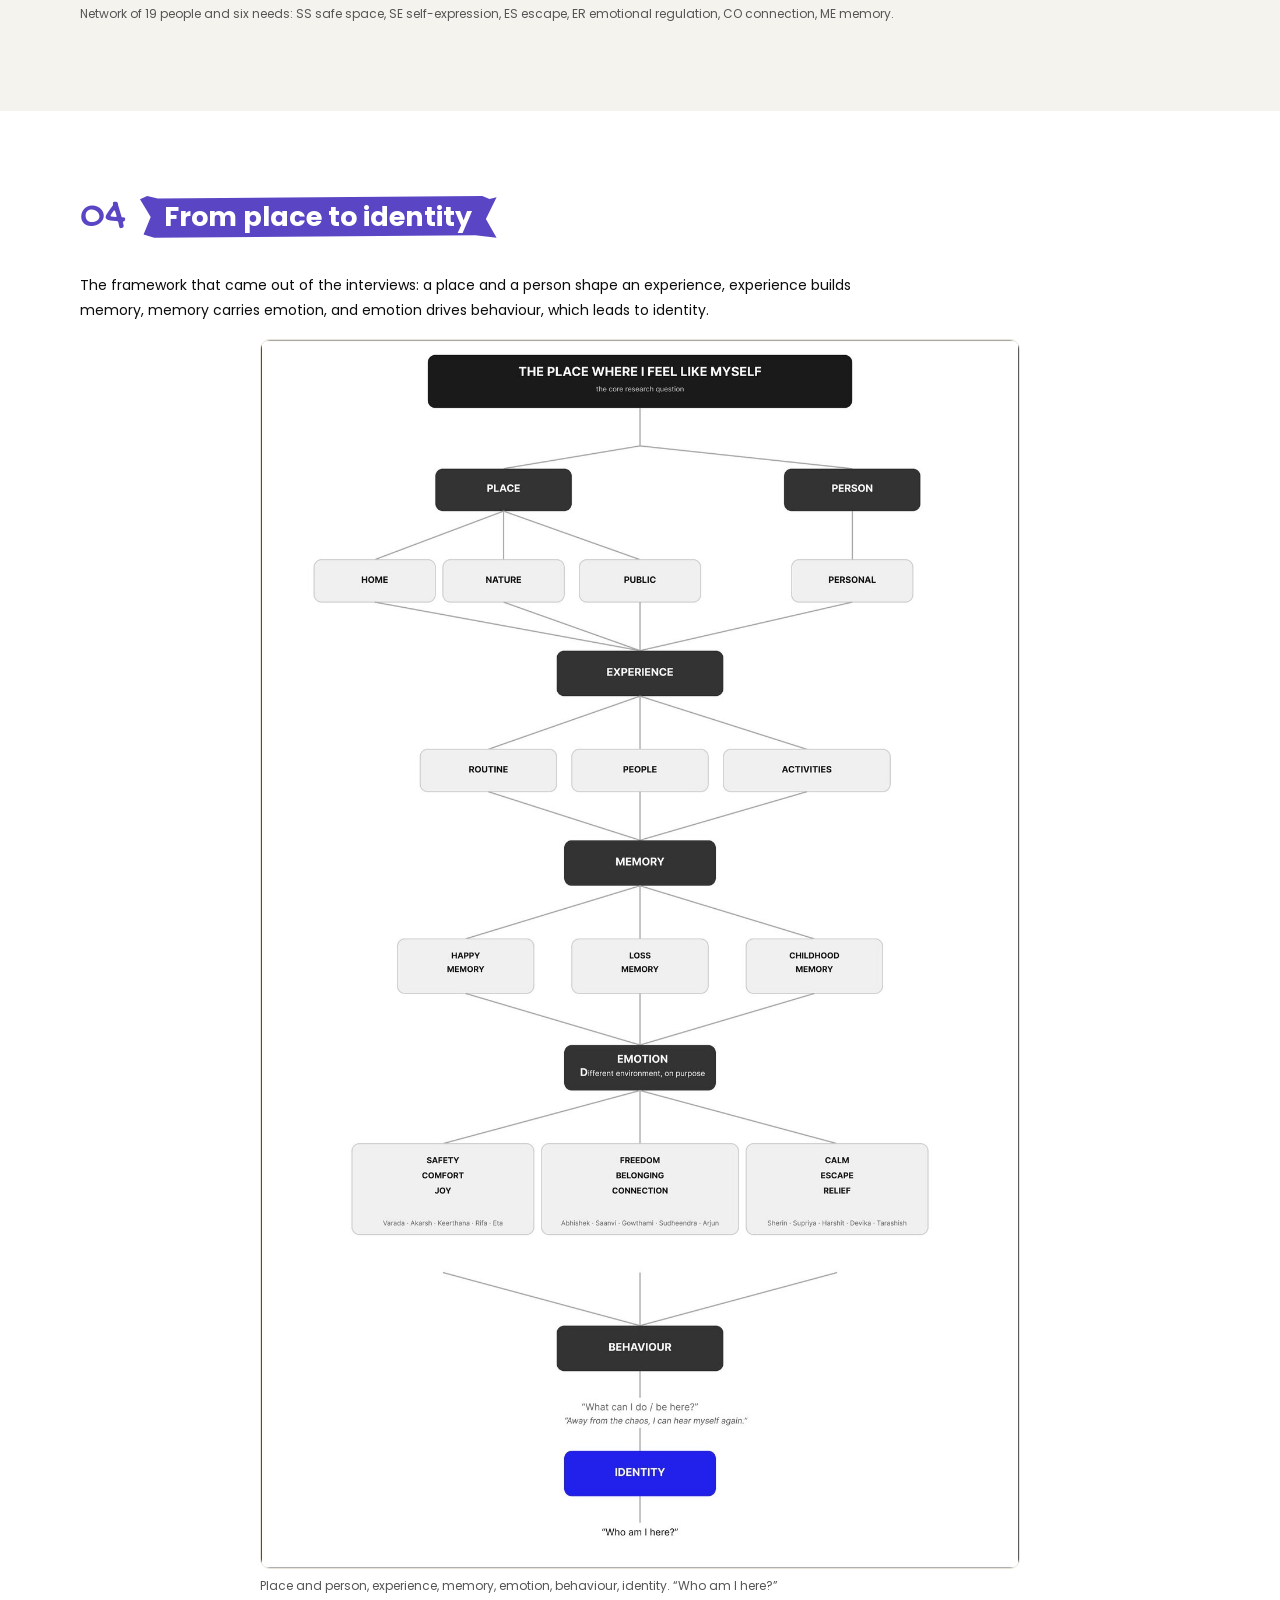
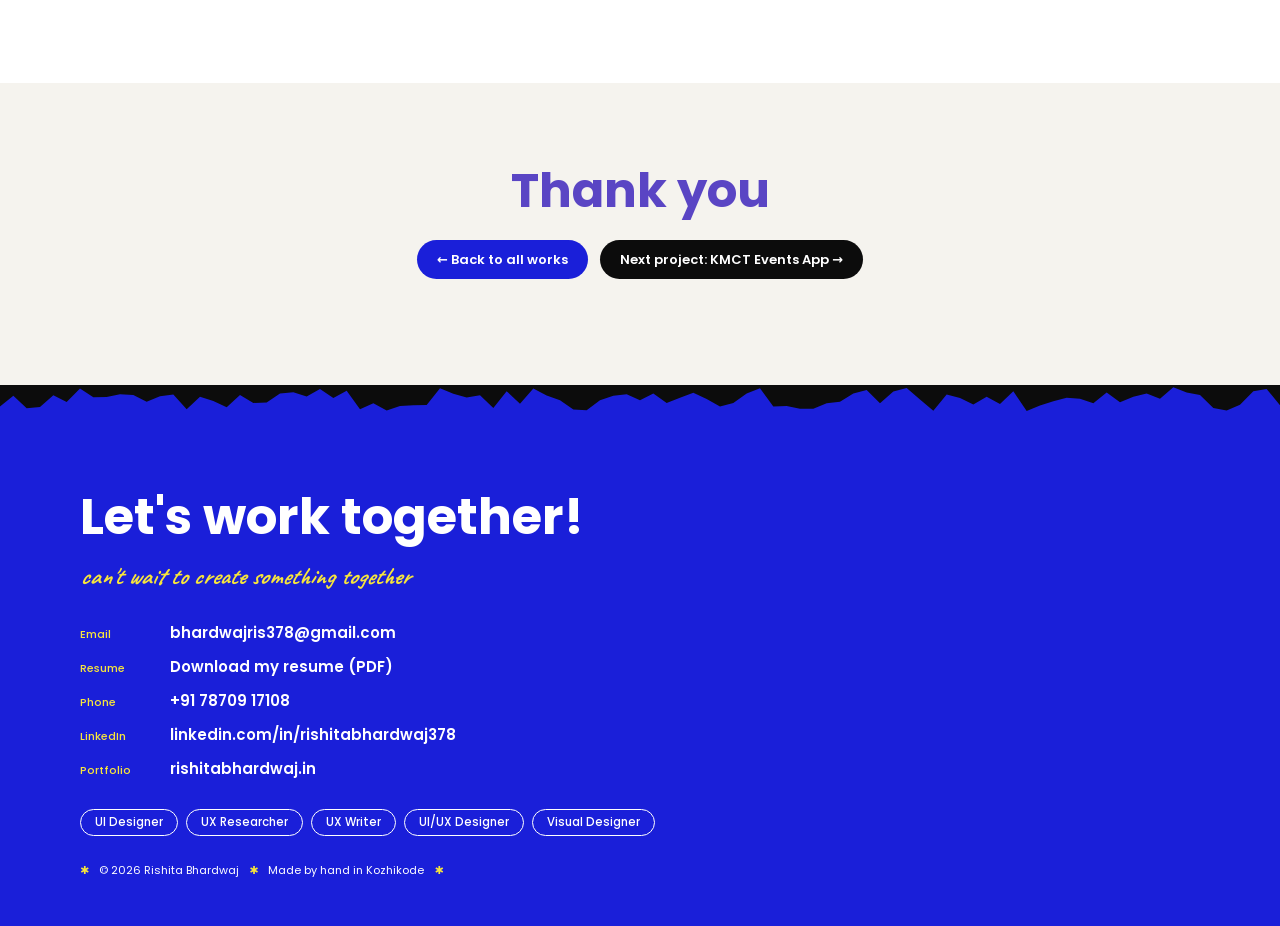
<file: place.html>
<!doctype html>
<html lang="en">
<head>
<meta charset="utf-8">
<meta name="viewport" content="width=device-width,initial-scale=1">
<title>The Place Where I Feel Like Myself · Rishita Bhardwaj · UI/UX Designer · UX Researcher · UX Writer · Visual Designer</title>
<meta name="description" content="Rishita Bhardwaj: UI Designer, UX Researcher, UX Writer, UI/UX Designer and Visual Designer, based in Kozhikode.">
<link rel="preconnect" href="https://fonts.googleapis.com"><link rel="preconnect" href="https://fonts.gstatic.com" crossorigin>
<link href="https://fonts.googleapis.com/css2?family=Caveat:wght@700&family=Gochi+Hand&family=Inter:wght@500;700;800&family=Kaushan+Script&family=Poppins:wght@400;500;600;700&display=swap" rel="stylesheet">
<link rel="stylesheet" href="assets/css/style.css">
</head>
<body class="">
<header class="site-header">
 <div class="wrap">
  <a class="logo" href="index.html" aria-label="Rishita Bhardwaj, back to the desk">Rishita Bhardwaj</a>
  <button class="menu-btn" aria-label="Menu" aria-expanded="false">☰</button>
  <nav class="nav" aria-label="Main">
   <a class="nl" href="home.html">Home</a>
   <a class="nl" href="about.html">About &amp; Career</a>
   <a class="nl on" href="works.html" aria-current=page>Works</a>
   <a class="nl" href="workshops.html">Workshops &amp; Creatives</a>
   <a class="nl" href="#contact">Contact</a>
   <a class="btn-find" href="works.html"><svg viewBox="0 0 48 48" fill="none" stroke="#fff" stroke-width="3" stroke-linecap="round"><circle cx="21" cy="21" r="12"/><path d="M30 30 L41 41"/><path d="M15 17 Q18 13 23 13" stroke-width="2"/></svg>Find my work</a>
  </nav>
 </div>
</header>
<main>

<section class="page-hero hff-hero place-hero">
 <span class="torn top" data-fill="#5a45c4" ></span>
 <div class="wrap">
  <div><div style="height:26px"></div>
   <h1 class="brush" style="background:#cfc4f2;color:#0c0c0c">The Place Where I Feel Like Myself</h1><span class="underline-hand"></span>
   <p class="qbig">How do our emotional connections with places become part of our identity?</p>
   <dl class="meta"><div><dt>Method</dt><dd>19 interviews</dd></div><div><dt>Output</dt><dd>Six needs and a framework</dd></div><div><dt>Tools</dt><dd>Miro · Figma · Ai</dd></div></dl></div>
  <div class="collage" aria-hidden="true"><img src="assets/img/place/s01.jpg" alt=""><img src="assets/img/place/s06.jpg" alt=""><img src="assets/img/place/s14.jpg" alt=""><img src="assets/img/place/s15.jpg" alt=""></div>
 </div>
</section>

<section class="cs" id="question"><div class="wrap">
 <div class="cs-head"><span class="num" style="color:#5a45c4">01</span><h2 class="brush" style="background:#5a45c4">Research series</h2></div>
 <div class="two"><div>
  <p class="lead-p">A place becomes meaningful through the memories, emotions, relationships, and experiences we attach to it. Across the responses, homes, rooms, terraces, nature, schools, and childhood spaces became places of <b>safety, freedom, connection, creativity, and self-expression</b>. Over time, these experiences transform ordinary spaces into emotional landscapes: places that reflect who we are and become part of how we understand and express our identity.</p>
  <p><b>I collected responses from 19 people about the places where they feel most like themselves.</b></p></div>
  <div class="needs-box"><h3 class="sub" style="margin:0 0 14px">Six needs the places gave them</h3><div class="needs"><div class="need"><b>SS</b><span>Safe space</span></div><div class="need"><b>ES</b><span>Escape</span></div><div class="need"><b>SE</b><span>Self-expression</span></div><div class="need"><b>ME</b><span>Memory</span></div><div class="need"><b>CO</b><span>Connection</span></div><div class="need"><b>ER</b><span>Emotional regulation</span></div></div></div></div>
</div></section>

<section class="cs alt" id="stories"><div class="wrap">
 <div class="cs-head"><span class="num" style="color:#5a45c4">02</span><h2 class="brush" style="background:#5a45c4">19 people, one question</h2></div>
 <div class="stories"><article class="story" id="s01">
 <p class="who"><b>01</b> — VARADA</p><p class="role">Design entrepreneur · Maharashtra</p>
 <h3>&ldquo;It feels safe. Life becomes slow and peaceful when I'm home.&rdquo;</h3>
 <p class="txt">We have pets here, parents, good food, a garden, no noise — and most importantly, life slows down. There's no one particular memory to justify it. But it feels peaceful now, because I never really got to be at home — studies, then work — so now it feels like something to go back to.</p>
 <figure><img data-zoom src="assets/img/place/s01.jpg" alt="A garden at home"></figure>
 <p class="place"><b>Their place:</b> Home</p>
 <div class="pills"><span class="pill">Family</span><span class="pill">Pets</span><span class="pill">Slowness</span><span class="pill">Safety</span></div>
</article><article class="story" id="s02">
 <p class="who"><b>02</b> — EKTA</p><p class="role">Gurugram</p>
 <h3>&ldquo;My happy place will always be home.&rdquo;</h3>
 <p class="txt">It's the people around me, the warmth, the familiar little chaos — and my six dogs. They're more than pets; they're my family and my best friends. They don't judge, they don't expect me to be anything, and they love me exactly as I am. Home, my people, and my dogs give me a space where I feel safe, loved, and completely myself.</p>
 <figure><img data-zoom src="assets/img/place/s02.jpg" alt="Ekta at home with her dog"></figure>
 <p class="place"><b>Their place:</b> Home</p>
 <div class="pills"><span class="pill">Dogs</span><span class="pill">Chosen family</span><span class="pill">Freedom</span><span class="pill">Unconditional love</span></div>
</article><article class="story" id="s03">
 <p class="who"><b>03</b> — SUPRIYA</p><p class="role">Engineer · Gujarat</p>
 <h3>&ldquo;I feel peaceful from inside wherever I'm going, on a trip.&rdquo;</h3>
 <p class="txt">I don't have one particular place. I feel peaceful from inside when I'm going anywhere on a trip — mostly mountains or beaches. I like mountains more.</p>
 <figure><img data-zoom src="assets/img/place/s03.jpg" alt="Supriya sitting by a mountain river"></figure>
 <p class="place"><b>Their place:</b> In motion</p>
 <div class="pills"><span class="pill">Travel</span><span class="pill">Mountains</span><span class="pill">Movement</span></div>
</article><article class="story" id="s04">
 <p class="who"><b>04</b> — TARASHISH</p><p class="role">Assistant professor · Delhi</p>
 <h3>&ldquo;I step away from the situation for a while.&rdquo;</h3>
 <p class="txt">When I'm feeling down, confused, or stuck between two decisions, I tend to take a break from everything. I have a couple of places I like to go to when I need some space. Instead of constantly negotiating with myself about which decision is right, I step away from the situation for a while. Going back to these places helps me clear my mind and gives me some time to think.</p>
 <figure><img data-zoom src="assets/img/place/s04.jpg" alt="A graffiti-covered wall"></figure>
 <p class="place"><b>Their place:</b> A place to step away</p>
 <div class="pills"><span class="pill">Space</span><span class="pill">Clear mind</span><span class="pill">Time to think</span><span class="pill">Decisions</span></div>
</article><article class="story" id="s05">
 <p class="who"><b>05</b> — ABHISHEK TIWARI</p><p class="role">Assistant Professor · Kerala</p>
 <h3>&ldquo;A small piece of land where all my cousins would gather.&rdquo;</h3>
 <p class="txt">The place I want to go back to holds my childhood memories — a small piece of land where all the cousins would gather, grow trees, and spend time in nature. It was long vacations filled with masti and really good times with my cousins.</p>
 <figure><img data-zoom src="assets/img/place/s05.jpg" alt="Line illustration of children playing under a tree"><span class="credit">Image courtesy: ChatGPT, AI-generated illustration.</span></figure>
 <p class="place"><b>Their place:</b> A childhood family land</p>
 <div class="pills"><span class="pill">Childhood</span><span class="pill">Cousins</span><span class="pill">Nature</span><span class="pill">Masti</span></div>
</article><article class="story" id="s06">
 <p class="who"><b>06</b> — APOORVA TIWARI</p><p class="role">Designer · Goa</p>
 <h3>&ldquo;I feel someone is there to look after me. I get clarity every time I go.&rdquo;</h3>
 <p class="txt">The temple gives me a space free from judgment, where my mind calms, stress fades, and I find clarity. Through rituals, music, movement, and mantras, I feel connected to something beyond myself while still bringing my own individuality. Each temple may look different, but the feeling of love, peace, and connection remains the same.</p>
 <figure><img data-zoom src="assets/img/place/s06.jpg" alt="Apoorva inside a temple"></figure>
 <p class="place"><b>Their place:</b> Nature, in her own world</p>
 <div class="pills"><span class="pill">Nature</span><span class="pill">Solitude</span><span class="pill">Favourite moments</span></div>
</article><article class="story" id="s07">
 <p class="who"><b>07</b> — HARSHIT</p><p class="role">Working Professional · Ghaziabad</p>
 <h3>&ldquo;I talk to nature whenever I feel dizzy from everything else.&rdquo;</h3>
 <p class="txt">He likes to surround himself with nature — it makes him feel relaxed and calm, away from the chaos, and lets him feel like himself. Whenever things start to feel overwhelming, he talks to nature. If he could, he'd just live surrounded by it.</p>
 <figure><img data-zoom src="assets/img/place/s07.jpg" alt="Harshit standing by a waterfall"></figure>
 <p class="place"><b>Their place:</b> Surrounded by nature</p>
 <div class="pills"><span class="pill">Nature</span><span class="pill">Calm</span><span class="pill">Escape from chaos</span><span class="pill">Being himself</span></div>
</article><article class="story" id="s08">
 <p class="who"><b>08</b> — PRIYANSHI</p><p class="role">Experience Designer · Gurugram</p>
 <h3>&ldquo;All my memories are tied to my school.&rdquo;</h3>
 <p class="txt">My place is my school, Saint Joseph's, where I studied from grade 1 to grade 5. All my memories are tied to it — the activities I used to do there, like dancing, singing, and sports, which I loved. Everyone was together, and it felt like a shared world.</p>
 <figure><img data-zoom src="assets/img/place/s08.jpg" alt="Coloured sketch of a school with children dancing, singing and playing sports"><span class="credit">Image courtesy: ChatGPT, AI-generated illustration.</span></figure>
 <p class="place"><b>Their place:</b> Her school (Saint Joseph's)</p>
 <div class="pills"><span class="pill">Childhood</span><span class="pill">School</span><span class="pill">Activities</span><span class="pill">Belonging</span></div>
</article><article class="story" id="s09">
 <p class="who"><b>09</b> — ARJUN VELLODY</p><p class="role">Working Professional · Bengaluru</p>
 <h3>&ldquo;A place where we connect with ourself.&rdquo;</h3>
 <p class="txt">My go-to place is a meditation center here in Bangalore. That's a place where we connect with ourself — we're able to connect with God. We practice meditation, we feel peaceful, we feel like ourself.</p>
 <figure><img data-zoom src="assets/img/place/s09.jpg" alt="A meditation hall lit in red"></figure>
 <p class="place"><b>Their place:</b> A meditation center</p>
 <div class="pills"><span class="pill">Meditation</span><span class="pill">Peace</span><span class="pill">Connection</span><span class="pill">Stillness</span></div>
</article><article class="story" id="s10">
 <p class="who"><b>10</b> — PRIYANKA KUMARI</p><p class="role">Student · Bengaluru</p>
 <h3>&ldquo;I like to disappear into nature for a while.&rdquo;</h3>
 <p class="txt">I don't really have a particular go-to place, but whenever I feel confused, sad, or overwhelmed, I usually go to my hostel terrace and spend some time by myself. I like to disappear into nature for a while, feel the fresh air, and enjoy the quiet — it gives me space to clear my mind, feel my emotions, and simply be with myself.</p>
 <figure><img data-zoom src="assets/img/place/s10.jpg" alt="A pink evening sky over rooftops"></figure>
 <p class="place"><b>Their place:</b> Hostel terrace</p>
 <div class="pills"><span class="pill">Solitude</span><span class="pill">Nature</span><span class="pill">Emotional reset</span></div>
</article><article class="story" id="s11">
 <p class="who"><b>11</b> — SAANVI</p><p class="role">Design Student · Jaipur</p>
 <h3>&ldquo;I've spent the bad and the good phases of my life here.&rdquo;</h3>
 <p class="txt">The terrace of her home has been her place since childhood — the only place where she's spent both the bad and the good phases of her life. She still goes there today: sitting, standing, watching the neighbours, and spending time with the dogs — whether she's happy, or just doing okay.</p>
 <figure><img data-zoom src="assets/img/place/s11.jpg" alt="A rooftop terrace with a small room and a cot"></figure>
 <p class="place"><b>Their place:</b> The terrace at home</p>
 <div class="pills"><span class="pill">Childhood</span><span class="pill">Routine</span><span class="pill">Dogs</span><span class="pill">Constancy</span></div>
</article><article class="story" id="s12">
 <p class="who"><b>12</b> — SPREHA BAJPAI</p><p class="role">Student · Kanpur</p>
 <h3>&ldquo;It feels safe. Life becomes slow and peaceful when I'm home.&rdquo;</h3>
 <p class="txt">We have pets here, parents, good food, a garden, no noise — and most importantly, life slows down. There's no one particular memory to justify it. But it feels peaceful now, because I never really got to be at home — studies, then work — so now it feels like something to go back to.</p>
 <figure><img data-zoom src="assets/img/place/s12.jpg" alt="Spreha at home with her dogs"></figure>
 <p class="place"><b>Their place:</b> Home</p>
 <div class="pills"><span class="pill">Family</span><span class="pill">Pets</span><span class="pill">Slowness</span><span class="pill">Safety</span></div>
</article><article class="story" id="s13">
 <p class="who"><b>13</b> — SUDHEENDRA DAS</p><p class="role">Assistant professor · Kerala</p>
 <h3>&ldquo;I used to go with my friend. She's not with me now, but I still like to go.&rdquo;</h3>
 <p class="txt">He likes to go to church because of the memories attached to it — it's peaceful. He used to go there with a friend; she isn't with him anymore, but he still likes to go.</p>
 <figure><img data-zoom src="assets/img/place/s13.jpg" alt="A white church with twin spires"></figure>
 <p class="place"><b>Their place:</b> Church</p>
 <div class="pills"><span class="pill">Memory</span><span class="pill">Peace</span><span class="pill">Friendship</span><span class="pill">Continuity</span></div>
</article><article class="story" id="s14">
 <p class="who"><b>14</b> — SHERIN</p><p class="role">Design Student · Kerala</p>
 <h3>&ldquo;It relaxes my mind and gives me positive energy.&rdquo;</h3>
 <p class="txt">I like travelling to the mountains because it relaxes my mind and gives me positive energy. The peaceful environment, fresh air, beautiful views, and quiet surroundings make me feel calm and happy. It helps me forget my stress and gives me a fresh feeling.</p>
 <figure><img data-zoom src="assets/img/place/s14.jpg" alt="A green hillside with a person standing on it"></figure>
 <p class="place"><b>Their place:</b> The mountains</p>
 <div class="pills"><span class="pill">Mountains</span><span class="pill">Fresh air</span><span class="pill">Quiet</span><span class="pill">Stress relief</span></div>
</article><article class="story" id="s15">
 <p class="who"><b>15</b> — RIFA HASSAN</p><p class="role">Design Student · Kerala</p>
 <h3>&ldquo;The space feels like a reflection of who I am.&rdquo;</h3>
 <p class="txt">My room is the place where I feel most like myself because almost everything in it reflects my personality. I have a cozy sitting space, a workspace for designing, and a projector that lets me create different environments depending on my mood. I also made a tree-like decoration inspired by wisteria, with lights around it. Most of the things in my room are handmade by me, so the space feels like a reflection of who I am.</p>
 <figure><img data-zoom src="assets/img/place/s15.jpg" alt="A bedroom with a lit, handmade wisteria-style tree"></figure>
 <p class="place"><b>Their place:</b> Own room</p>
 <div class="pills"><span class="pill">Handmade</span><span class="pill">Creative space</span><span class="pill">Comfort</span><span class="pill">Self-expression</span></div>
</article><article class="story" id="s16">
 <p class="who"><b>16</b> — GOWTHAMI</p><p class="role">Design Student · Kerala</p>
 <h3>&ldquo;His presence is always around us, even now.&rdquo;</h3>
 <p class="txt">My favourite place is always my home — because of my family: my mother, my younger brother, and my father. It's been three years since my father passed away, but we still miss him a lot. Our home holds so many memories of him, and whenever I'm there, I feel connected to him, like he's still with us.</p>
 <figure><img data-zoom src="assets/img/place/s16.jpg" alt="A house at night lit with small lamps"></figure>
 <p class="place"><b>Their place:</b> Home, with her family</p>
 <div class="pills"><span class="pill">Family</span><span class="pill">Memory</span><span class="pill">Father</span><span class="pill">Connection</span></div>
</article><article class="story" id="s17">
 <p class="who"><b>17</b> — DEVIKA</p><p class="role">Design Student · Kerala</p>
 <h3>&ldquo;I enjoy doing different things on my own.&rdquo;</h3>
 <p class="txt">My favourite place is somewhere surrounded by trees and nature. I love being there alone, listening to music and enjoying the peaceful surroundings. I also like talking to strangers, doing something creative, and observing new things around me. I enjoy doing different things on my own, without needing anyone's help.</p>
 <figure><img data-zoom src="assets/img/place/s17.jpg" alt="A person standing in a grove of trees"></figure>
 <p class="place"><b>Their place:</b> Nature, alone</p>
 <div class="pills"><span class="pill">Nature</span><span class="pill">Solitude</span><span class="pill">Music</span><span class="pill">Independence</span></div>
</article><article class="story" id="s18">
 <p class="who"><b>18</b> — KEERTHANA</p><p class="role">Design Student · Kerala</p>
 <h3>&ldquo;I can relax and forget about outside distractions.&rdquo;</h3>
 <p class="txt">I feel most comfortable being myself at home. It gives me a peaceful and safe feeling — I can relax, forget about outside distractions, and spend time in my own way. That's why I feel I can truly be myself when I'm at home.</p>
 <figure><img data-zoom src="assets/img/place/s18.jpg" alt="A home interior with a small shrine"></figure>
 <p class="place"><b>Their place:</b> Home</p>
 <div class="pills"><span class="pill">Peace</span><span class="pill">Safety</span><span class="pill">Relaxation</span></div>
</article><article class="story" id="s19">
 <p class="who"><b>19</b> — AKARSH GUPTA</p><p class="role">Software Engineer · Mexico</p>
 <h3>&ldquo;Home is where I can truly be myself.&rdquo;</h3>
 <p class="txt">Home is where I can truly be myself. In other places, I sometimes feel like I have to act or adjust according to the situation.</p>
 <figure><img data-zoom src="assets/img/place/s19.jpg" alt="Sketch of two scenes: adjusting in public, relaxed at home"><span class="credit">Image courtesy: ChatGPT, AI-generated illustration.</span></figure>
 <p class="place"><b>Their place:</b> Home</p>
 <div class="pills"><span class="pill">Home</span><span class="pill">Being myself</span><span class="pill">No adjusting</span></div>
</article></div>
</div></section>

<section class="cs" id="network"><div class="wrap">
 <div class="cs-head"><span class="num" style="color:#5a45c4">03</span><h2 class="brush" style="background:#5a45c4">Connecting stories to needs</h2></div>
 <p class="wide">Each person is linked to the needs their place gave them. Click to enlarge.</p>
 <figure class="fig"><img data-zoom src="assets/img/place/network.jpg" alt="Network diagram: 19 people linked to six needs (safe space, self-expression, escape, emotional regulation, connection, memory) around the central question" ><figcaption>Network of 19 people and six needs: SS safe space, SE self-expression, ES escape, ER emotional regulation, CO connection, ME memory.</figcaption></figure>
</div></section>

<section class="cs alt" id="framework"><div class="wrap">
 <div class="cs-head"><span class="num" style="color:#5a45c4">04</span><h2 class="brush" style="background:#5a45c4">From place to identity</h2></div>
 <p class="wide">The framework that came out of the interviews: a place and a person shape an experience, experience builds memory, memory carries emotion, and emotion drives behaviour, which leads to identity.</p>
 <figure class="fig narrow" style="margin-inline:auto"><img data-zoom src="assets/img/place/framework.jpg" alt="Framework flow from the research question through place, person, experience, memory, emotion and behaviour to identity"><figcaption>Place and person, experience, memory, emotion, behaviour, identity. &ldquo;Who am I here?&rdquo;</figcaption></figure>
</div></section>

<section class="cs thanks" id="thanks"><div class="wrap">
 <h2 style="color:#5a45c4">Thank you</h2>
 <p><a class="btn-blue" href="works.html#place">← Back to all works</a> &nbsp; <a class="btn-blue" href="works.html#kmct-events" style="background:#0c0c0c">Next project: KMCT Events App →</a></p>
</div></section>
</main>
<footer class="site-footer" id="contact">
 <span class="torn top" data-fill="#0c0c0c"></span>
 <div class="wrap">
  <h2>Let's work together!</h2>
  <p class="script">can't wait to create something together</p>
  <dl class="contact-list">
   <dt>Email</dt><dd><a href="mailto:bhardwajris378@gmail.com">bhardwajris378@gmail.com</a></dd>
   <dt>Resume</dt><dd><a href="assets/files/Rishita_Bhardwaj_Resume.pdf" target="_blank" rel="noopener" download>Download my resume (PDF)</a></dd>
   <dt>Phone</dt><dd><a href="tel:+917870917108">+91 78709 17108</a></dd>
   <dt>LinkedIn</dt><dd><a href="https://linkedin.com/in/rishitabhardwaj378" target="_blank" rel="noopener">linkedin.com/in/rishitabhardwaj378</a></dd>
   <dt>Portfolio</dt><dd><a href="https://rishitabhardwaj.in" target="_blank" rel="noopener">rishitabhardwaj.in</a></dd>
  </dl>
  <div class="pills on-dark"><span class="pill">UI Designer</span><span class="pill">UX Researcher</span><span class="pill">UX Writer</span><span class="pill">UI/UX Designer</span><span class="pill">Visual Designer</span></div>
  <p class="copy"><b>✱</b> © 2026 Rishita Bhardwaj <b>✱</b> Made by hand in Kozhikode <b>✱</b></p>
 </div>
</footer>
<script src="assets/js/site.js"></script>
</body>
</html>
</file>
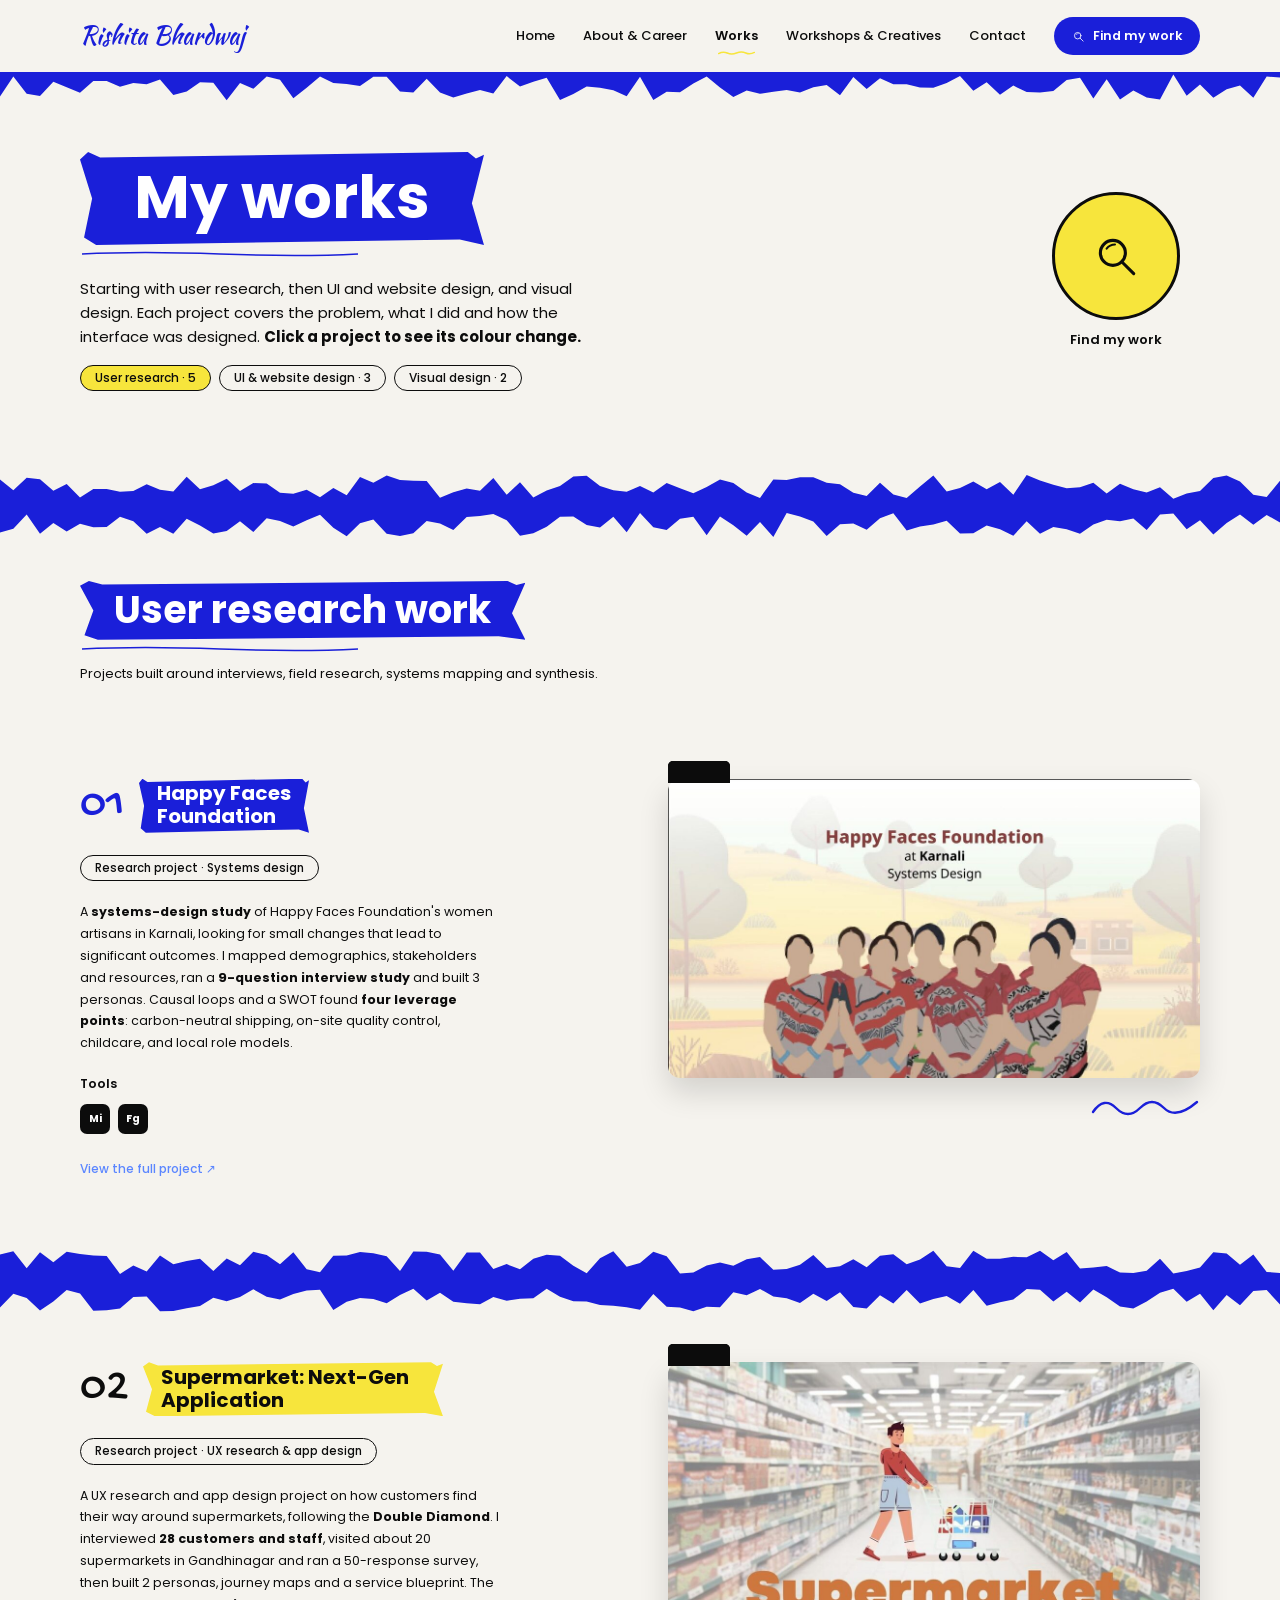
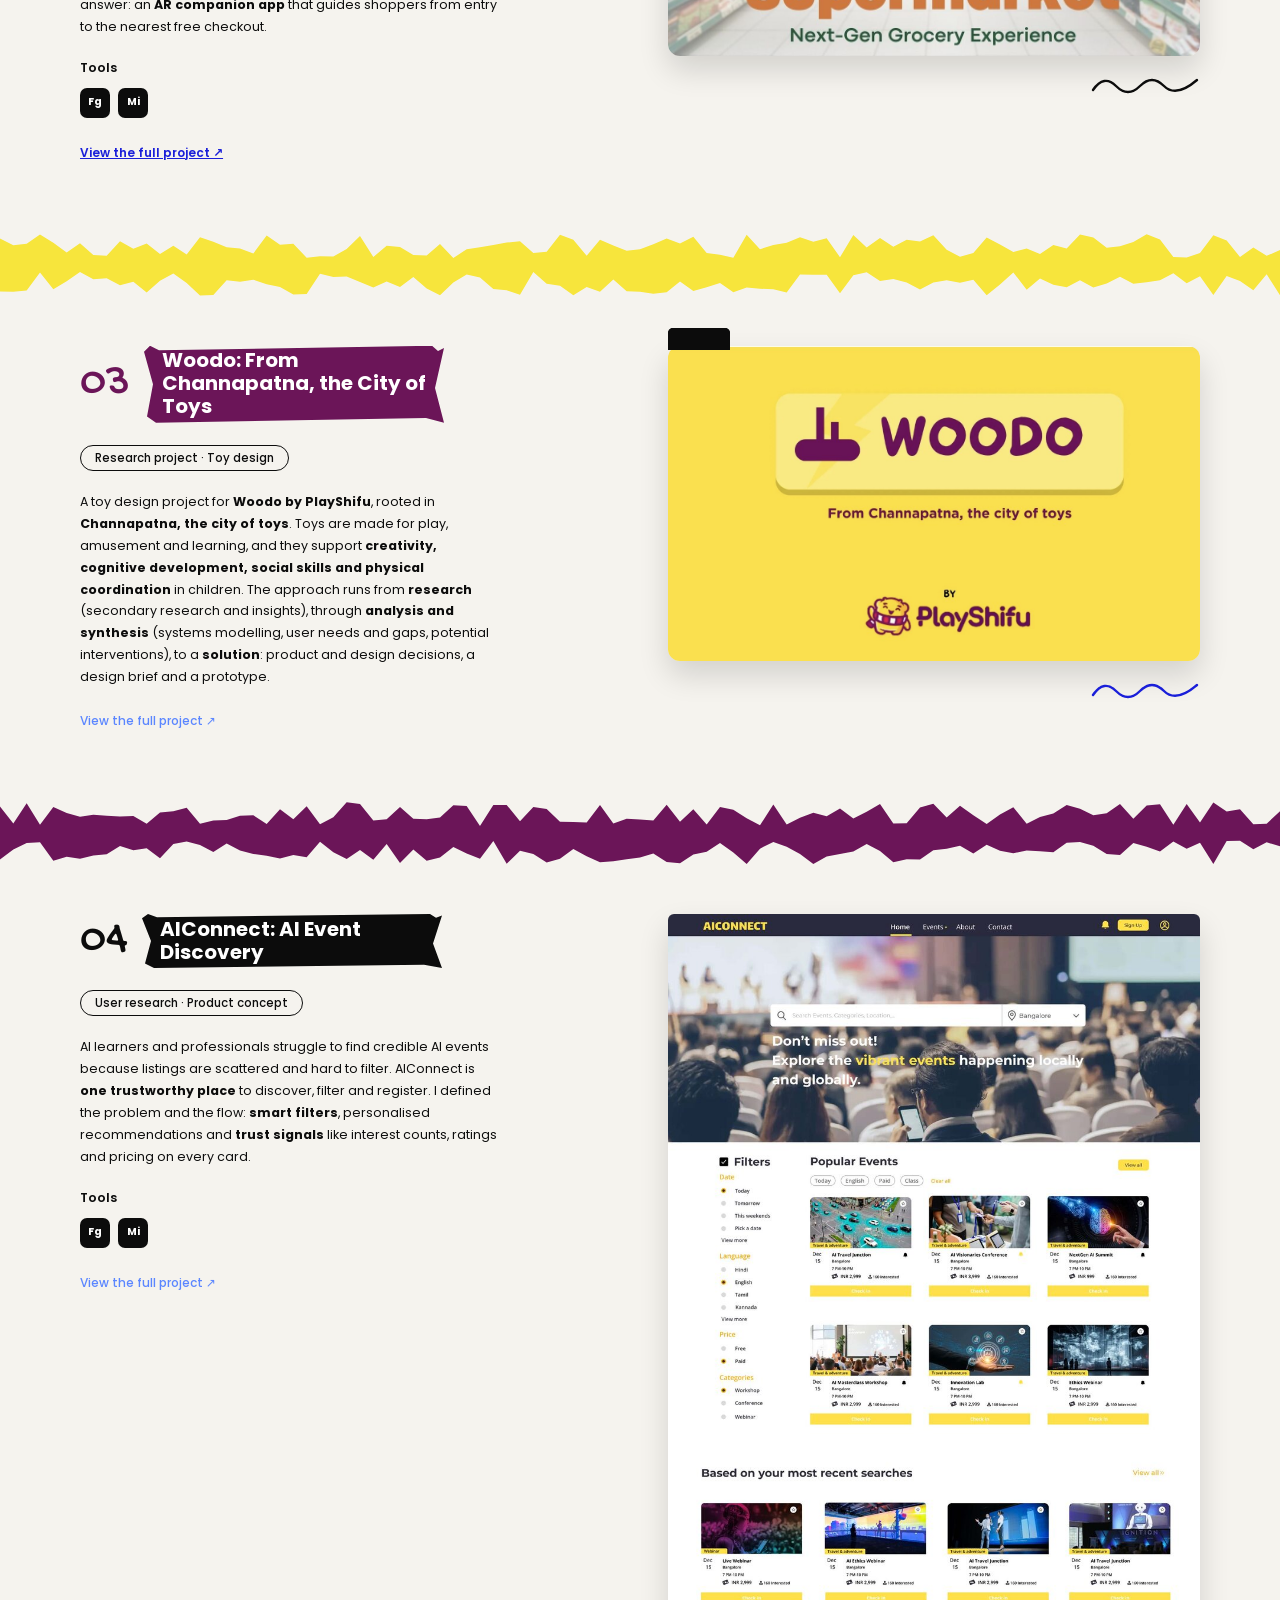
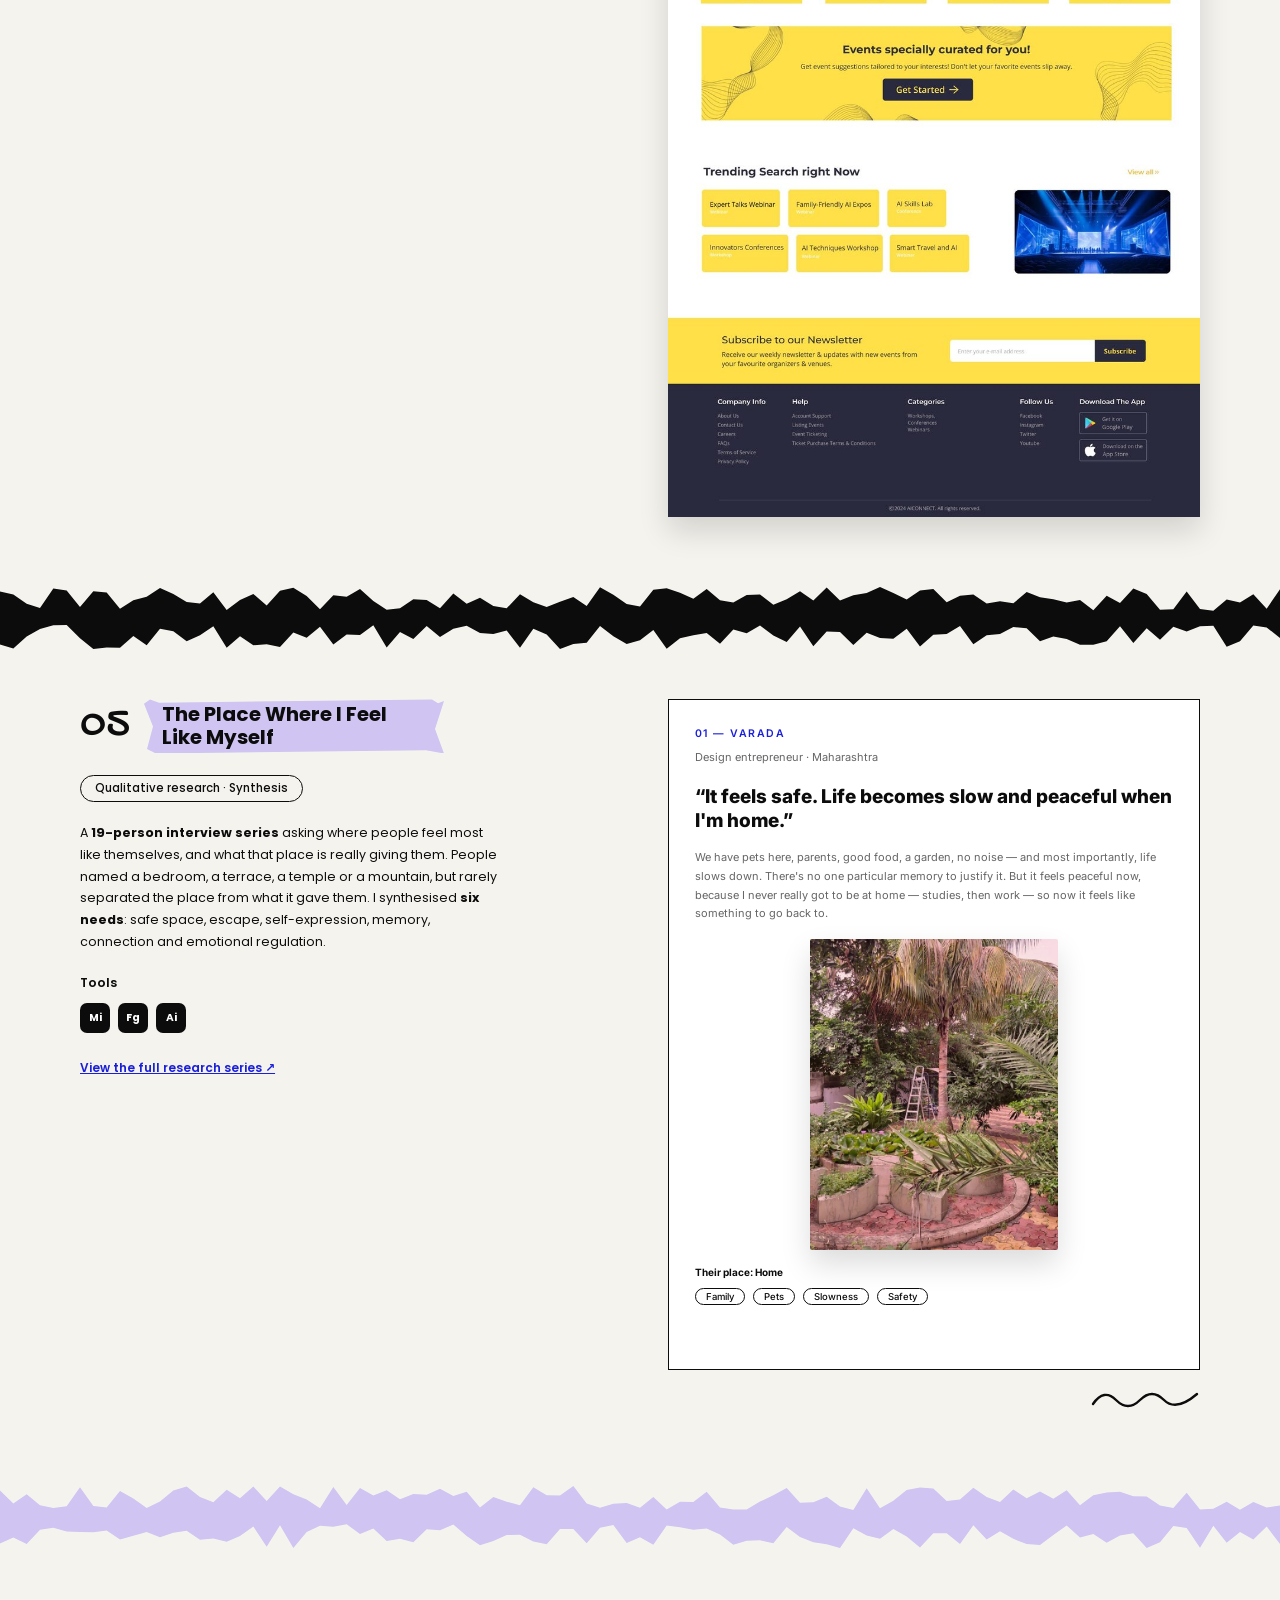
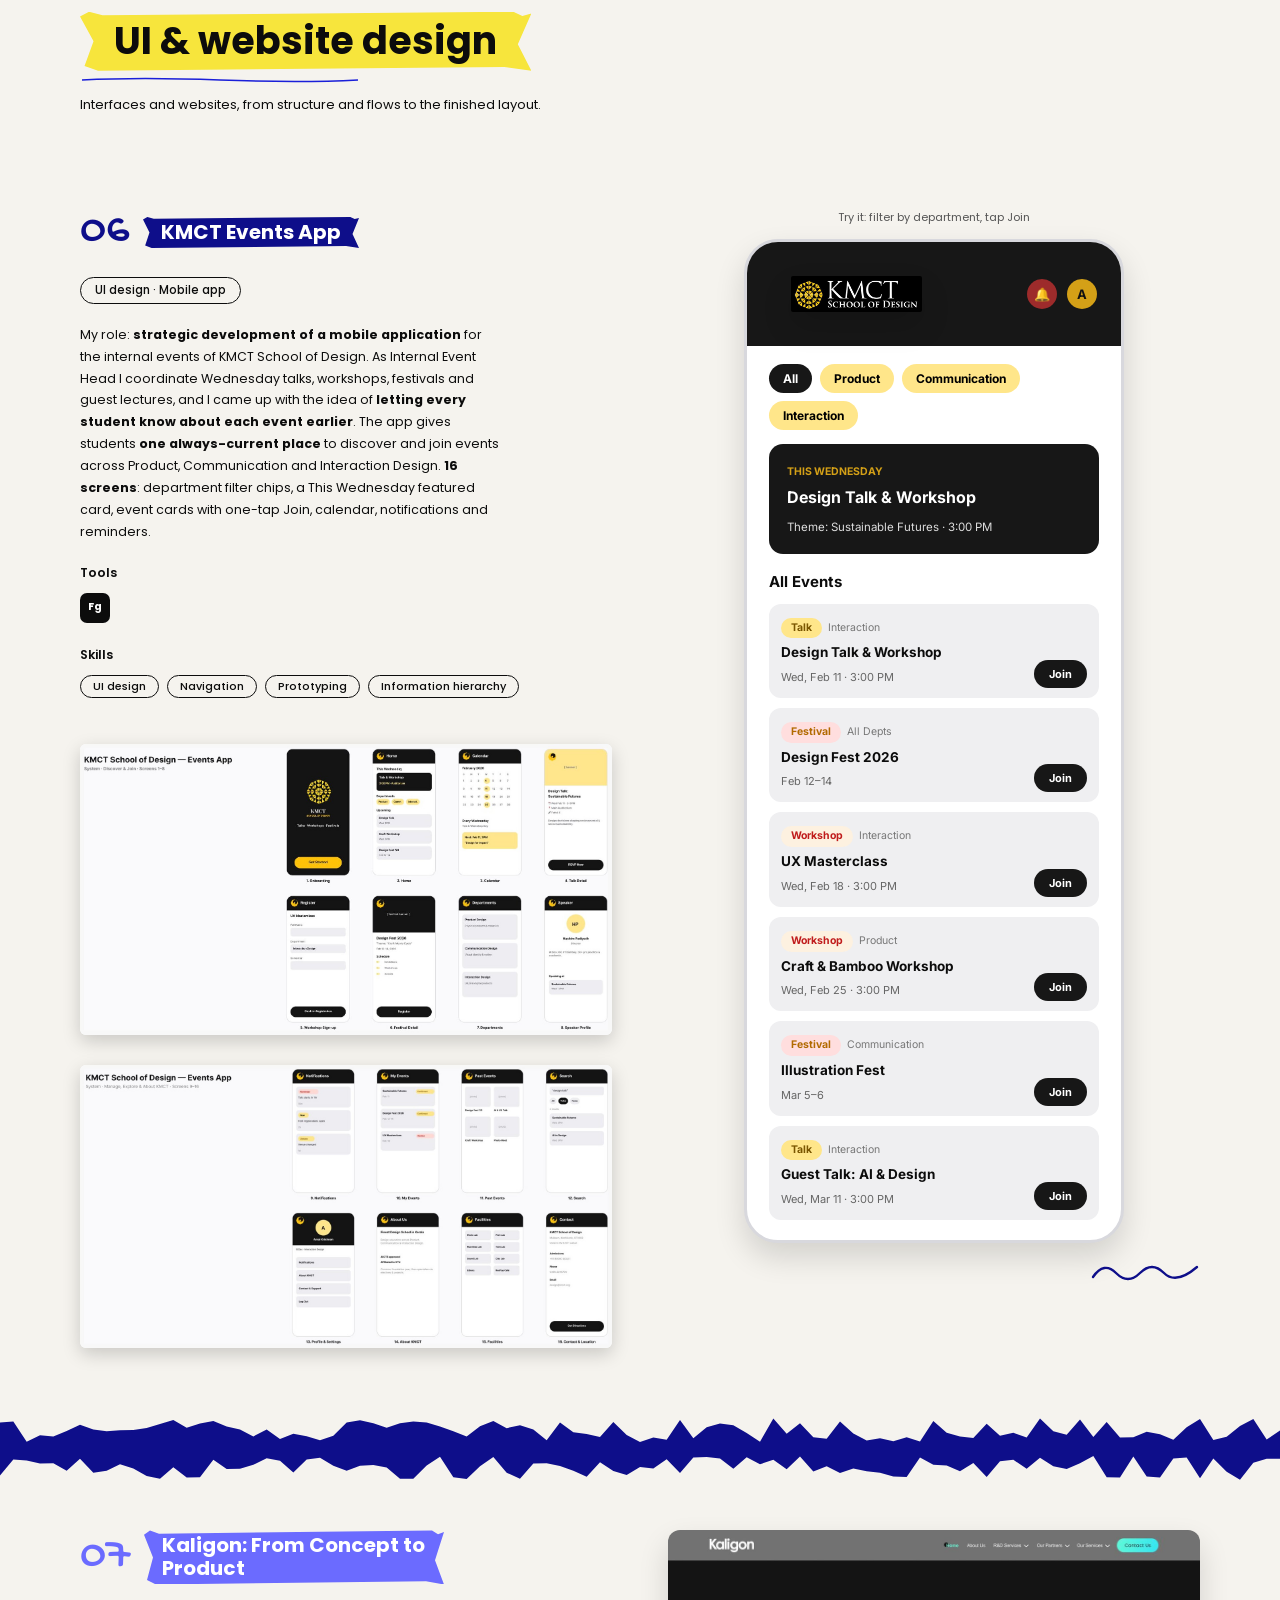
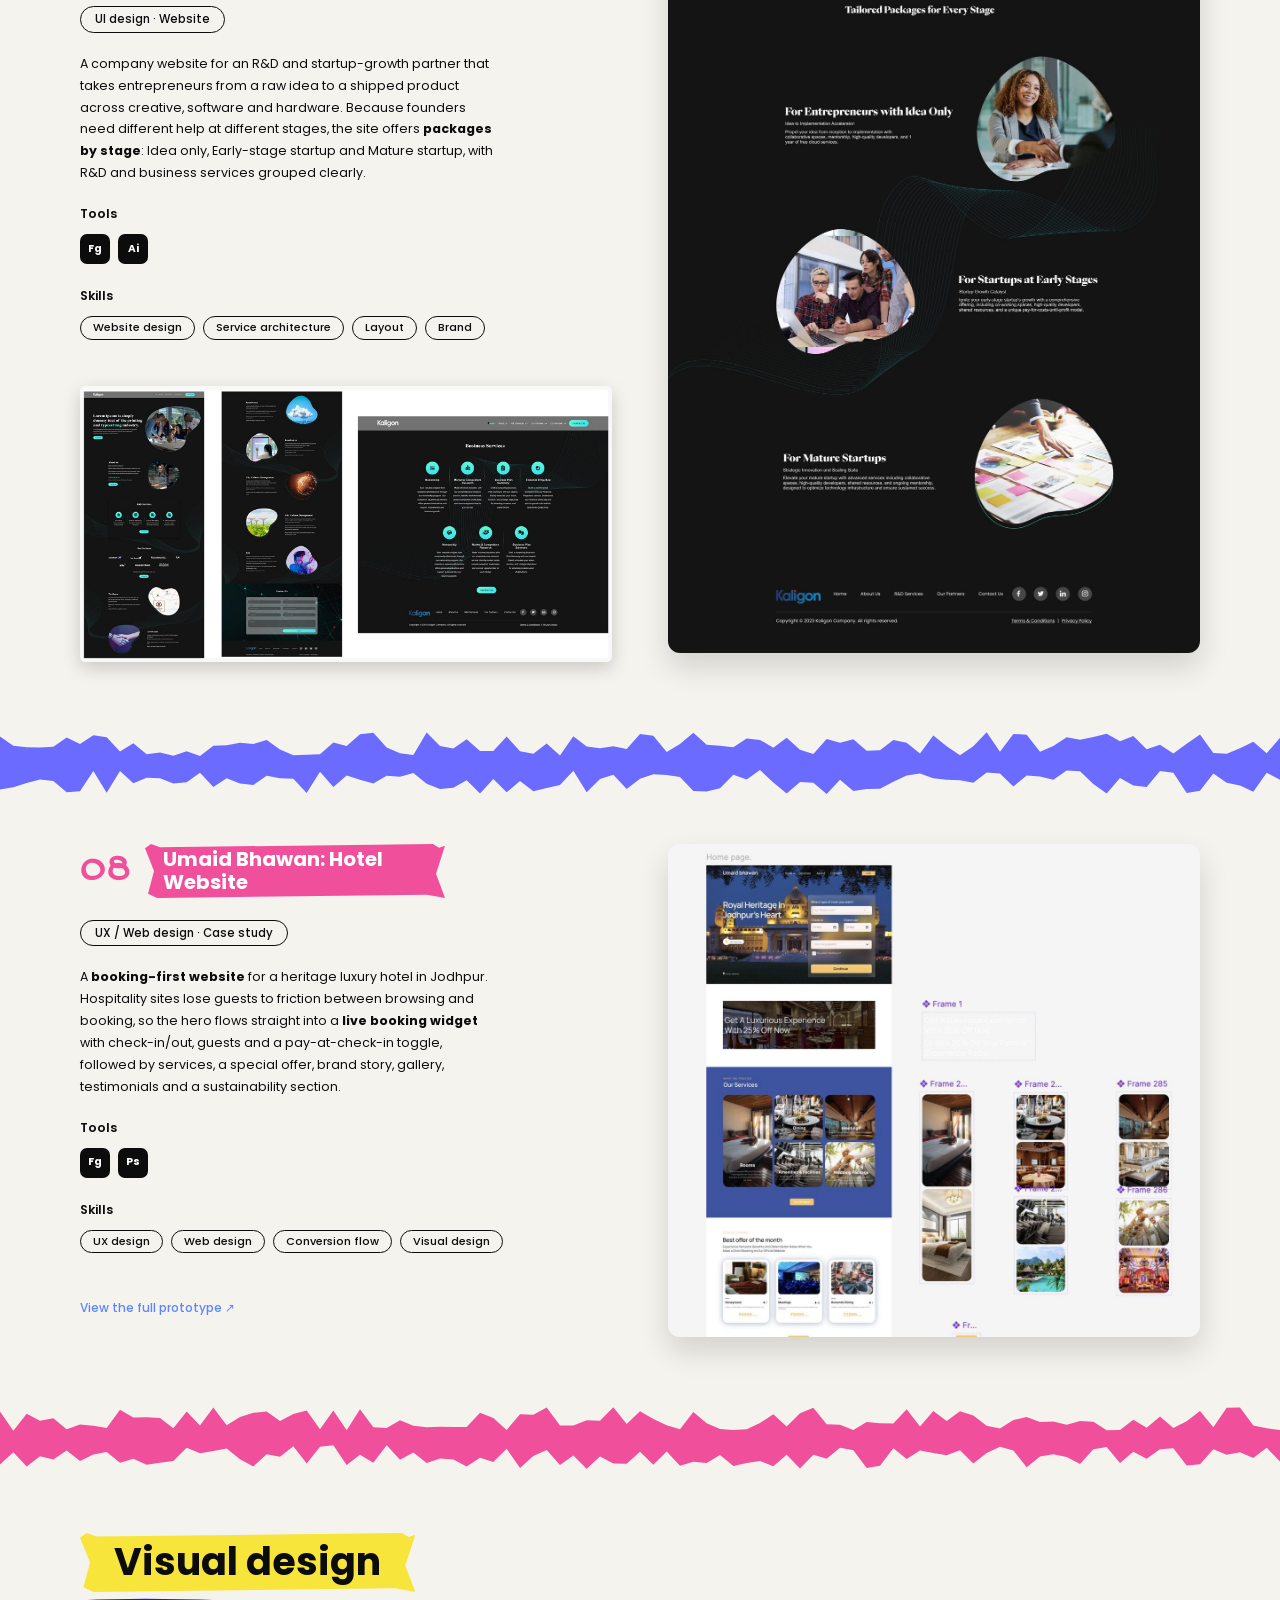
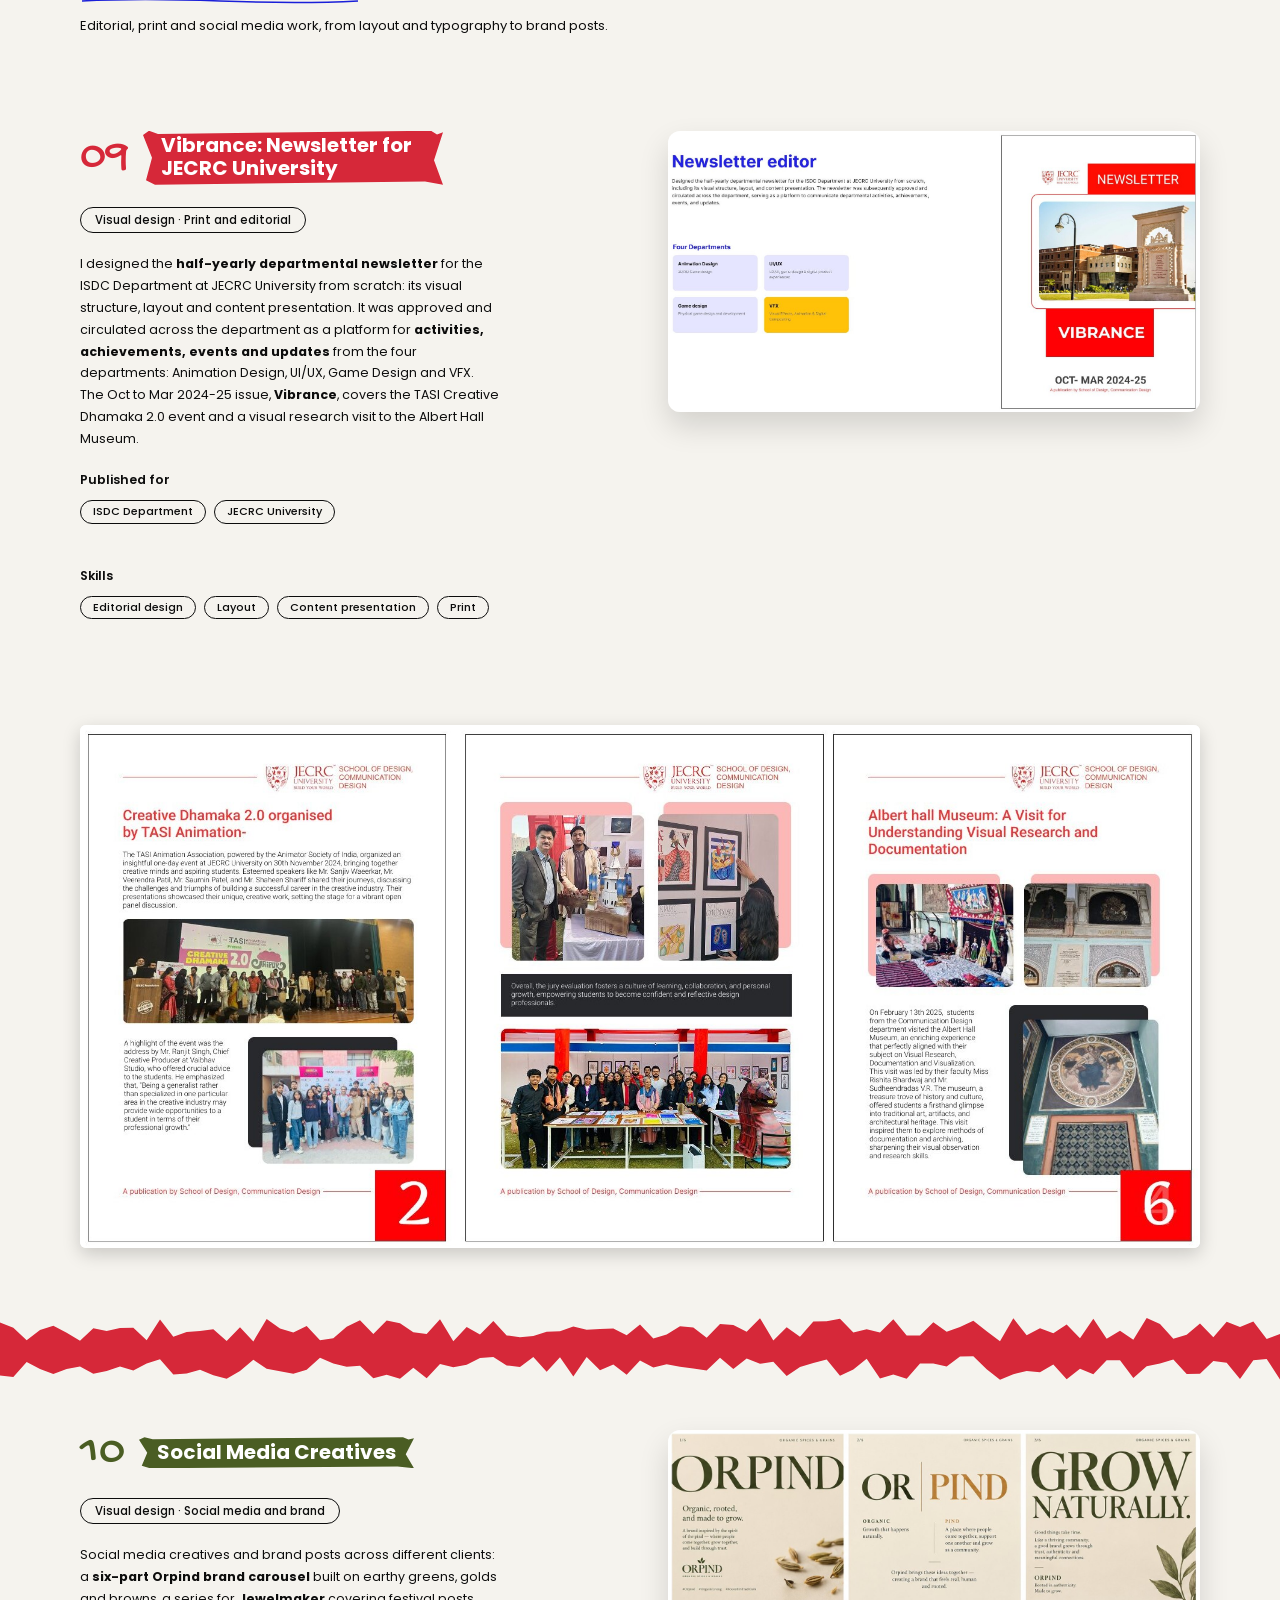
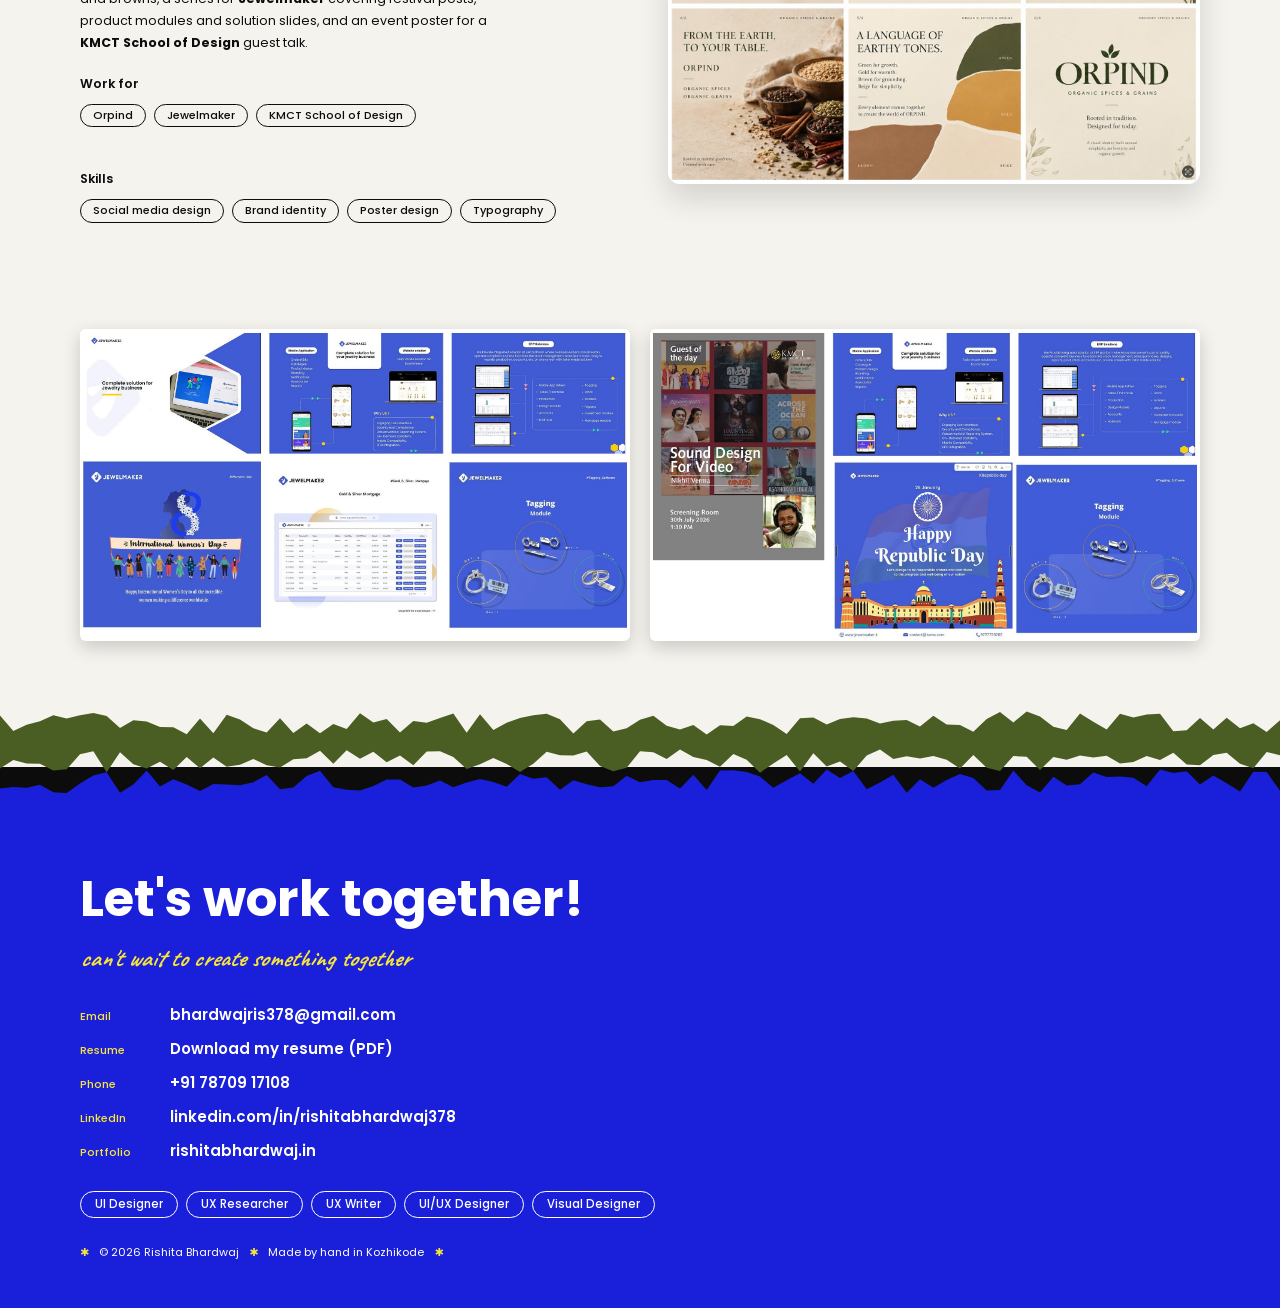
<file: works.html>
<!doctype html>
<html lang="en">
<head>
<meta charset="utf-8">
<meta name="viewport" content="width=device-width,initial-scale=1">
<title>Works · Rishita Bhardwaj · UI/UX Designer · UX Researcher · UX Writer · Visual Designer</title>
<meta name="description" content="Rishita Bhardwaj: UI Designer, UX Researcher, UX Writer, UI/UX Designer and Visual Designer, based in Kozhikode.">
<link rel="preconnect" href="https://fonts.googleapis.com"><link rel="preconnect" href="https://fonts.gstatic.com" crossorigin>
<link href="https://fonts.googleapis.com/css2?family=Caveat:wght@700&family=Gochi+Hand&family=Inter:wght@500;700;800&family=Kaushan+Script&family=Poppins:wght@400;500;600;700&display=swap" rel="stylesheet">
<link rel="stylesheet" href="assets/css/style.css">
</head>
<body class="">
<header class="site-header">
 <div class="wrap">
  <a class="logo" href="index.html" aria-label="Rishita Bhardwaj, back to the desk">Rishita Bhardwaj</a>
  <button class="menu-btn" aria-label="Menu" aria-expanded="false">☰</button>
  <nav class="nav" aria-label="Main">
   <a class="nl" href="home.html">Home</a>
   <a class="nl" href="about.html">About &amp; Career</a>
   <a class="nl on" href="works.html" aria-current=page>Works</a>
   <a class="nl" href="workshops.html">Workshops &amp; Creatives</a>
   <a class="nl" href="#contact">Contact</a>
   <a class="btn-find" href="works.html"><svg viewBox="0 0 48 48" fill="none" stroke="#fff" stroke-width="3" stroke-linecap="round"><circle cx="21" cy="21" r="12"/><path d="M30 30 L41 41"/><path d="M15 17 Q18 13 23 13" stroke-width="2"/></svg>Find my work</a>
  </nav>
 </div>
</header>
<main>

<section class="page-hero works-hero">
 <span class="torn top" data-fill="#1a1fd9" ></span>
 <div class="wrap">
  <div><h1 class="brush">My works</h1><span class="underline-hand"></span>
   <p>Starting with user research, then UI and website design, and visual design. Each project covers the problem, what I did and how the interface was designed. <b>Click a project to see its colour change.</b></p>
   <div class="pills"><button class="pill on" data-jump="user-research">User research · 5</button><button class="pill" data-jump="ui-design">UI &amp; website design · 3</button><button class="pill" data-jump="visual-design">Visual design · 2</button></div></div>
  <a class="find-circle" href="#user-research"><span class="c"><svg viewBox="0 0 48 48" fill="none" stroke="#0c0c0c" stroke-width="3" stroke-linecap="round"><circle cx="21" cy="21" r="12"/><path d="M30 30 L41 41"/><path d="M15 17 Q18 13 23 13" stroke-width="2"/></svg></span>Find my work</a>
 </div>
</section>
<div class="strip" style="--c:#1a1fd9" aria-hidden="true"><span class="torn a" data-fill="#1a1fd9"></span><span class="torn b" data-fill="#1a1fd9"></span></div>

<section class="part" id="user-research">
 <div class="wrap part-head"><h2 class="brush">User research work</h2><span class="underline-hand"></span>
  <p>Projects built around interviews, field research, systems mapping and synthesis.</p></div>

<article class="proj" id="happy-faces" style="--pc:#1a1fd9">
 <div class="wrap">
  <div>
   <div class="ttl"><span class="num">01</span><h3 class="brush">Happy Faces<br>Foundation</h3></div>
   <span class="pill">Research project · Systems design</span>
   <p class="copy-t">A <b>systems-design study</b> of Happy Faces Foundation's women artisans in Karnali, looking for small changes that lead to significant outcomes. I mapped demographics, stakeholders and resources, ran a <b>9-question interview study</b> and built 3 personas. Causal loops and a SWOT found <b>four leverage points</b>: carbon-neutral shipping, on-site quality control, childcare, and local role models.</p>
   <h4>Tools</h4><div class="tools"><span class="sw">Mi</span><span class="sw">Fg</span></div><a class="more" href="happy-faces.html" data-case="happy-faces">View the full project ↗</a>
  </div>
  <div><div class="shot"><span class=clip l></span><span class=clip r></span><img src="assets/img/happy-faces.jpg" alt="Happy Faces Foundation at Karnali, systems design"><svg class="squig" viewBox="0 0 110 30"><path d="M3 18 Q14 2 26 14 T50 14 T74 14 T107 8" fill="none" stroke="#1a1fd9" stroke-width="2.4" stroke-linecap="round"/></svg></div></div>
 </div>
</article><div class="strip" style="--c:#1a1fd9" aria-hidden="true"><span class="torn a" data-fill="#1a1fd9"></span><span class="torn b" data-fill="#1a1fd9"></span></div>
<article class="proj is-dk" id="supermarket" style="--pc:#f7e53c">
 <div class="wrap">
  <div>
   <div class="ttl"><span class="num">02</span><h3 class="brush dk">Supermarket: Next-Gen Application</h3></div>
   <span class="pill">Research project · UX research &amp; app design</span>
   <p class="copy-t">A UX research and app design project on how customers find their way around supermarkets, following the <b>Double Diamond</b>. I interviewed <b>28 customers and staff</b>, visited about 20 supermarkets in Gandhinagar and ran a 50-response survey, then built 2 personas, journey maps and a service blueprint. The answer: an <b>AR companion app</b> that guides shoppers from entry to the nearest free checkout.</p>
   <h4>Tools</h4><div class="tools"><span class="sw">Fg</span><span class="sw">Mi</span></div><a class="more dk" href="#" data-case="supermarket">View the full project ↗</a>
  </div>
  <div><div class="shot"><span class=clip l></span><span class=clip r></span><img src="assets/img/supermarket.jpg" alt="Supermarket: Next-Gen Grocery Experience"><svg class="squig" viewBox="0 0 110 30"><path d="M3 18 Q14 2 26 14 T50 14 T74 14 T107 8" fill="none" stroke="#0c0c0c" stroke-width="2.4" stroke-linecap="round"/></svg></div></div>
 </div>
</article><div class="strip" style="--c:#f7e53c" aria-hidden="true"><span class="torn a" data-fill="#f7e53c"></span><span class="torn b" data-fill="#f7e53c"></span></div>
<article class="proj" id="woodo" style="--pc:#6b1558">
 <div class="wrap">
  <div>
   <div class="ttl"><span class="num">03</span><h3 class="brush">Woodo: From Channapatna, the City of Toys</h3></div>
   <span class="pill">Research project · Toy design</span>
   <p class="copy-t">A toy design project for <b>Woodo by PlayShifu</b>, rooted in <b>Channapatna, the city of toys</b>. Toys are made for play, amusement and learning, and they support <b>creativity, cognitive development, social skills and physical coordination</b> in children. The approach runs from <b>research</b> (secondary research and insights), through <b>analysis and synthesis</b> (systems modelling, user needs and gaps, potential interventions), to a <b>solution</b>: product and design decisions, a design brief and a prototype.</p>
   <a class="more" href="#" data-case="woodo">View the full project ↗</a>
  </div>
  <div><div class="shot"><span class=clip l></span><span class=clip r></span><img src="assets/img/woodo.jpg" alt="Woodo by PlayShifu, from Channapatna, the city of toys"><svg class="squig" viewBox="0 0 110 30"><path d="M3 18 Q14 2 26 14 T50 14 T74 14 T107 8" fill="none" stroke="#1a1fd9" stroke-width="2.4" stroke-linecap="round"/></svg></div></div>
 </div>
</article><div class="strip" style="--c:#6b1558" aria-hidden="true"><span class="torn a" data-fill="#6b1558"></span><span class="torn b" data-fill="#6b1558"></span></div>
<article class="proj" id="aiconnect" style="--pc:#0c0c0c">
 <div class="wrap">
  <div>
   <div class="ttl"><span class="num">04</span><h3 class="brush">AIConnect: AI Event Discovery</h3></div>
   <span class="pill">User research · Product concept</span>
   <p class="copy-t">AI learners and professionals struggle to find credible AI events because listings are scattered and hard to filter. AIConnect is <b>one trustworthy place</b> to discover, filter and register. I defined the problem and the flow: <b>smart filters</b>, personalised recommendations and <b>trust signals</b> like interest counts, ratings and pricing on every card.</p>
   <h4>Tools</h4><div class="tools"><span class="sw">Fg</span><span class="sw">Mi</span></div><a class="more" href="#" data-case="aiconnect">View the full project ↗</a>
  </div>
  <div><div class="shot"><img src="assets/img/aiconnect.jpg" alt="AIConnect events listing screen" style="border-radius:6px 6px 0 0"></div></div>
 </div>
</article><div class="strip" style="--c:#0c0c0c" aria-hidden="true"><span class="torn a" data-fill="#0c0c0c"></span><span class="torn b" data-fill="#0c0c0c"></span></div>
<article class="proj is-dk" id="place" style="--pc:#cfc4f2">
 <div class="wrap">
  <div>
   <div class="ttl"><span class="num">05</span><h3 class="brush dk">The Place Where I Feel Like Myself</h3></div>
   <span class="pill">Qualitative research · Synthesis</span>
   <p class="copy-t">A <b>19-person interview series</b> asking where people feel most like themselves, and what that place is really giving them. People named a bedroom, a terrace, a temple or a mountain, but rarely separated the place from what it gave them. I synthesised <b>six needs</b>: safe space, escape, self-expression, memory, connection and emotional regulation.</p>
   <h4>Tools</h4><div class="tools"><span class="sw">Mi</span><span class="sw">Fg</span><span class="sw">Ai</span></div><a class="more dk" href="place.html" data-case="place">View the full research series ↗</a>
  </div>
  <div><div class="shot"><div class="card-place">
 <div class="k">01 — VARADA</div><div class="s">Design entrepreneur · Maharashtra</div>
 <p class="q">“It feels safe. Life becomes slow and peaceful when I'm home.”</p>
 <p class="t">We have pets here, parents, good food, a garden, no noise — and most importantly, life slows down. There's no one particular memory to justify it. But it feels peaceful now, because I never really got to be at home — studies, then work — so now it feels like something to go back to.</p>
 <img src="assets/img/place-garden.jpg" alt="A garden at home">
 <div class="place">Their place: Home</div>
 <div class="pills"><span class="pill">Family</span><span class="pill">Pets</span><span class="pill">Slowness</span><span class="pill">Safety</span></div>
</div><svg class="squig" viewBox="0 0 110 30"><path d="M3 18 Q14 2 26 14 T50 14 T74 14 T107 8" fill="none" stroke="#0c0c0c" stroke-width="2.4" stroke-linecap="round"/></svg></div></div>
 </div>
</article><div class="strip" style="--c:#cfc4f2" aria-hidden="true"><span class="torn a" data-fill="#cfc4f2"></span><span class="torn b" data-fill="#cfc4f2"></span></div>
</section>

<section class="part" id="ui-design">
 <div class="wrap part-head"><h2 class="brush y">UI &amp; website design</h2><span class="underline-hand"></span>
  <p>Interfaces and websites, from structure and flows to the finished layout.</p></div>

<article class="proj" id="kmct-events" style="--pc:#0e0e8a">
 <div class="wrap">
  <div>
   <div class="ttl"><span class="num">06</span><h3 class="brush">KMCT Events App</h3></div>
   <span class="pill">UI design · Mobile app</span>
   <p class="copy-t">My role: <b>strategic development of a mobile application</b> for the internal events of KMCT School of Design. As Internal Event Head I coordinate Wednesday talks, workshops, festivals and guest lectures, and I came up with the idea of <b>letting every student know about each event earlier</b>. The app gives students <b>one always-current place</b> to discover and join events across Product, Communication and Interaction Design. <b>16 screens</b>: department filter chips, a This Wednesday featured card, event cards with one-tap Join, calendar, notifications and reminders.</p>
   <h4>Tools</h4><div class="tools"><span class="sw">Fg</span></div><h4>Skills</h4><div class="pills"><span class="pill">UI design</span><span class="pill">Navigation</span><span class="pill">Prototyping</span><span class="pill">Information hierarchy</span></div><div class="sheets"><figure class="sheet"><img data-zoom src="assets/img/kmct-screens-1.jpg" alt="KMCT Events App screens 1 to 8: onboarding, home, calendar, talk detail, workshop sign-up, festival detail, departments, speaker profile"></figure><figure class="sheet"><img data-zoom src="assets/img/kmct-screens-2.jpg" alt="KMCT Events App screens 9 to 16: notifications, my events, past events, search, profile, about, facilities, contact"></figure></div>
  </div>
  <div><div class="shot"><p class="hint" style="text-align:center;margin:0 0 12px;font-size:11px;color:#555">Try it: filter by department, tap Join</p><div class="phone" aria-label="KMCT Events app prototype">
 <div class="top"><img src="assets/img/kmct-logo.jpg" alt="KMCT School of Design"><div class="ic"><i>🔔</i><i>A</i></div></div>
 <div class="body">
  <div class="chips"><button class="on" data-f="all">All</button><button data-f="Product">Product</button><button data-f="Communication">Communication</button><button data-f="Interaction">Interaction</button></div>
  <div class="feat"><small>THIS WEDNESDAY</small><b>Design Talk &amp; Workshop</b><span>Theme: Sustainable Futures · 3:00 PM</span></div>
  <h5>All Events</h5>
  <div class="ev" data-d="Interaction"><div><span class="tg talk">Talk</span><small>Interaction</small><strong>Design Talk &amp; Workshop</strong><span class="dt">Wed, Feb 11 · 3:00 PM</span></div><button>Join</button></div>
  <div class="ev" data-d="all"><div><span class="tg fest">Festival</span><small>All Depts</small><strong>Design Fest 2026</strong><span class="dt">Feb 12–14</span></div><button>Join</button></div>
  <div class="ev" data-d="Interaction"><div><span class="tg work">Workshop</span><small>Interaction</small><strong>UX Masterclass</strong><span class="dt">Wed, Feb 18 · 3:00 PM</span></div><button>Join</button></div>
  <div class="ev" data-d="Product"><div><span class="tg work">Workshop</span><small>Product</small><strong>Craft &amp; Bamboo Workshop</strong><span class="dt">Wed, Feb 25 · 3:00 PM</span></div><button>Join</button></div>
  <div class="ev" data-d="Communication"><div><span class="tg fest">Festival</span><small>Communication</small><strong>Illustration Fest</strong><span class="dt">Mar 5–6</span></div><button>Join</button></div>
  <div class="ev" data-d="Interaction"><div><span class="tg talk">Talk</span><small>Interaction</small><strong>Guest Talk: AI &amp; Design</strong><span class="dt">Wed, Mar 11 · 3:00 PM</span></div><button>Join</button></div>
 </div></div><svg class="squig" viewBox="0 0 110 30"><path d="M3 18 Q14 2 26 14 T50 14 T74 14 T107 8" fill="none" stroke="#0e0e8a" stroke-width="2.4" stroke-linecap="round"/></svg></div></div>
 </div>
</article><div class="strip" style="--c:#0e0e8a" aria-hidden="true"><span class="torn a" data-fill="#0e0e8a"></span><span class="torn b" data-fill="#0e0e8a"></span></div>
<article class="proj" id="kaligon" style="--pc:#6b6bff">
 <div class="wrap">
  <div>
   <div class="ttl"><span class="num">07</span><h3 class="brush">Kaligon: From Concept to Product</h3></div>
   <span class="pill">UI design · Website</span>
   <p class="copy-t">A company website for an R&amp;D and startup-growth partner that takes entrepreneurs from a raw idea to a shipped product across creative, software and hardware. Because founders need different help at different stages, the site offers <b>packages by stage</b>: Idea only, Early-stage startup and Mature startup, with R&amp;D and business services grouped clearly.</p>
   <h4>Tools</h4><div class="tools"><span class="sw">Fg</span><span class="sw">Ai</span></div><h4>Skills</h4><div class="pills"><span class="pill">Website design</span><span class="pill">Service architecture</span><span class="pill">Layout</span><span class="pill">Brand</span></div><div class="sheets"><figure class="sheet"><img data-zoom src="assets/img/kaligon-pages.jpg" alt="Kaligon website pages: home, partners and business services"></figure></div>
  </div>
  <div><div class="shot"><img src="assets/img/kaligon.jpg" alt="Kaligon website: tailored packages for every stage"></div></div>
 </div>
</article><div class="strip" style="--c:#6b6bff" aria-hidden="true"><span class="torn a" data-fill="#6b6bff"></span><span class="torn b" data-fill="#6b6bff"></span></div>
<article class="proj" id="umaid" style="--pc:#f0509b">
 <div class="wrap">
  <div>
   <div class="ttl"><span class="num">08</span><h3 class="brush">Umaid Bhawan: Hotel Website</h3></div>
   <span class="pill">UX / Web design · Case study</span>
   <p class="copy-t">A <b>booking-first website</b> for a heritage luxury hotel in Jodhpur. Hospitality sites lose guests to friction between browsing and booking, so the hero flows straight into a <b>live booking widget</b> with check-in/out, guests and a pay-at-check-in toggle, followed by services, a special offer, brand story, gallery, testimonials and a sustainability section.</p>
   <h4>Tools</h4><div class="tools"><span class="sw">Fg</span><span class="sw">Ps</span></div><h4>Skills</h4><div class="pills"><span class="pill">UX design</span><span class="pill">Web design</span><span class="pill">Conversion flow</span><span class="pill">Visual design</span></div><a class="more" href="#" data-case="umaid">View the full prototype ↗</a>
  </div>
  <div><div class="shot"><img src="assets/img/umaid.jpg" alt="Umaid Bhawan hotel website frames"></div></div>
 </div>
</article><div class="strip" style="--c:#f0509b" aria-hidden="true"><span class="torn a" data-fill="#f0509b"></span><span class="torn b" data-fill="#f0509b"></span></div>
</section>

<section class="part" id="visual-design">
 <div class="wrap part-head"><h2 class="brush y">Visual design</h2><span class="underline-hand"></span>
  <p>Editorial, print and social media work, from layout and typography to brand posts.</p></div>

<article class="proj" id="newsletter" style="--pc:#d62839">
 <div class="wrap">
  <div>
   <div class="ttl"><span class="num">09</span><h3 class="brush">Vibrance: Newsletter for JECRC University</h3></div>
   <span class="pill">Visual design · Print and editorial</span>
   <p class="copy-t">I designed the <b>half-yearly departmental newsletter</b> for the ISDC Department at JECRC University from scratch: its visual structure, layout and content presentation. It was approved and circulated across the department as a platform for <b>activities, achievements, events and updates</b> from the four departments: Animation Design, UI/UX, Game Design and VFX. The Oct to Mar 2024-25 issue, <b>Vibrance</b>, covers the TASI Creative Dhamaka 2.0 event and a visual research visit to the Albert Hall Museum.</p>
   <h4>Published for</h4><div class="pills"><span class="pill">ISDC Department</span><span class="pill">JECRC University</span></div><h4>Skills</h4><div class="pills"><span class="pill">Editorial design</span><span class="pill">Layout</span><span class="pill">Content presentation</span><span class="pill">Print</span></div>
  </div>
  <div><div class="shot"><img src="assets/img/nl-editor.jpg" alt="Newsletter editor: Vibrance newsletter cover and the four departments"></div></div><div class="sheets wide w1"><figure class="sheet"><img data-zoom src="assets/img/nl-pages.jpg" alt="Vibrance newsletter pages: Creative Dhamaka 2.0, jury evaluation and the Albert Hall Museum visit"></figure></div>
 </div>
</article><div class="strip" style="--c:#d62839" aria-hidden="true"><span class="torn a" data-fill="#d62839"></span><span class="torn b" data-fill="#d62839"></span></div>
<article class="proj" id="social" style="--pc:#4a5d23">
 <div class="wrap">
  <div>
   <div class="ttl"><span class="num">10</span><h3 class="brush">Social Media Creatives</h3></div>
   <span class="pill">Visual design · Social media and brand</span>
   <p class="copy-t">Social media creatives and brand posts across different clients: a <b>six-part Orpind brand carousel</b> built on earthy greens, golds and browns, a series for <b>Jewelmaker</b> covering festival posts, product modules and solution slides, and an event poster for a <b>KMCT School of Design</b> guest talk.</p>
   <h4>Work for</h4><div class="pills"><span class="pill">Orpind</span><span class="pill">Jewelmaker</span><span class="pill">KMCT School of Design</span></div><h4>Skills</h4><div class="pills"><span class="pill">Social media design</span><span class="pill">Brand identity</span><span class="pill">Poster design</span><span class="pill">Typography</span></div>
  </div>
  <div><div class="shot"><img src="assets/img/sm-orpind.jpg" alt="Orpind: organic spices and grains brand carousel"></div></div><div class="sheets wide w2"><figure class="sheet"><img data-zoom src="assets/img/sm-jewelmaker.jpg" alt="Jewelmaker social creatives and solution slides"></figure><figure class="sheet"><img data-zoom src="assets/img/sm-jewelmaker-kmct.jpg" alt="KMCT guest of the day poster and Jewelmaker posts"></figure></div>
 </div>
</article><div class="strip" style="--c:#4a5d23" aria-hidden="true"><span class="torn a" data-fill="#4a5d23"></span><span class="torn b" data-fill="#4a5d23"></span></div>
</section>
</main>
<footer class="site-footer" id="contact">
 <span class="torn top" data-fill="#0c0c0c"></span>
 <div class="wrap">
  <h2>Let's work together!</h2>
  <p class="script">can't wait to create something together</p>
  <dl class="contact-list">
   <dt>Email</dt><dd><a href="mailto:bhardwajris378@gmail.com">bhardwajris378@gmail.com</a></dd>
   <dt>Resume</dt><dd><a href="assets/files/Rishita_Bhardwaj_Resume.pdf" target="_blank" rel="noopener" download>Download my resume (PDF)</a></dd>
   <dt>Phone</dt><dd><a href="tel:+917870917108">+91 78709 17108</a></dd>
   <dt>LinkedIn</dt><dd><a href="https://linkedin.com/in/rishitabhardwaj378" target="_blank" rel="noopener">linkedin.com/in/rishitabhardwaj378</a></dd>
   <dt>Portfolio</dt><dd><a href="https://rishitabhardwaj.in" target="_blank" rel="noopener">rishitabhardwaj.in</a></dd>
  </dl>
  <div class="pills on-dark"><span class="pill">UI Designer</span><span class="pill">UX Researcher</span><span class="pill">UX Writer</span><span class="pill">UI/UX Designer</span><span class="pill">Visual Designer</span></div>
  <p class="copy"><b>✱</b> © 2026 Rishita Bhardwaj <b>✱</b> Made by hand in Kozhikode <b>✱</b></p>
 </div>
</footer>
<script src="assets/js/site.js"></script>
</body>
</html>
</file>
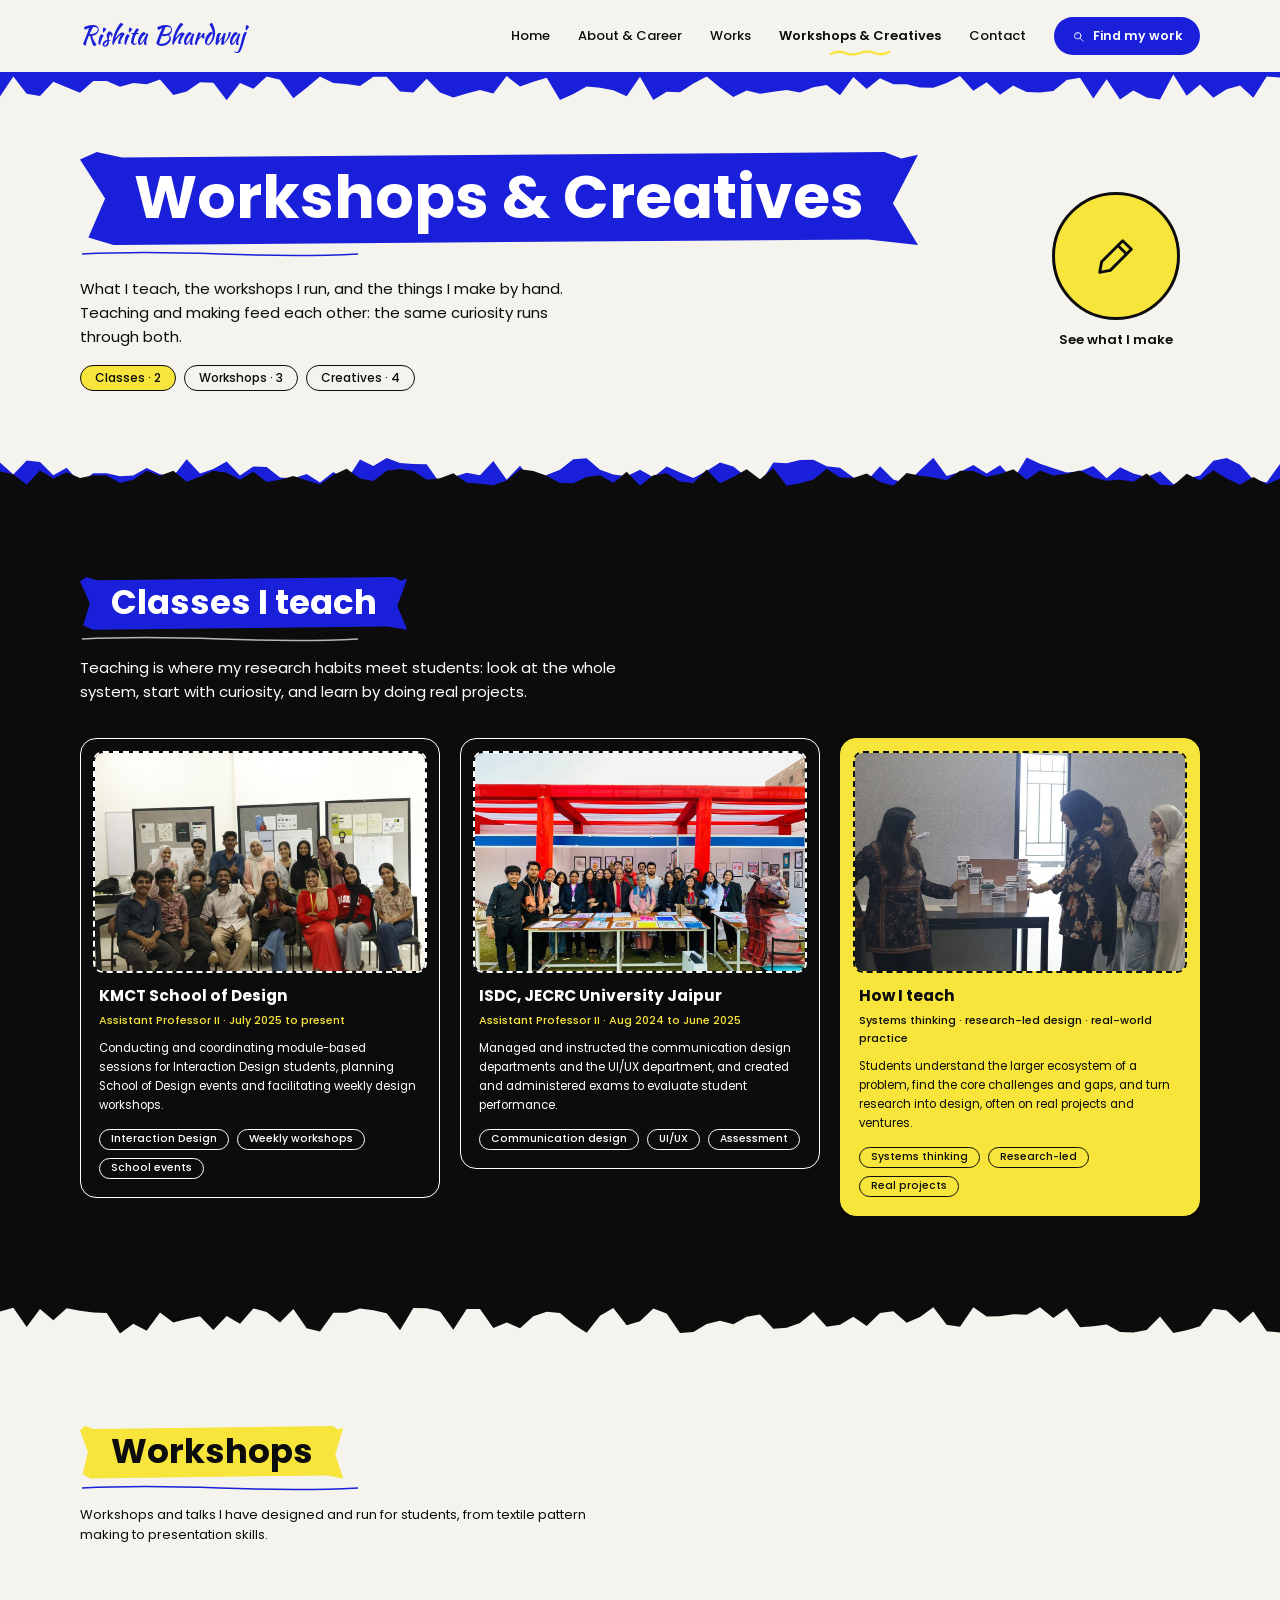
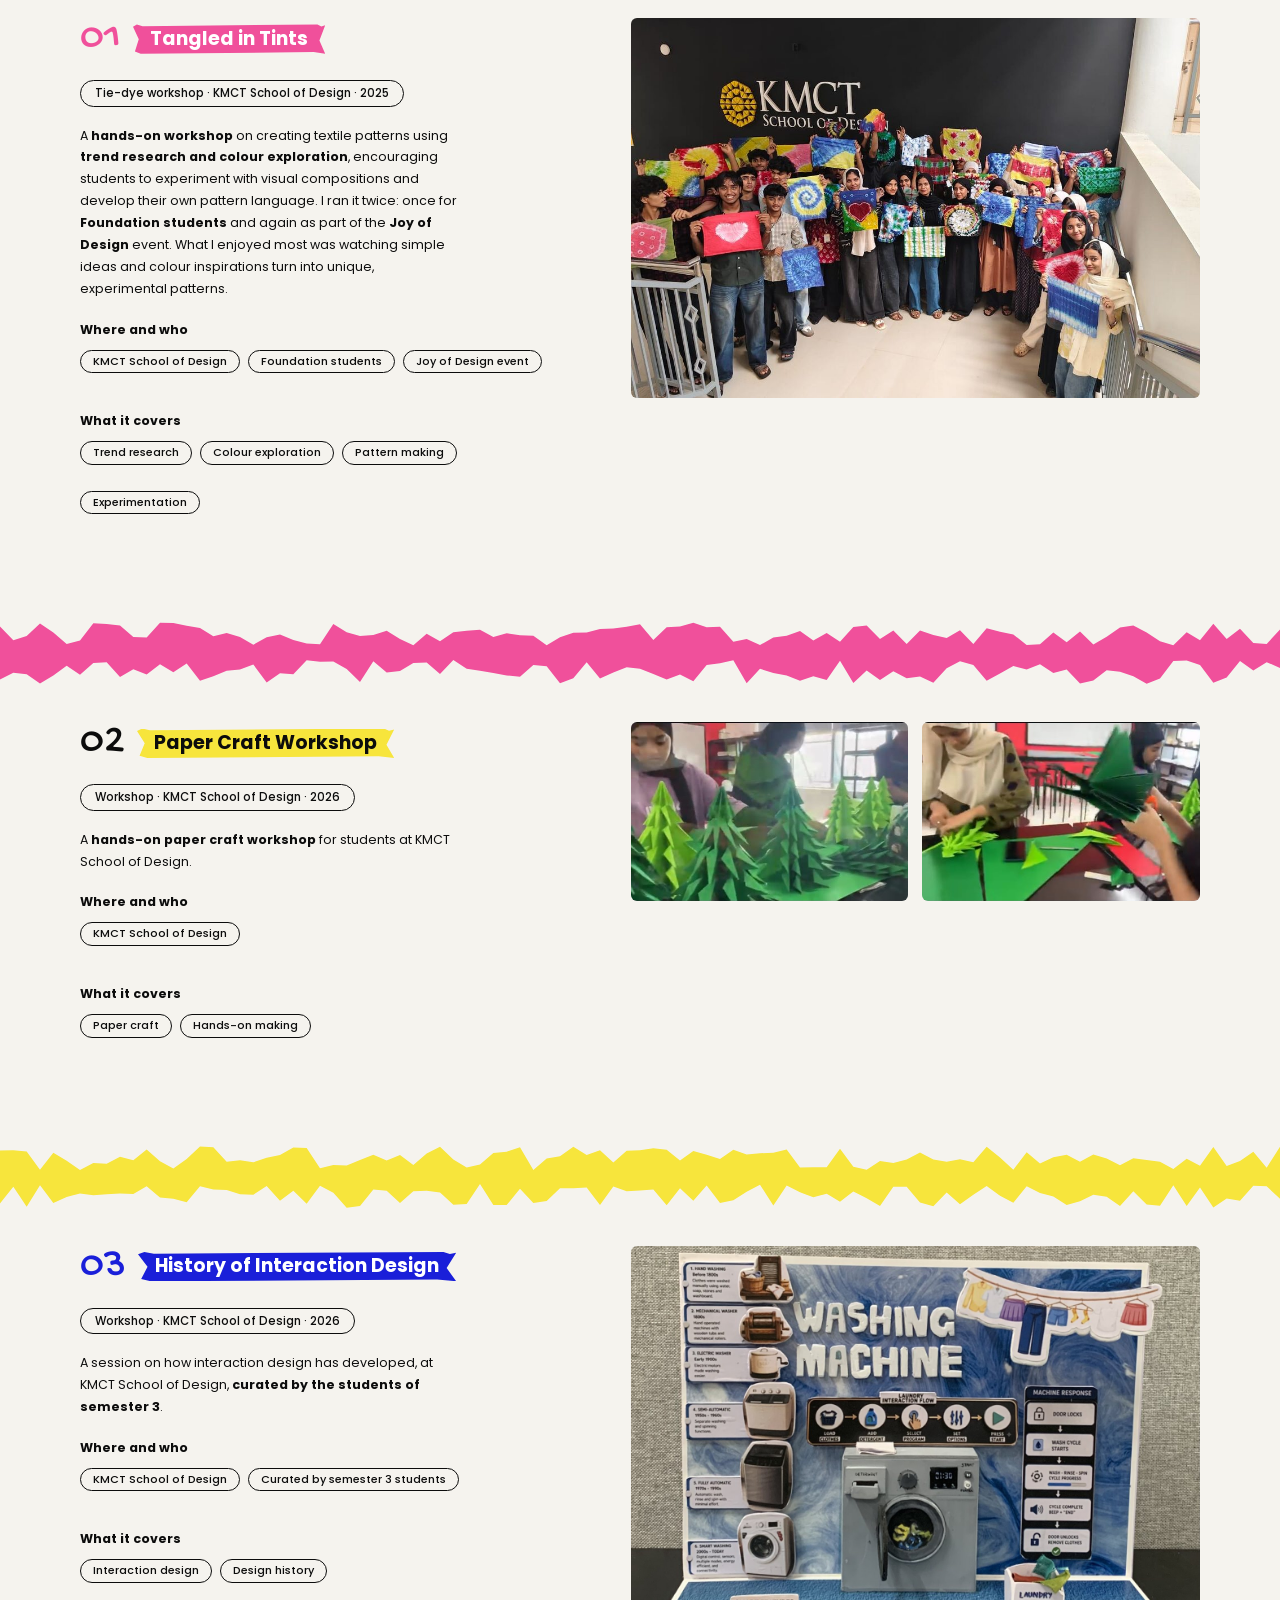
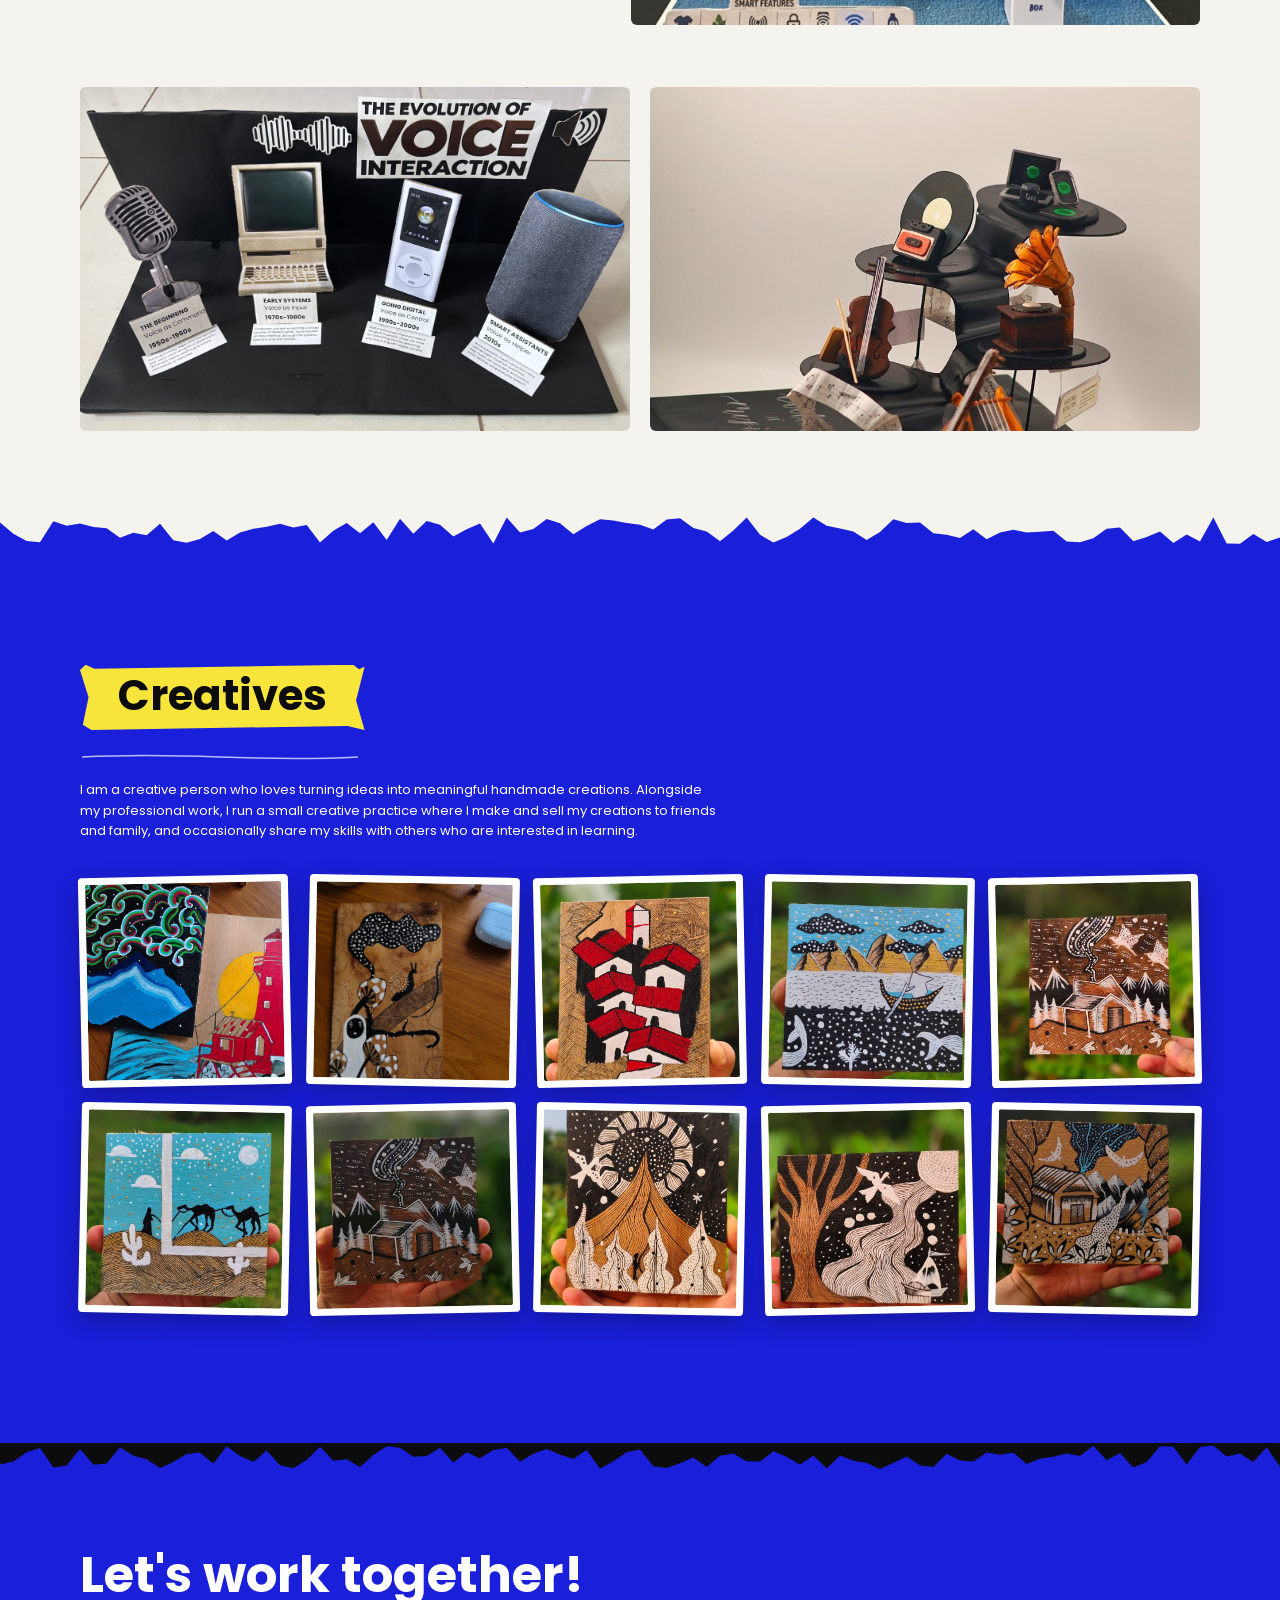
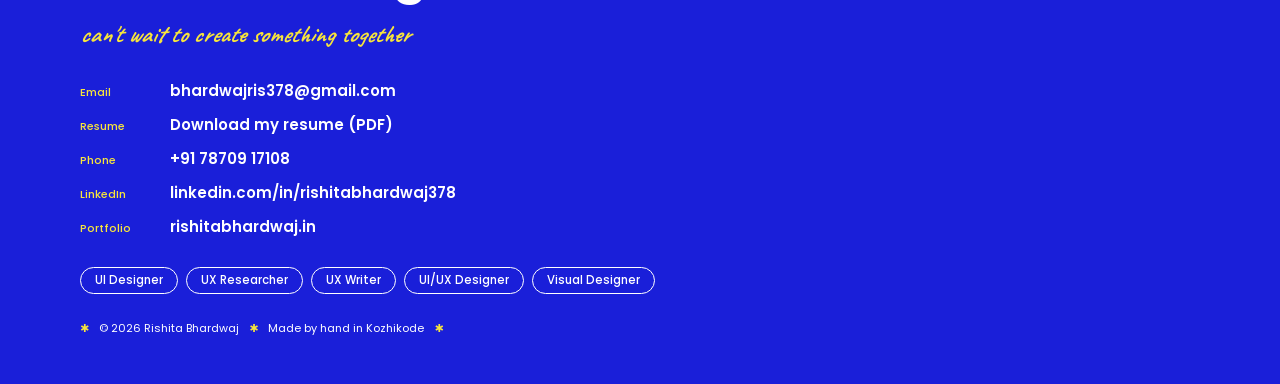
<file: workshops.html>
<!doctype html>
<html lang="en">
<head>
<meta charset="utf-8">
<meta name="viewport" content="width=device-width,initial-scale=1">
<title>Workshops & Creatives · Rishita Bhardwaj · UI/UX Designer · UX Researcher · UX Writer · Visual Designer</title>
<meta name="description" content="Rishita Bhardwaj: UI Designer, UX Researcher, UX Writer, UI/UX Designer and Visual Designer, based in Kozhikode.">
<link rel="preconnect" href="https://fonts.googleapis.com"><link rel="preconnect" href="https://fonts.gstatic.com" crossorigin>
<link href="https://fonts.googleapis.com/css2?family=Caveat:wght@700&family=Gochi+Hand&family=Inter:wght@500;700;800&family=Kaushan+Script&family=Poppins:wght@400;500;600;700&display=swap" rel="stylesheet">
<link rel="stylesheet" href="assets/css/style.css">
</head>
<body class="">
<header class="site-header">
 <div class="wrap">
  <a class="logo" href="index.html" aria-label="Rishita Bhardwaj, back to the desk">Rishita Bhardwaj</a>
  <button class="menu-btn" aria-label="Menu" aria-expanded="false">☰</button>
  <nav class="nav" aria-label="Main">
   <a class="nl" href="home.html">Home</a>
   <a class="nl" href="about.html">About &amp; Career</a>
   <a class="nl" href="works.html">Works</a>
   <a class="nl on" href="workshops.html" aria-current=page>Workshops &amp; Creatives</a>
   <a class="nl" href="#contact">Contact</a>
   <a class="btn-find" href="works.html"><svg viewBox="0 0 48 48" fill="none" stroke="#fff" stroke-width="3" stroke-linecap="round"><circle cx="21" cy="21" r="12"/><path d="M30 30 L41 41"/><path d="M15 17 Q18 13 23 13" stroke-width="2"/></svg>Find my work</a>
  </nav>
 </div>
</header>
<main>

<section class="page-hero ws-hero">
 <span class="torn top" data-fill="#1a1fd9" ></span>
 <div class="wrap">
  <div><h1 class="brush">Workshops &amp; Creatives</h1><span class="underline-hand"></span>
   <p>What I teach, the workshops I run, and the things I make by hand. Teaching and making feed each other: the same curiosity runs through both.</p>
   <div class="pills"><button class="pill on" data-jump="classes">Classes · 2</button><button class="pill" data-jump="workshops-list">Workshops · 3</button><button class="pill" data-jump="creatives">Creatives · 4</button></div></div>
  <a class="find-circle" href="#creatives"><span class="c"><svg viewBox="0 0 48 48" fill="none" stroke="#0c0c0c" stroke-width="3" stroke-linecap="round" stroke-linejoin="round"><path d="M31 8l9 9L18 39l-11 2 2-11z"/><path d="M26 13l9 9"/></svg></span>See what I make</a>
 </div>
 <span class="torn bottom" data-fill="#1a1fd9" ></span><span class="torn bottom" data-fill="#0c0c0c" style="height:22px"></span>
</section>

<section class="classes on-dark" id="classes">
 <div class="wrap">
  <h2 class="brush" style="font-size:clamp(26px,3.4vw,34px)">Classes I teach</h2><span class="underline-hand"></span>
  <p class="intro">Teaching is where my research habits meet students: look at the whole system, start with curiosity, and learn by doing real projects.</p>
  <div class="ccards">
   <div class="cc"><div class="ph"><img data-zoom src="assets/img/class-kmct.jpg" alt="Interaction Design students at KMCT School of Design"></div>
    <h3>KMCT School of Design</h3><p class="when">Assistant Professor II · July 2025 to present</p>
    <p>Conducting and coordinating module-based sessions for Interaction Design students, planning School of Design events and facilitating weekly design workshops.</p>
    <div class="pills"><span class="pill">Interaction Design</span><span class="pill">Weekly workshops</span><span class="pill">School events</span></div></div>
   <div class="cc"><div class="ph"><img data-zoom src="assets/img/class-isdc.jpg" alt="Students and faculty at the ISDC, JECRC University design exhibition"></div>
    <h3>ISDC, JECRC University Jaipur</h3><p class="when">Assistant Professor II · Aug 2024 to June 2025</p>
    <p>Managed and instructed the communication design departments and the UI/UX department, and created and administered exams to evaluate student performance.</p>
    <div class="pills"><span class="pill">Communication design</span><span class="pill">UI/UX</span><span class="pill">Assessment</span></div></div>
   <div class="cc y"><div class="ph"><img data-zoom src="assets/img/class-teach.jpg" alt="Rishita guiding students through a hands-on activity"></div>
    <h3>How I teach</h3><p class="when">Systems thinking · research-led design · real-world practice</p>
    <p>Students understand the larger ecosystem of a problem, find the core challenges and gaps, and turn research into design, often on real projects and ventures.</p>
    <div class="pills"><span class="pill">Systems thinking</span><span class="pill">Research-led</span><span class="pill">Real projects</span></div></div>
  </div>
 </div>
 <span class="torn bottom" data-fill="#f5f3ee" ></span>
</section>

<section class="wsx" id="workshops-list">
 <div class="wrap"><h2 class="brush y" style="font-size:clamp(26px,3.4vw,34px)">Workshops</h2><span class="underline-hand"></span>
  <p class="intro">Workshops and talks I have designed and run for students, from textile pattern making to presentation skills.</p></div>

<article class="ws" id="tangled" style="--pc:#f0509b">
 <div class="wrap">
  <div>
   <div class="ttl"><span class="num">01</span><h3 class="brush">Tangled in Tints</h3></div>
   <span class="pill">Tie-dye workshop · KMCT School of Design · 2025</span>
   <p>A <b>hands-on workshop</b> on creating textile patterns using <b>trend research and colour exploration</b>, encouraging students to experiment with visual compositions and develop their own pattern language. I ran it twice: once for <b>Foundation students</b> and again as part of the <b>Joy of Design</b> event. What I enjoyed most was watching simple ideas and colour inspirations turn into unique, experimental patterns.</p>
   <h4>Where and who</h4><div class="pills"><span class="pill">KMCT School of Design</span><span class="pill">Foundation students</span><span class="pill">Joy of Design event</span></div>
   <h4>What it covers</h4><div class="pills"><span class="pill">Trend research</span><span class="pill">Colour exploration</span><span class="pill">Pattern making</span><span class="pill">Experimentation</span></div>
  </div>
  <div class="img"><img data-zoom src="assets/img/tiedye.jpg" alt="Students holding their tie-dye work at KMCT School of Design"></div>
 </div>
</article><div class="strip" style="--c:#f0509b" aria-hidden="true"><span class="torn a" data-fill="#f0509b"></span><span class="torn b" data-fill="#f0509b"></span></div>
<article class="ws is-dk" id="paper" style="--pc:#f7e53c">
 <div class="wrap">
  <div>
   <div class="ttl"><span class="num">02</span><h3 class="brush dk">Paper Craft Workshop</h3></div>
   <span class="pill">Workshop · KMCT School of Design · 2026</span>
   <p>A <b>hands-on paper craft workshop</b> for students at KMCT School of Design.</p>
   <h4>Where and who</h4><div class="pills"><span class="pill">KMCT School of Design</span></div>
   <h4>What it covers</h4><div class="pills"><span class="pill">Paper craft</span><span class="pill">Hands-on making</span></div>
  </div>
  <div class="gal one"><div class="img r2"><img data-zoom src="assets/img/pc-1.jpg" alt="Students with folded paper Christmas trees"></div><div class="img r2"><img data-zoom src="assets/img/pc-2.jpg" alt="Students folding green paper trees at KMCT"></div></div>
 </div>
</article><div class="strip" style="--c:#f7e53c" aria-hidden="true"><span class="torn a" data-fill="#f7e53c"></span><span class="torn b" data-fill="#f7e53c"></span></div>
<article class="ws" id="history" style="--pc:#1a1fd9">
 <div class="wrap">
  <div>
   <div class="ttl"><span class="num">03</span><h3 class="brush">History of Interaction Design</h3></div>
   <span class="pill">Workshop · KMCT School of Design · 2026</span>
   <p>A session on how interaction design has developed, at KMCT School of Design, <b>curated by the students of semester 3</b>.</p>
   <h4>Where and who</h4><div class="pills"><span class="pill">KMCT School of Design</span><span class="pill">Curated by semester 3 students</span></div>
   <h4>What it covers</h4><div class="pills"><span class="pill">Interaction design</span><span class="pill">Design history</span></div>
  </div>
  <div class="img"><img data-zoom src="assets/img/hist-a.jpg" alt="Washing machine interaction model" style="object-position:50% 12%"></div><div class="gal2"><div class="img"><img data-zoom src="assets/img/hist-b.jpg" alt="The Evolution of Voice Interaction model"></div><div class="img"><img data-zoom src="assets/img/hist-c.jpg" alt="History of music interfaces model"></div></div>
 </div>
</article>
 <span class="torn bottom" data-fill="#1a1fd9" ></span>
</section>

<section class="creatives on-dark" id="creatives">
 <div class="wrap">
  <h2 class="brush y">Creatives</h2><span class="underline-hand"></span>
  <p class="intro" style="margin-top:20px">I am a creative person who loves turning ideas into meaningful handmade creations. Alongside my professional work, I run a small creative practice where I make and sell my creations to friends and family, and occasionally share my skills with others who are interested in learning.</p>
  <div class="masonry">
   <figure><img data-zoom src="assets/img/art-01.jpg" alt="Hand-painted aurora and lighthouse wooden boards" style="object-position:50% 70%"></figure>
   <figure><img data-zoom src="assets/img/art-02.jpg" alt="Painted wooden panel of a spirit, mushrooms and a snail" style="object-position:50% 55%"></figure>
   <figure><img data-zoom src="assets/img/art-03.jpg" alt="Painted wooden tile of red-roofed houses" style="object-position:50% 62%"></figure>
   <figure><img data-zoom src="assets/img/art-04.jpg" alt="Painted wooden tile of a boat, mountains and whales" style="object-position:50% 66%"></figure>
   <figure><img data-zoom src="assets/img/art-05.jpg" alt="Painted wooden tile of a cabin with birds and mountains" style="object-position:50% 62%"></figure>
   <figure><img data-zoom src="assets/img/art-06.jpg" alt="Painted wooden tile of camels crossing a desert" style="object-position:50% 62%"></figure>
   <figure><img data-zoom src="assets/img/art-07.jpg" alt="Painted wooden tile of a cabin under a starry sky" style="object-position:50% 62%"></figure>
   <figure><img data-zoom src="assets/img/art-08.jpg" alt="Painted wooden tile of a figure, mountain and moon" style="object-position:50% 62%"></figure>
   <figure><img data-zoom src="assets/img/art-09.jpg" alt="Painted wooden tile of a tree, bird and river" style="object-position:50% 62%"></figure>
   <figure><img data-zoom src="assets/img/art-10.jpg" alt="Painted wooden tile of a cabin in the hills" style="object-position:50% 66%"></figure>
  </div>
 </div>
</section>
</main>
<footer class="site-footer" id="contact">
 <span class="torn top" data-fill="#0c0c0c"></span>
 <div class="wrap">
  <h2>Let's work together!</h2>
  <p class="script">can't wait to create something together</p>
  <dl class="contact-list">
   <dt>Email</dt><dd><a href="mailto:bhardwajris378@gmail.com">bhardwajris378@gmail.com</a></dd>
   <dt>Resume</dt><dd><a href="assets/files/Rishita_Bhardwaj_Resume.pdf" target="_blank" rel="noopener" download>Download my resume (PDF)</a></dd>
   <dt>Phone</dt><dd><a href="tel:+917870917108">+91 78709 17108</a></dd>
   <dt>LinkedIn</dt><dd><a href="https://linkedin.com/in/rishitabhardwaj378" target="_blank" rel="noopener">linkedin.com/in/rishitabhardwaj378</a></dd>
   <dt>Portfolio</dt><dd><a href="https://rishitabhardwaj.in" target="_blank" rel="noopener">rishitabhardwaj.in</a></dd>
  </dl>
  <div class="pills on-dark"><span class="pill">UI Designer</span><span class="pill">UX Researcher</span><span class="pill">UX Writer</span><span class="pill">UI/UX Designer</span><span class="pill">Visual Designer</span></div>
  <p class="copy"><b>✱</b> © 2026 Rishita Bhardwaj <b>✱</b> Made by hand in Kozhikode <b>✱</b></p>
 </div>
</footer>
<script src="assets/js/site.js"></script>
</body>
</html>
</file>
<file: assets/css/scene.css>
/* Landing scene: everything is positioned in a 1440 x 900 design space and scaled with --u */
:root{--blue:#1a1fd9;--yellow:#f7e53c;--ink:#2b2b2b;--u:calc(min(100vw,160vh)/1440)}
*{box-sizing:border-box}
html,body{margin:0;height:100%;background:#0c0c0c;overflow:hidden}
body{font-family:'Poppins',system-ui,sans-serif;display:grid;place-items:center}
a{color:inherit;text-decoration:none}
.stage{position:relative;width:calc(1440*var(--u));height:calc(900*var(--u));background:
  radial-gradient(rgba(255,255,255,.14) calc(2*var(--u)),transparent calc(2.5*var(--u))) 0 0/calc(34*var(--u)) calc(34*var(--u)),#1e1fd6;overflow:hidden}
.stage>*{position:absolute}
.stage::after{content:"";position:absolute;left:0;right:0;top:calc(710*var(--u));bottom:0;background:#0c0c0c;z-index:0}

/* map */
.map{left:calc(36*var(--u));top:calc(70*var(--u));width:calc(400*var(--u));height:calc(290*var(--u));background:#e9c98a;border:calc(3*var(--u)) solid #2b2b2b;border-radius:calc(18*var(--u));outline:calc(3*var(--u)) dashed #c79d57;outline-offset:calc(-12*var(--u));transition:transform .3s}
.map:hover{transform:rotate(-1.5deg) scale(1.03)}
.map svg{position:absolute;inset:calc(6*var(--u));width:calc(100% - 12*var(--u));height:calc(100% - 12*var(--u))}
.map .tag{position:absolute;left:calc(18*var(--u));top:calc(-16*var(--u));z-index:2;background:#fff;border:calc(2*var(--u)) solid #2b2b2b;border-radius:calc(6*var(--u));font-size:calc(14*var(--u));font-weight:600;padding:0 calc(10*var(--u));line-height:calc(28*var(--u))}
.frame{left:calc(88*var(--u));top:calc(432*var(--u));width:calc(262*var(--u));height:calc(242*var(--u));background:#f7f1e6;padding:calc(6*var(--u));transform:rotate(-1deg);box-shadow:0 calc(8*var(--u)) calc(20*var(--u)) rgba(0,0,0,.35);transition:transform .3s;z-index:2}
.frame img{width:100%;height:100%;object-fit:cover;object-position:50% 70%}
.frame:hover{transform:rotate(1.5deg) scale(1.04)}

/* laptop */
.laptop{left:calc(494*var(--u));top:calc(158*var(--u));width:calc(512*var(--u));height:calc(500*var(--u));z-index:2}
.screen{position:absolute;left:calc(6*var(--u));top:0;width:calc(500*var(--u));height:calc(400*var(--u));border:calc(4*var(--u)) solid #fff;border-radius:calc(22*var(--u));background:linear-gradient(180deg,#5b4be0 0%,#3f83e8 52%,#38b6ee 100%);overflow:hidden;box-shadow:0 0 0 calc(2*var(--u)) #2b2b2b}
.hello{position:absolute;left:0;right:0;top:calc(150*var(--u));text-align:center;color:#fff}
.hello h1{margin:0;font-size:calc(27*var(--u));font-weight:600;letter-spacing:-.01em}
.hello p{margin:calc(6*var(--u)) 0 0;font-size:calc(13.5*var(--u));line-height:1.35}
.side{position:absolute;top:calc(48*var(--u));display:flex;flex-direction:column;gap:calc(22*var(--u))}
.side.left{left:calc(30*var(--u))}.side.right{right:calc(30*var(--u))}
.side a{display:flex;flex-direction:column;align-items:center;gap:calc(5*var(--u));color:#fff;font-size:calc(10.5*var(--u));font-weight:500;width:calc(76*var(--u));transition:transform .2s}
.side a:hover{transform:translateY(calc(-5*var(--u))) scale(1.1)}
.ic{width:calc(32*var(--u));height:calc(30*var(--u));border-radius:calc(7*var(--u));display:grid;place-items:center;font-style:normal;font-weight:700;font-size:calc(15*var(--u));color:#fff}
.ic.li{background:#0a66c2}.ic.ab{background:#b9b9d6;color:#4a3a8a}.ic.cr{background:#f0509b}.ic.wk{background:#f7e53c;color:#0c0c0c}.ic.rs{background:#41c47b}.ic.ct{background:#f4a640}
.sp{position:absolute;width:calc(32*var(--u))}
.s1{left:calc(182*var(--u));top:calc(116*var(--u))}.s2{left:calc(352*var(--u));top:calc(104*var(--u));width:calc(30*var(--u))}
.s3{left:calc(300*var(--u));top:calc(290*var(--u));width:calc(40*var(--u))}.s4{left:calc(250*var(--u));top:calc(70*var(--u));width:calc(18*var(--u))}
.cloud{position:absolute;left:0;bottom:calc(-2*var(--u));width:100%;height:calc(98*var(--u))}
.base{position:absolute;left:0;top:calc(398*var(--u));width:calc(512*var(--u));height:calc(76*var(--u));background:#8b8b9c;border:calc(3*var(--u)) solid #2b2b2b;clip-path:polygon(7% 0,93% 0,100% 100%,0 100%);display:grid;place-items:start center}
.base i{margin-top:calc(46*var(--u));width:calc(120*var(--u));height:calc(10*var(--u));background:#c9c9d6;border-radius:calc(6*var(--u));border:calc(2*var(--u)) solid #2b2b2b}

/* desk */
.desk{left:calc(370*var(--u));top:calc(638*var(--u));width:calc(780*var(--u));height:calc(26*var(--u));background:#f7e53c;z-index:3;border-bottom:calc(3*var(--u)) solid #2b2b2b}
.desk::before{content:"";position:absolute;inset:0 0 auto 0;height:calc(5*var(--u));background:#fff6a8}
.leg{top:calc(664*var(--u));width:calc(12*var(--u));height:calc(60*var(--u));background:#0c0c0c;z-index:3;border-left:calc(2*var(--u)) solid #444}
.l1{left:calc(396*var(--u))}.l2{left:calc(1118*var(--u))}
.pencils{left:calc(412*var(--u));top:calc(526*var(--u));width:calc(66*var(--u));height:calc(112*var(--u));z-index:4}
.pencils span{position:absolute;left:0;right:0;bottom:0;height:calc(54*var(--u));background:#c8b2ff;border:calc(2*var(--u)) solid #2b2b2b;border-radius:calc(4*var(--u)) calc(4*var(--u)) calc(10*var(--u)) calc(10*var(--u))}
.pencils b{position:absolute;bottom:calc(46*var(--u));width:calc(8*var(--u));height:calc(66*var(--u));border:calc(2*var(--u)) solid #2b2b2b;border-radius:calc(2*var(--u))}
.p1{left:calc(12*var(--u));background:#f7e53c;transform:rotate(-8deg)}.p2{left:calc(28*var(--u));background:#f0509b;transform:rotate(3deg);height:calc(74*var(--u))!important}.p3{left:calc(44*var(--u));background:#3f83e8;transform:rotate(10deg)}
.coffee{left:calc(1068*var(--u));top:calc(552*var(--u));width:calc(64*var(--u));height:calc(86*var(--u));z-index:4}
.coffee span{position:absolute;left:calc(4*var(--u));right:calc(4*var(--u));top:calc(14*var(--u));bottom:0;background:#6a4a36;border:calc(2*var(--u)) solid #2b2b2b;border-radius:calc(2*var(--u)) calc(2*var(--u)) calc(10*var(--u)) calc(10*var(--u));clip-path:polygon(0 0,100% 0,92% 100%,8% 100%)}
.coffee s{position:absolute;left:0;right:0;top:0;height:calc(18*var(--u));background:#f4efe6;border:calc(2*var(--u)) solid #2b2b2b;border-radius:calc(6*var(--u));z-index:2}
.ticket{left:calc(852*var(--u));top:calc(616*var(--u));width:calc(90*var(--u));height:calc(34*var(--u));background:#f7e53c;border:calc(2*var(--u)) solid #2b2b2b;font-size:calc(8*var(--u));font-weight:700;display:grid;place-items:center;transform:rotate(-8deg);z-index:4;clip-path:polygon(0 0,100% 0,100% 100%,0 100%)}
.resume{left:calc(932*var(--u));top:calc(596*var(--u));width:calc(104*var(--u));height:calc(72*var(--u));background:#12127a;border:calc(2*var(--u)) solid #2b2b2b;border-radius:calc(8*var(--u));transform:rotate(-8deg);z-index:5;display:grid;place-items:center;transition:transform .25s}
.resume:hover{transform:rotate(-2deg) scale(1.08)}
.resume i{position:absolute;left:calc(26*var(--u));top:calc(8*var(--u));width:calc(34*var(--u));height:calc(34*var(--u));border-radius:50%;border:calc(4*var(--u)) solid #f7e53c}
.resume b{position:absolute;bottom:calc(8*var(--u));left:0;right:0;text-align:center;color:#f7e53c;font-size:calc(9*var(--u));letter-spacing:.06em}

/* shelf */
.shelf{left:calc(1150*var(--u));top:calc(58*var(--u));width:calc(290*var(--u));height:calc(600*var(--u));background:#c4803d;border:calc(4*var(--u)) solid #2b2b2b;border-right:0;z-index:2}
.shelf .row{position:absolute;left:0;right:0;border-bottom:calc(4*var(--u)) solid #2b2b2b}
.shelf .top{top:0;height:calc(196*var(--u))}.shelf .mid{top:calc(196*var(--u));height:calc(190*var(--u));background:#9a5c25}.shelf .low{top:calc(386*var(--u));height:calc(210*var(--u));border:0}
.clap{position:absolute;left:calc(8*var(--u));top:calc(60*var(--u));width:calc(150*var(--u));display:block;transform:rotate(-6deg);transition:transform .2s}
.clap:hover{transform:rotate(-1deg) scale(1.06)}
.clap .stripes{display:block;height:calc(22*var(--u));background:repeating-linear-gradient(115deg,#fff 0 calc(14*var(--u)),#1c1c1c calc(14*var(--u)) calc(28*var(--u)));border:calc(2*var(--u)) solid #2b2b2b;border-radius:calc(3*var(--u))}
.clap .board{display:block;background:#1c1c1c;color:#fff;font-size:calc(11*var(--u));font-weight:700;padding:calc(10*var(--u)) calc(8*var(--u)) calc(10*var(--u));border:calc(2*var(--u)) solid #2b2b2b;line-height:1.3;margin-top:calc(3*var(--u))}
.clap .board small{display:block;font-size:calc(9*var(--u));font-weight:500;color:#ddd}
.reel{position:absolute;right:calc(20*var(--u));top:calc(76*var(--u));width:calc(66*var(--u))}
.book{position:absolute;bottom:0;width:calc(32*var(--u));display:grid;place-items:center;border:calc(2*var(--u)) solid #2b2b2b;border-radius:calc(3*var(--u)) calc(3*var(--u)) 0 0;color:#fff;transition:transform .2s;transform-origin:bottom}
.book:hover{transform:translateY(calc(-14*var(--u)))}
.book span{writing-mode:vertical-rl;transform:rotate(180deg);font-size:calc(11*var(--u));font-weight:700;white-space:nowrap}
.b1{left:calc(8*var(--u));height:calc(156*var(--u));background:#2b3ad9}
.b2{left:calc(40*var(--u));height:calc(142*var(--u));background:#c32f2f}
.b3{left:calc(104*var(--u));height:calc(150*var(--u));background:#1c1c1c}
.b4{left:calc(136*var(--u));height:calc(168*var(--u));background:#c9c1f3;color:#1c1c1c;width:calc(34*var(--u))}
.b5{left:calc(174*var(--u));height:calc(150*var(--u));background:#1d1d6d}
.b6{left:calc(206*var(--u));height:calc(136*var(--u));background:#3f4de0}
.b7{left:calc(238*var(--u));height:calc(160*var(--u));background:#243d9d;width:calc(36*var(--u))}
.shelf .low{display:flex;gap:calc(14*var(--u));padding:calc(14*var(--u)) calc(12*var(--u)) calc(10*var(--u)) calc(10*var(--u))}
.shelf .low a{flex:1;display:block;border:calc(2*var(--u)) solid #2b2b2b;overflow:hidden;transition:transform .25s}
.shelf .low a:hover{transform:scale(1.05)}
.shelf .low img{width:100%;height:100%;object-fit:cover}
.mywork{left:calc(1238*var(--u));top:calc(654*var(--u));z-index:4;background:#fff;color:#0c0c0c;border:calc(3*var(--u)) solid #2b2b2b;border-radius:calc(10*var(--u));font-weight:700;font-size:calc(14*var(--u));padding:calc(5*var(--u)) calc(16*var(--u));transition:.2s}
.mywork:hover{background:var(--yellow);transform:translateY(calc(3*var(--u)))}

/* floor */
.palette{left:calc(318*var(--u));top:calc(772*var(--u));width:calc(104*var(--u));z-index:2;transform:rotate(-8deg)}
.dock{left:calc(410*var(--u));top:calc(800*var(--u));width:calc(620*var(--u));height:calc(64*var(--u));border:calc(2*var(--u)) solid #fff;border-radius:calc(32*var(--u));display:flex;align-items:center;justify-content:space-between;padding:0 calc(34*var(--u)) 0 calc(10*var(--u));z-index:6;background:#0c0c0c}
.dock a{color:#fff;font-size:calc(15*var(--u));font-weight:500;transition:color .15s}
.dock a:hover{color:var(--yellow)}
.dock .rb{width:calc(46*var(--u));height:calc(46*var(--u));border-radius:50%;background:#f0509b;display:grid;place-items:center;font-size:calc(14*var(--u));font-weight:700;border:calc(3*var(--u)) solid #fff;margin-right:calc(10*var(--u))}
.suitcase{left:calc(1206*var(--u));top:calc(766*var(--u));width:calc(190*var(--u));height:calc(108*var(--u));background:#f7e53c;border-radius:calc(18*var(--u));border:calc(3*var(--u)) solid #2b2b2b;z-index:5;display:grid;place-items:center;transition:transform .25s}
.suitcase:hover{transform:rotate(-3deg) scale(1.05)}
.suitcase i{position:absolute;left:calc(18*var(--u));top:calc(-3*var(--u));width:calc(28*var(--u));height:calc(104*var(--u));background:#f0509b;opacity:.0}
.suitcase b{font-size:calc(14.5*var(--u));line-height:1.25;text-align:center;font-weight:700;color:#0c0c0c}

.m-nav{display:none}
@media (max-aspect-ratio:1/1){html,body{overflow:auto;height:auto;min-height:100%}body{display:block}
 .m-nav{display:flex;flex-direction:column;gap:12px;padding:28px 24px 48px;background:#0c0c0c}
 .m-nav a{color:#fff;font-weight:600;font-size:18px;border:2px solid #fff;border-radius:999px;padding:12px 22px}
 .m-nav a:first-child{background:#f7e53c;color:#0c0c0c;border-color:#f7e53c}}

.book{width:calc(30*var(--u))}.b4{width:calc(34*var(--u))}.b7{width:calc(34*var(--u))}
.b8{left:calc(72*var(--u));height:calc(146*var(--u));background:#6b1558}
</file>
<file: assets/css/style.css>
/* Rishita Bhardwaj portfolio prototype — shared styles */
:root{
  --blue:#1a1fd9; --blue-d:#0e0e8a; --peri:#6b6bff; --yellow:#f7e53c; --black:#0c0c0c;
  --cream:#f5f3ee; --pink:#f0509b; --lav:#cfc4f2; --ink:#0c0c0c;
  --f-body:'Poppins',system-ui,sans-serif; --f-script:'Kaushan Script','Caveat',cursive;
  --f-hand:'Gochi Hand','Caveat',cursive; --f-note:'Caveat',cursive;
  --wrap:min(1120px,calc(100% - 48px));
}
*{box-sizing:border-box}
html{scroll-behavior:smooth;scroll-padding-top:84px}
body{margin:0;font-family:var(--f-body);color:var(--ink);background:var(--cream);font-size:15px;line-height:1.6;-webkit-font-smoothing:antialiased}
img{max-width:100%;display:block}
a{color:inherit}
.wrap{width:var(--wrap);margin-inline:auto}
.sr{position:absolute;width:1px;height:1px;overflow:hidden;clip:rect(0 0 0 0)}

/* ---------- header / nav ---------- */
.site-header{position:sticky;top:env(safe-area-inset-top,0px);z-index:50;background:var(--cream)}
.site-header .wrap{display:flex;align-items:center;justify-content:space-between;height:72px;gap:16px}
.logo{font-family:var(--f-script);color:var(--blue);font-size:24px;text-decoration:none;white-space:nowrap}
.nav{display:flex;align-items:center;gap:28px}
.nav a.nl{font-size:13px;font-weight:500;text-decoration:none;position:relative;padding:4px 0;white-space:nowrap}
.nav a.nl:hover{color:var(--blue)}
.nav a.nl.on{font-weight:600}
.nav a.nl.on::after{content:"";position:absolute;left:8%;right:8%;bottom:-6px;height:6px;
  background:url("data:image/svg+xml,%3Csvg xmlns='http://www.w3.org/2000/svg' viewBox='0 0 60 6'%3E%3Cpath d='M1 4 Q8 0 15 3 T30 3 T45 3 T59 2' stroke='%23f7e53c' stroke-width='2.4' fill='none' stroke-linecap='round'/%3E%3C/svg%3E") center/100% 100% no-repeat}
.btn-find{display:inline-flex;align-items:center;gap:8px;background:var(--blue);color:#fff;border-radius:999px;padding:9px 18px;font-size:12.5px;font-weight:600;text-decoration:none;transition:transform .15s,background .15s}
.btn-find:hover{transform:translateY(-2px);background:var(--blue-d)}
.btn-find svg{width:13px;height:13px}
.menu-btn{display:none;background:none;border:2px solid var(--ink);border-radius:10px;width:42px;height:42px;font-size:20px;cursor:pointer}

/* ---------- torn edges ---------- */
.torn{position:absolute;left:0;width:100%;height:34px;pointer-events:none;z-index:2}
.torn.bottom{bottom:-1px}
.torn.top{top:-1px;transform:scaleY(-1)}
.torn svg{width:100%;height:100%;display:block}
section,.sec{position:relative}

/* ---------- brush labels ---------- */
.brush{display:inline-block;padding:.18em .9em .22em;color:#fff;background:var(--blue);font-weight:700;line-height:1.15;
  clip-path:polygon(0 8%,2% 0,5% 6%,96% 0,98% 7%,100% 3%,97% 55%,100% 100%,94% 94%,4% 100%,1% 92%,3% 50%)}
.brush.y{background:var(--yellow);color:var(--black)}
.brush.k{background:var(--black)}
.brush.p{background:var(--pink)}
.underline-hand{display:block;height:6px;width:min(280px,60%);margin-top:6px;
  background:url("data:image/svg+xml,%3Csvg xmlns='http://www.w3.org/2000/svg' viewBox='0 0 280 6' preserveAspectRatio='none'%3E%3Cpath d='M2 3 Q60 0 140 3 T278 3' stroke='%231a1fd9' stroke-width='1.6' fill='none'/%3E%3C/svg%3E") center/100% 100% no-repeat}
.on-dark .underline-hand{background-image:url("data:image/svg+xml,%3Csvg xmlns='http://www.w3.org/2000/svg' viewBox='0 0 280 6' preserveAspectRatio='none'%3E%3Cpath d='M2 3 Q60 0 140 3 T278 3' stroke='%23ffffff' stroke-opacity='.7' stroke-width='1.6' fill='none'/%3E%3C/svg%3E")}
.eyebrow{font-size:10.5px;letter-spacing:.2em;text-transform:uppercase;font-weight:600;color:var(--blue)}
.eyebrow.y{color:var(--yellow)}

h1,h2,h3{font-weight:700;line-height:1.15;margin:0}
.pill{display:inline-block;border:1.5px solid var(--ink);border-radius:999px;padding:3px 14px;font-size:12px;font-weight:500;background:transparent;text-decoration:none;color:inherit;white-space:nowrap}
button.pill{font-family:inherit;cursor:pointer;transition:background .15s,transform .15s}
button.pill:hover{transform:translateY(-1px)}
.pill.on{background:var(--yellow)}
.pills{display:flex;flex-wrap:wrap;gap:8px}
.on-dark .pill{border-color:#fff;color:#fff}
.on-dark .pill.on{color:var(--black);border-color:var(--yellow)}

/* ---------- page hero (inner pages) ---------- */
.page-hero{position:relative;padding:80px 0 96px}
.page-hero .wrap{display:grid;grid-template-columns:1fr 220px;align-items:center;gap:40px}
.page-hero h1{font-size:clamp(40px,5.6vw,60px)}
.page-hero p{max-width:520px;margin:20px 0 16px}
.find-circle{display:flex;flex-direction:column;align-items:center;gap:10px;text-decoration:none;font-weight:600;font-size:13px;justify-self:end;margin-right:20px}
.find-circle .c{width:128px;height:128px;border-radius:50%;background:var(--yellow);border:3px solid var(--ink);display:grid;place-items:center;transition:transform .25s}
.find-circle:hover .c{transform:rotate(-12deg) scale(1.05)}
.find-circle svg{width:50px;height:50px}

/* ---------- footer ---------- */
.site-footer{background:var(--blue);color:#fff;padding:104px 0 36px;position:relative;overflow:hidden}
.site-footer h2{font-size:clamp(34px,5vw,50px);margin-bottom:10px}
.site-footer .script{font-family:var(--f-note);font-weight:700;color:var(--yellow);font-size:24px;font-style:italic;margin:0 0 26px}
.contact-list{display:grid;grid-template-columns:90px 1fr;row-gap:10px;align-items:baseline;margin-bottom:28px}
.contact-list dt{font-size:11px;color:var(--yellow);font-weight:500}
.contact-list dd{margin:0;font-weight:600}
.contact-list a{text-decoration:none;border-bottom:1.5px solid transparent}
.contact-list a:hover{border-color:var(--yellow)}
.site-footer .pills .pill{font-size:11.5px}
.copy{font-size:11px;margin-top:26px;display:flex;gap:10px;align-items:center}
.copy b{color:var(--yellow)}

/* ---------- toast + lightbox ---------- */
.toast{position:fixed;left:50%;bottom:28px;transform:translate(-50%,40px);background:var(--black);color:#fff;border:2px solid var(--yellow);padding:10px 18px;border-radius:14px;font-size:13px;opacity:0;pointer-events:none;transition:.3s;z-index:200}
.toast.show{opacity:1;transform:translate(-50%,0)}
.lb{position:fixed;inset:0;background:rgba(10,10,20,.9);display:none;place-items:center;z-index:300;padding:24px}
.lb.open{display:grid}
.lb img{max-height:88vh;max-width:92vw;border-radius:10px}
.lb button{position:absolute;top:18px;right:22px;background:var(--yellow);border:0;border-radius:50%;width:42px;height:42px;font-size:20px;cursor:pointer}

/* ---------- HOME ---------- */
.hero{position:relative;padding:104px 0 150px}
.hero .wrap{display:grid;grid-template-columns:1.05fr 1fr;gap:40px;align-items:center}
.hero h1{font-size:clamp(40px,5.2vw,56px);color:var(--blue);margin-bottom:18px;position:relative;display:inline-block}
.hero .mascot{position:absolute;right:-62px;top:-6px;width:40px}
.hero .hi{font-size:19px;margin:0 0 14px}
.hero .hi b{font-weight:700}
.hero .role{display:inline-block;border:1.5px solid var(--blue);color:var(--blue);padding:4px 16px;border-radius:999px;font-size:13px;font-weight:500;margin-bottom:20px}
.hero .lead{max-width:460px;margin:0 0 36px}
.find-row{display:flex;align-items:center;gap:20px;text-decoration:none}
.find-row .c{width:108px;height:108px;border-radius:50%;background:var(--yellow);border:3px solid var(--ink);display:grid;place-items:center;transition:transform .25s}
.find-row:hover .c{transform:rotate(-14deg) scale(1.06)}
.find-row .c svg{width:44px;height:44px}
.find-row strong{display:block;font-size:26px;line-height:1.2}
.find-row small{font-size:12.5px}
.polaroid-wrap{position:relative;justify-self:center;width:min(430px,100%);padding:30px 24px}
.polaroid{background:#fff;border-radius:6px;box-shadow:0 18px 40px rgba(0,0,0,.18);padding:16px 16px 22px;transform:rotate(4deg);position:relative;transition:transform .35s}
.polaroid:hover{transform:rotate(1deg) scale(1.02)}
.polaroid .photo{aspect-ratio:1/1.08;overflow:hidden;border-radius:2px;background:#ccc}
.polaroid .photo img{width:100%;height:100%;object-fit:cover;object-position:50% 14%}
.polaroid .tape{position:absolute;top:-18px;left:24%;width:92px;height:34px;background:var(--blue);transform:rotate(-3deg)}
.polaroid .sig{font-family:var(--f-script);color:var(--blue);font-size:26px;margin:14px 0 0;line-height:1.2}
.polaroid .mail{font-size:11px;margin:2px 0 0;word-break:break-all}
.avatar{position:absolute;top:0;right:-4px;width:84px;height:84px;border-radius:50%;border:5px solid #fff;box-shadow:0 8px 20px rgba(0,0,0,.18);overflow:hidden;z-index:3;background:#fff}
.avatar img{width:100%;height:100%;object-fit:cover}
.star-badge{position:absolute;bottom:-4px;right:-2px;width:84px;height:84px;border-radius:50%;background:var(--lav);border:5px solid #fff;display:grid;place-items:center;z-index:3;box-shadow:0 8px 20px rgba(0,0,0,.18)}
.star-badge svg{width:46px;height:46px}
.dark{background:var(--black);color:#fff;padding:100px 0 130px}
.dark .intro{max-width:620px;margin:14px 0 40px}
.steps{display:grid;grid-template-columns:repeat(5,1fr);gap:14px}
.step{border:1.5px solid #fff;border-radius:14px;padding:18px 16px 20px;min-height:190px;transition:transform .2s}
.step:hover{transform:translateY(-6px) rotate(-.6deg)}
.step .n{font-family:var(--f-hand);color:var(--yellow);font-size:34px;line-height:1}
.step h3{font-size:14.5px;margin:12px 0 8px}
.step p{font-size:11.5px;margin:0;line-height:1.55;color:#e9e9e9}
.step.hl{background:var(--yellow);color:var(--black);border-color:var(--yellow)}
.step.hl .n,.step.hl p{color:var(--black)}
.seen{display:flex;flex-wrap:wrap;align-items:center;gap:10px;margin-top:26px}
.seen span{font-size:9.5px;letter-spacing:.2em;color:#bbb}
.seen a.pill{font-size:11px;padding:2px 12px}
.seen a.pill:hover{background:var(--yellow);color:var(--black);border-color:var(--yellow)}
.visual{padding:100px 0 110px}
.visual .intro{max-width:480px;margin:14px 0 32px}
.vcards{display:grid;grid-template-columns:repeat(3,1fr);gap:20px}
.vcard{border-radius:14px;padding:18px 22px 22px;min-height:110px;transition:transform .2s;text-decoration:none;display:block}
.vcard:hover{transform:translateY(-6px)}
.vcard h3{font-size:16.5px;margin-bottom:8px}
.vcard p{margin:0;font-size:12px;line-height:1.55}
.vcard.b{background:var(--blue);color:#fff}.vcard.y{background:var(--yellow)}.vcard.k{background:var(--black);color:#fff}
.selected{background:var(--blue);color:#fff;padding:110px 0 120px}
.selected .intro{max-width:420px;margin:14px 0 54px;font-size:13px}
.sel-grid{display:grid;grid-template-columns:repeat(3,1fr);row-gap:44px;text-align:center}
.sel{text-decoration:none;position:relative;display:block}
.sel .n{font-family:var(--f-hand);font-size:54px;line-height:1;display:block;transition:transform .25s}
.sel:hover .n{transform:scale(1.14) rotate(-5deg)}
.sel b{display:block;font-size:17px;margin-top:6px}
.sel i{display:block;height:6px;width:150px;margin:6px auto 0;background:url("data:image/svg+xml,%3Csvg xmlns='http://www.w3.org/2000/svg' viewBox='0 0 150 6' preserveAspectRatio='none'%3E%3Cpath d='M2 3 Q40 0 75 3 T148 3' stroke='%23f7e53c' stroke-width='1.8' fill='none'/%3E%3C/svg%3E") center/100% 100% no-repeat}
.sel .st{position:absolute;right:calc(50% - 82px);top:-8px;width:34px}
.findwork{background:var(--black);color:#fff;padding:90px 0 130px}
.findwork .wrap{display:flex;align-items:center;gap:56px;padding-left:20px}
.findwork .big{width:148px;height:148px;border-radius:50%;background:var(--yellow);border:4px solid #fff;display:grid;place-items:center;flex:none;transition:transform .3s}
.findwork .big:hover{transform:rotate(-12deg) scale(1.06)}
.findwork .big svg{width:62px;height:62px}
.findwork h2{font-size:clamp(30px,4vw,38px)}
.findwork p{max-width:480px;margin:18px 0 20px;font-size:13px}
.btn-blue{display:inline-block;background:var(--blue);color:#fff;border-radius:999px;padding:8px 20px;font-weight:600;font-size:13px;text-decoration:none;transition:.15s}
.btn-blue:hover{background:var(--yellow);color:var(--black);transform:translateX(4px)}

/* ---------- ABOUT ---------- */
.about{padding:64px 0 140px}
.about .head{margin:14px 0 54px}
.about h1{font-size:clamp(38px,5vw,54px)}
.about .cols{display:grid;grid-template-columns:1fr 1.15fr .9fr;gap:60px;align-items:start}
.about h2{font-size:28px;color:var(--blue);margin:0 0 14px;font-weight:600}
.about .col>section+section{margin-top:34px}
.about p{margin:0;font-size:12.5px;line-height:1.75}
.about p b{font-weight:700}
.tl{border:0;margin:0 0 22px}
.tl .when{display:inline-block;border:1.5px solid var(--ink);border-radius:999px;padding:1px 12px;font-size:11px;font-weight:500;background:#fff;margin-bottom:8px}
.tl h3{color:var(--blue);font-size:15px;margin-bottom:2px;font-weight:600}
.tl em{display:block;font-size:11.5px;margin-bottom:6px}
.tl p{font-size:11.5px}
.softwares{display:flex;gap:10px}
.sw{width:44px;height:44px;border-radius:9px;background:var(--black);color:#fff;font-weight:700;font-size:12.5px;display:grid;place-items:center;position:relative;margin-bottom:12px}
.sw::after{content:"";position:absolute;left:4px;right:4px;bottom:-9px;height:3px;border-radius:3px;background:var(--blue)}
.interests h2{display:flex;align-items:center;gap:6px}
.interests h2 svg{width:44px;height:44px;margin-right:2px}
.side h3{font-size:15px;color:var(--blue);margin:26px 0 10px}
.side p{font-size:11.5px;line-height:1.65}

/* ---------- WORKS ---------- */
.works-hero{padding-bottom:110px}
.part{padding:70px 0 20px;position:relative}
.part-head{margin-bottom:18px}
.part-head .eyebrow{display:block;margin-bottom:6px}
.part-head h2{font-size:clamp(30px,4vw,38px)}
.part-head p{margin:12px 0 0;font-size:13px}
.proj{position:relative;padding:76px 0 96px;transition:background .5s ease;cursor:pointer;--pc:var(--blue)}
.proj .wrap{display:grid;grid-template-columns:1fr 1fr;gap:56px;align-items:start}
.proj.is-tint{background:color-mix(in srgb,var(--pc) 16%,var(--cream))}
.proj .ttl{display:flex;align-items:center;gap:14px;margin-bottom:22px}
.proj .num{font-family:var(--f-hand);font-size:46px;color:var(--pc);line-height:1}
.proj .brush{background:var(--pc);color:#fff;font-size:20px;max-width:300px}
.proj .brush.dk{color:var(--black)}
.proj .pill{font-size:11.5px;margin-bottom:20px}
.proj .copy-t{font-size:12.5px;line-height:1.75;max-width:420px;margin:0 0 20px}
.proj .copy-t b{font-weight:700}
.proj h4{font-size:12.5px;margin:0 0 10px;font-weight:600}
.tools{display:flex;gap:8px;margin-bottom:22px}
.tools .sw{width:30px;height:30px;font-size:10.5px;margin:0;border-radius:7px}
.tools .sw::after{display:none}
.proj .pills{margin-bottom:22px}
.proj .pills .pill{font-size:11px;padding:2px 12px}
.proj .more{font-size:12px;font-weight:500;color:#5b86ff;text-decoration:none;display:inline-block}
.proj .more.dk{color:var(--blue);text-decoration:underline;font-weight:600}
.proj .more:hover{text-decoration:underline}
.shot{position:relative}
.shot .clip{position:absolute;top:-18px;width:62px;height:22px;background:var(--black);border-radius:5px 5px 0 0;z-index:2}
.shot .clip.l{left:17%}.shot .clip.r{right:17%}
.shot img{width:100%;border-radius:12px;box-shadow:0 14px 30px rgba(0,0,0,.14)}
.shot .squig{display:block;width:110px;margin:16px 0 0 auto}
.hint{font-size:12.5px;margin:4px 0 0}
.card-place{background:#fff;border:1.5px solid var(--black);padding:26px 26px 22px;font-family:'Inter','Poppins',sans-serif}
.card-place .k{font-size:10.5px;letter-spacing:.14em;color:var(--blue);font-weight:600}
.card-place .s{font-size:11px;color:#666;margin:6px 0 18px}
.card-place .q{font-size:19px;font-weight:800;line-height:1.3;margin:0 0 14px}
.card-place .t{font-size:11px;color:#666;line-height:1.7;margin:0 0 16px}
.card-place img{width:52%;aspect-ratio:4/5;object-fit:cover;object-position:50% 60%;margin:0 auto 14px;border-radius:2px}
.card-place .place{font-size:10px;font-weight:700;margin-bottom:8px}
.card-place .pills .pill{font-size:9.5px;padding:0 10px;border-width:1px}
.phone{background:#fff;border:3px solid #d8d8dd;border-radius:34px;overflow:hidden;max-width:380px;margin-inline:auto;box-shadow:0 14px 30px rgba(0,0,0,.14);cursor:default;font-family:'Inter','Poppins',sans-serif}
.phone .top{background:#171717;height:104px;display:flex;align-items:center;justify-content:space-between;padding:0 24px 0 44px}
.phone .top img{height:36px;width:auto;border-radius:2px}
.phone .ic{display:flex;gap:10px}
.phone .ic i{width:30px;height:30px;border-radius:50%;display:grid;place-items:center;font-style:normal;font-size:13px;font-weight:700}
.phone .ic i:first-child{background:#9d2b2b}.phone .ic i:last-child{background:#d4a017;color:#111}
.phone .body{padding:18px 22px 10px}
.phone .chips{display:flex;gap:8px;margin-bottom:14px;flex-wrap:wrap}
.phone .chips button{border:0;border-radius:999px;background:#ffe68a;padding:7px 14px;font-weight:700;font-size:12px;cursor:pointer;font-family:inherit}
.phone .chips button.on{background:#171717;color:#fff}
.phone .feat{background:#171717;color:#fff;border-radius:14px;padding:14px 18px 16px;margin-bottom:16px}
.phone .feat small{color:#d4a017;font-weight:700;font-size:10.5px}
.phone .feat b{display:block;font-size:16px;margin:3px 0}
.phone .feat span{font-size:11.5px;color:#ddd}
.phone h5{font-size:15px;margin:0 0 10px}
.ev{background:#efeff1;border-radius:12px;padding:10px 12px;display:flex;justify-content:space-between;align-items:flex-end;margin-bottom:10px}
.ev .tg{display:inline-block;border-radius:999px;font-size:10.5px;font-weight:700;padding:2px 10px;margin-right:6px}
.ev .tg.talk{background:#ffe68a;color:#7a5600}.ev .tg.fest{background:#ffdede;color:#b26a00}.ev .tg.work{background:#fdf1e0;color:#c01c1c}
.ev small{color:#777;font-size:10.5px}
.ev strong{display:block;font-size:13.5px;margin-top:4px}
.ev .dt{font-size:11px;color:#666}
.ev button{border:0;border-radius:999px;background:#171717;color:#fff;font-weight:700;font-size:11px;padding:7px 15px;cursor:pointer;font-family:inherit}
.ev button.joined{background:#2f9e44}
.ev.hide{display:none}

/* ---------- WORKSHOPS ---------- */
.ws-hero .find-circle .c svg{width:46px;height:46px}
.classes{background:var(--black);color:#fff;padding:90px 0 120px}
.classes .intro{max-width:560px;margin:14px 0 34px}
.ccards{display:grid;grid-template-columns:repeat(3,1fr);gap:20px;align-items:start}
.cc{border:1.5px solid #fff;border-radius:16px;padding:12px 12px 18px;background:var(--black)}
.cc.y{background:var(--yellow);color:var(--black);border-color:var(--yellow)}
.cc .ph{aspect-ratio:3/2;border:2px dashed #fff;border-radius:10px;overflow:hidden;display:grid;place-items:center;font-size:9.5px;letter-spacing:.12em;color:#aaa;margin-bottom:14px}
.cc.y .ph{border-color:var(--black)}
.cc .ph img{width:100%;height:100%;object-fit:cover}
.cc h3{font-size:15.5px;padding:0 6px}
.cc .when{color:var(--yellow);font-size:11px;font-weight:500;padding:0 6px;margin:6px 0 10px}
.cc.y .when{color:var(--black)}
.cc p{font-size:11.5px;padding:0 6px;margin:0 0 14px;line-height:1.65}
.cc .pills{padding:0 6px}
.cc .pills .pill{font-size:10.5px;padding:1px 11px}
.cc.y .pills .pill{border-color:var(--black);color:var(--black)}
.wsx{padding:90px 0 20px}
.wsx .intro{max-width:520px;margin:14px 0 8px;font-size:13px}
.ws{padding:64px 0 96px;position:relative}
.ws .wrap{display:grid;grid-template-columns:1fr 1.15fr;gap:56px;align-items:start}
.ws .ttl{display:flex;align-items:center;gap:12px;margin-bottom:20px}
.ws .num{font-family:var(--f-hand);font-size:42px;line-height:1;color:var(--pc)}
.ws .brush{background:var(--pc);color:#fff;font-size:19px}
.ws .brush.dk{color:var(--black)}
.ws .pill{font-size:11.5px;margin-bottom:18px}
.ws p{font-size:12.5px;line-height:1.75;margin:0 0 20px;max-width:380px}
.ws h4{font-size:12.5px;margin:0 0 10px}
.ws .pills{margin-bottom:20px}.ws .pills .pill{font-size:11px;padding:2px 12px}
.ws .img{border-radius:6px;overflow:hidden}
.ws .img img{width:100%;aspect-ratio:3/2;object-fit:cover;cursor:zoom-in;transition:transform .5s}
.ws .img:hover img{transform:scale(1.03)}
.ws .img.reel img{aspect-ratio:16/9;object-position:50% 22%}
.ws .img.empty{border:2px dashed #bbb;aspect-ratio:3/2;display:grid;place-items:center;font-size:10px;letter-spacing:.14em;color:#999}
.creatives{background:var(--blue);color:#fff;padding:110px 0 130px}
.creatives h2{font-size:clamp(32px,4.4vw,42px);margin:8px 0 18px}
.creatives .intro{max-width:600px;font-size:13px;margin-bottom:34px}
.masonry{display:grid;grid-template-columns:repeat(2,minmax(0,1fr));gap:14px;max-width:560px}
.masonry figure{margin:0;overflow:hidden;border-radius:4px}
.masonry img{width:100%;height:auto;cursor:zoom-in;transition:transform .4s}
.masonry figure:hover img{transform:scale(1.04)}

/* ---------- responsive ---------- */
@media (max-width:980px){
  .nav{position:fixed;top:72px;left:0;right:0;background:var(--cream);flex-direction:column;align-items:flex-start;padding:18px 24px 26px;gap:16px;border-bottom:2px solid var(--ink);display:none}
  .nav.open{display:flex}
  .menu-btn{display:block}
  .hero .wrap,.proj .wrap,.ws .wrap,.about .cols,.page-hero .wrap{grid-template-columns:1fr}
  .steps{grid-template-columns:repeat(2,1fr)}
  .vcards,.ccards,.sel-grid{grid-template-columns:1fr}
  .find-circle{justify-self:start;margin:0}
  .findwork .wrap{flex-direction:column;align-items:flex-start;gap:28px}
  .proj{padding:56px 0 76px}
  .hero .mascot{display:none}
}
@media (prefers-reduced-motion:reduce){*{transition:none!important;scroll-behavior:auto!important}}

/* ---------- jagged colour strip between sections ---------- */
.strip{position:relative;height:10px;background:var(--c);z-index:3;margin:0}
.strip .torn{height:30px}
.strip .torn.a{top:-29px;bottom:auto}
.strip .torn.b{top:9px;bottom:auto;transform:scaleY(-1)}
.site-footer>.torn.top{height:30px}
.proj.is-dk .num,.ws.is-dk .num{color:var(--black)}

/* ---------- CASE STUDY (Happy Faces Foundation) ---------- */
.hff-hero{padding-bottom:70px}
.hff-hero .wrap{grid-template-columns:1.1fr 1fr}
.hff-hero h1{font-size:clamp(34px,4.6vw,52px)}
.hff-hero .cover img{border-radius:14px;box-shadow:0 16px 36px rgba(0,0,0,.16);cursor:zoom-in;width:100%}
.meta{display:grid;grid-template-columns:repeat(3,auto);gap:10px 26px;margin:20px 0 0;justify-content:start}
.meta dt{font-size:10px;letter-spacing:.16em;text-transform:uppercase;color:#8c3535;font-weight:600}
.meta dd{margin:2px 0 0;font-size:12.5px;font-weight:500}
.toc{position:sticky;top:calc(72px + env(safe-area-inset-top,0px));z-index:40;background:var(--cream);border-top:1px solid #e3ded2;border-bottom:1px solid #e3ded2}
.toc .pills{flex-wrap:nowrap;overflow-x:auto;padding:10px 0;scrollbar-width:thin}
.toc .pill{font-size:11.5px;padding:2px 13px}
.toc .pill:hover{background:var(--yellow)}
.cs{padding:84px 0 88px;position:relative;scroll-margin-top:130px}
.cs.alt{background:#fff}
.cs-head{display:flex;align-items:center;gap:14px;margin-bottom:34px;flex-wrap:wrap}
.cs-head .num{font-family:var(--f-hand);font-size:44px;color:#8c3535;line-height:1}
.cs-head .brush{font-size:clamp(20px,2.6vw,27px);color:#fff;max-width:760px}
.cs p{font-size:14px;line-height:1.8;margin:0 0 16px}
.cs .wide{max-width:820px}
.cs .lead-p{font-size:15.5px}
.cs b{font-weight:600}
.two{display:grid;grid-template-columns:1.2fr 1fr;gap:48px;align-items:center}
.two.rev{grid-template-columns:1fr 1.2fr}
.sub{font-size:20px;color:#8c3535;margin:48px 0 16px;font-weight:700}
.fig{margin:0}
.fig img{width:100%;height:auto;border-radius:10px;background:#fff;cursor:zoom-in;border:1px solid #e8e3d8}
.fig figcaption{font-size:12px;color:#555;margin-top:8px;line-height:1.5}
.fig.narrow{max-width:760px}
.fig.deco img{border:0;background:none;cursor:default;max-height:340px;width:auto;margin-inline:auto}
.fig.banner img{border-radius:12px;margin-top:10px}
.qs{counter-reset:q;list-style:none;margin:0;padding:0;display:grid;grid-template-columns:repeat(3,1fr);gap:14px}
.qs li{counter-increment:q;background:#fff;border:1.5px solid var(--ink);border-radius:14px;padding:16px 18px 18px;font-size:13.5px;line-height:1.55;transition:transform .2s}
.qs li:hover{transform:translateY(-4px) rotate(-.5deg)}
.qs li::before{content:counter(q,decimal-leading-zero);display:block;font-family:var(--f-hand);font-size:30px;color:#8c3535;line-height:1;margin-bottom:6px}
.ins{margin-bottom:56px}.ins:last-child{margin-bottom:0}
.ins h3{font-size:18px;margin-bottom:14px}
.personas{display:grid;grid-template-columns:repeat(3,1fr);gap:22px;align-items:start}
.persona .pt{display:grid;grid-template-columns:104px 1fr;gap:10px;align-items:stretch}
.persona .pt img{width:104px;height:100%;object-fit:cover;border-radius:12px;min-height:118px}
.persona .pi{background:#fde6e6;border-radius:12px;padding:12px 14px}
.persona h3{font-size:13.5px;margin-bottom:6px}
.persona dl{display:grid;grid-template-columns:auto 1fr;gap:1px 12px;margin:0;font-size:11px}
.persona dt{color:#555}.persona dd{margin:0;text-align:right;font-weight:500}
.pb{border-radius:14px;padding:14px 16px 16px;margin-top:10px}
.pb.int{background:#fdeed7}.pb.mot{background:#e1e6fb}
.pb h4{font-size:16px;margin:0 0 4px}
.pb b{font-size:11.5px;display:block;margin-bottom:6px}
.pb p{font-size:12px;line-height:1.6;margin:0}
.tablewrap{overflow-x:auto;border:1.5px solid var(--ink);border-radius:14px;background:var(--cream)}
.day{border-collapse:collapse;width:100%;min-width:760px;font-size:13px}
.day th,.day td{padding:14px 16px;border:1px solid #cfc9bb;text-align:left;vertical-align:top;line-height:1.5}
.day thead th{font-size:15px;font-weight:600;text-align:center;background:var(--yellow);border-color:var(--ink)}
.day tbody th{font-size:15px;font-weight:600;white-space:nowrap;background:#f3efe4}
.bul{margin:8px 0 0;padding-left:20px;font-size:14px;line-height:1.9}
.factors{display:grid;grid-template-columns:repeat(2,1fr);gap:20px}
.factors>div{background:#fff;border:1.5px solid var(--ink);border-radius:14px;padding:20px 22px 6px}
.factors h4{font-size:15px;margin:0 0 8px;color:#8c3535}
.factors p{font-size:13px;line-height:1.75}
.swot{display:grid;grid-template-columns:repeat(4,1fr);gap:16px}
.swot>div{border-radius:50% 50% 18px 18px/36px 36px 18px 18px;padding:22px 20px 20px;color:#fff;min-height:220px;position:relative}
.swot .s{background:#c8793a}.swot .w{background:#cf9d77}.swot .o{background:#d2a45e}.swot .t{background:#a89478}
.swot b{font-family:Georgia,serif;font-size:42px;font-weight:400;line-height:1;display:block}
.swot span{font-size:10.5px;letter-spacing:.16em;text-transform:uppercase;display:block;margin:2px 0 10px;opacity:.95}
.swot ul{margin:0;padding-left:18px;font-size:12.5px;line-height:1.6}
.sticky{display:grid;grid-template-columns:repeat(7,1fr);gap:10px}
.sticky span{background:#fdf0b3;display:grid;place-items:center;text-align:center;padding:12px 8px;min-height:84px;font-size:12px;line-height:1.35;box-shadow:0 2px 0 rgba(0,0,0,.08);transition:transform .2s}
.sticky span:nth-child(3n){background:#fbe99a}.sticky span:nth-child(4n){background:#fff3c2}
.sticky span:hover{transform:rotate(-2deg) scale(1.06);z-index:2}
.lp{margin:6px 0 40px;padding-left:22px;font-size:15px;line-height:2}
.lp a{color:var(--blue);font-weight:600;text-decoration:none}.lp a:hover{text-decoration:underline}
.lpx{border:1.5px solid var(--ink);border-radius:18px;background:#fff;padding:28px 30px 12px;margin-bottom:26px;scroll-margin-top:130px}
.lpx .tag{display:inline-block;background:var(--yellow);border-radius:999px;padding:2px 14px;font-size:11px;font-weight:600;margin-bottom:12px}
.lpx h3{font-size:21px;color:#8c3535;margin-bottom:12px}
.lpx .fig{margin:18px 0}
.lpx .int2{background:#e9ecff;border-radius:12px;padding:14px 18px}
.chain{display:flex;align-items:center;gap:14px;flex-wrap:wrap;border:1.5px solid var(--ink);border-radius:10px;padding:16px 20px;margin:18px 0;font-weight:600}
.chain i{font-style:normal;font-size:22px}
.thanks{text-align:center;background:var(--cream);padding:70px 0 90px}
.thanks h2{font-size:clamp(32px,5vw,48px);color:#8c3535;margin:10px 0 22px}
.thanks .fig.deco img{max-height:150px}
@media (max-width:980px){
  .hff-hero .wrap,.two,.two.rev{grid-template-columns:1fr}
  .qs,.personas,.factors{grid-template-columns:1fr}
  .swot{grid-template-columns:repeat(2,1fr)}
  .sticky{grid-template-columns:repeat(3,1fr)}
  .meta{grid-template-columns:1fr}
  .cs{padding:60px 0 64px}
  .toc{top:72px}
}

/* ---------- RESEARCH SERIES (Place as identity) ---------- */
.place-hero .qbig{font-size:clamp(20px,2.4vw,26px);font-weight:600;line-height:1.35;max-width:520px;margin:22px 0 10px;color:#0c0c0c}
.collage{display:grid;grid-template-columns:1fr 1fr;gap:12px;max-width:440px;justify-self:center}
.collage img{width:100%;aspect-ratio:1/1.1;object-fit:cover;border-radius:12px;box-shadow:0 10px 24px rgba(0,0,0,.14)}
.collage img:nth-child(1){transform:rotate(-2deg)}.collage img:nth-child(2){transform:rotate(2deg) translateY(14px)}
.collage img:nth-child(3){transform:rotate(1.5deg)}.collage img:nth-child(4){transform:rotate(-2.5deg) translateY(14px)}
.needs-box{background:#fff;border:1.5px solid var(--ink);border-radius:18px;padding:24px 26px}
.needs{display:grid;grid-template-columns:repeat(2,1fr);gap:10px}
.need{display:flex;align-items:center;gap:12px;background:#ece8fb;border-radius:12px;padding:10px 14px}
.need b{width:38px;height:38px;border-radius:50%;background:#5a45c4;color:#fff;display:grid;place-items:center;font-size:12px;flex:none}
.need span{font-size:13px;font-weight:600}
.stories{columns:2 420px;column-gap:26px}
.story{break-inside:avoid;background:var(--cream);border:1.5px solid var(--ink);border-radius:18px;padding:26px 26px 24px;margin:0 0 26px;scroll-margin-top:100px;transition:transform .2s}
.story:hover{transform:translateY(-4px)}
.story .who{font-size:11px;letter-spacing:.14em;color:#5a45c4;margin:0 0 2px;font-weight:600}
.story .role{font-size:11.5px;color:#666;margin:0 0 14px}
.story h3{font-size:20px;line-height:1.3;margin-bottom:12px;text-wrap:balance}
.story .txt{font-size:13px;line-height:1.75;color:#444}
.story figure{margin:14px 0 14px}
.story figure img{width:100%;max-height:340px;object-fit:cover;border-radius:10px;cursor:zoom-in}
.story .credit{display:block;font-size:10.5px;color:#777;margin-top:6px}
.story .place{font-size:12.5px;margin:0 0 10px}
.story .pills .pill{font-size:10.5px;padding:1px 11px;border-width:1px}
@media (max-width:980px){.collage{max-width:100%}.needs{grid-template-columns:1fr}.stories{columns:1}}

.ws .gal{display:grid;grid-template-columns:1fr 1fr;gap:14px}
.ws .gal .img:first-child{grid-column:1/-1}
.ws .gal .img.r2 img{aspect-ratio:4/3;object-position:50% 50%}
.ws .gal .img.h1 img{aspect-ratio:16/10;object-position:50% 40%}
.ws .gal .img.r2:last-child:nth-child(3) img{object-position:50% 50%}
@media(max-width:700px){.ws .gal{grid-template-columns:1fr}}

.ws .gal{align-items:start}
.ws .gal .img img,.ws .gal .img.r2 img,.ws .gal .img.h1 img{aspect-ratio:auto;height:auto}
.ws .gal.one .img:first-child{grid-column:auto}

.masonry{grid-template-columns:repeat(3,minmax(0,1fr));max-width:900px}
.masonry img{aspect-ratio:1/1;object-fit:cover}
@media(max-width:700px){.masonry{grid-template-columns:repeat(2,minmax(0,1fr))}}
.masonry figure:last-child{grid-column:1/-1}
.masonry figure:last-child img{aspect-ratio:16/7}
@media(max-width:700px){.masonry figure:last-child{grid-column:1/-1}}

.hero .roles{display:flex;flex-wrap:wrap;gap:8px;margin-bottom:20px}
.hero .roles .role{margin-bottom:0;padding:4px 14px;font-size:12.5px}

.proj .sheets{display:grid;gap:14px;margin-top:22px}
.proj .sheet{margin:0;background:#fff;border-radius:6px;overflow:hidden;box-shadow:0 6px 18px rgba(0,0,0,.18)}
.proj .sheet img{display:block;width:100%;height:auto;cursor:zoom-in}

.proj .sheets{margin-top:26px}
.proj .sheets .sheet+.sheet{margin-top:16px}
.proj .sheets{max-width:none}

.proj .sheets.wide{grid-column:1/-1;display:grid;gap:20px;margin-top:8px}
.proj .sheets.wide .sheet+.sheet{margin-top:0}
.proj .sheets.w2{grid-template-columns:1fr 1fr}
.proj .sheets.w1{grid-template-columns:1fr}
@media(max-width:700px){.proj .sheets.w2{grid-template-columns:1fr}}
.hero .avail{display:flex;align-items:center;gap:8px;font-size:12.5px;font-weight:500;margin:0 0 14px}
.hero .avail i{width:9px;height:9px;border-radius:50%;background:#28b463;box-shadow:0 0 0 4px rgba(40,180,99,.22);flex:none}
.hero .cta{display:flex;flex-wrap:wrap;gap:10px;margin:0 0 24px}
.btn-ghost{display:inline-block;border:1.5px solid var(--blue);color:var(--blue);border-radius:999px;padding:7px 20px;font-weight:600;font-size:13px;text-decoration:none;transition:.15s}
.btn-ghost:hover{background:var(--blue);color:#fff}

.ws .gal2{grid-column:1/-1;display:grid;grid-template-columns:1fr 1fr;gap:20px;margin-top:6px}
.ws .gal2 .img img{aspect-ratio:16/10;object-fit:cover;object-position:50% 45%}
@media(max-width:700px){.ws .gal2{grid-template-columns:1fr}}

/* creatives: full-width gallery */
.creatives .masonry{max-width:none;width:100%;grid-template-columns:repeat(5,minmax(0,1fr));gap:18px;margin-top:34px}
.creatives .masonry figure,.creatives .masonry figure:last-child{grid-column:auto;background:#fff;padding:7px;border-radius:4px;box-shadow:0 8px 22px rgba(0,0,0,.28);transition:transform .3s}
.creatives .masonry figure:nth-child(odd){transform:rotate(-1.2deg)}
.creatives .masonry figure:nth-child(even){transform:rotate(1.1deg)}
.creatives .masonry figure:hover{transform:rotate(0) translateY(-6px)}
.creatives .masonry img,.creatives .masonry figure:last-child img{aspect-ratio:1/1;border-radius:2px}
.creatives .masonry figure:hover img{transform:none}
.creatives .intro{max-width:640px}
@media(max-width:1000px){.creatives .masonry{grid-template-columns:repeat(3,minmax(0,1fr))}}
@media(max-width:600px){.creatives .masonry{grid-template-columns:repeat(2,minmax(0,1fr))}}
</file>
